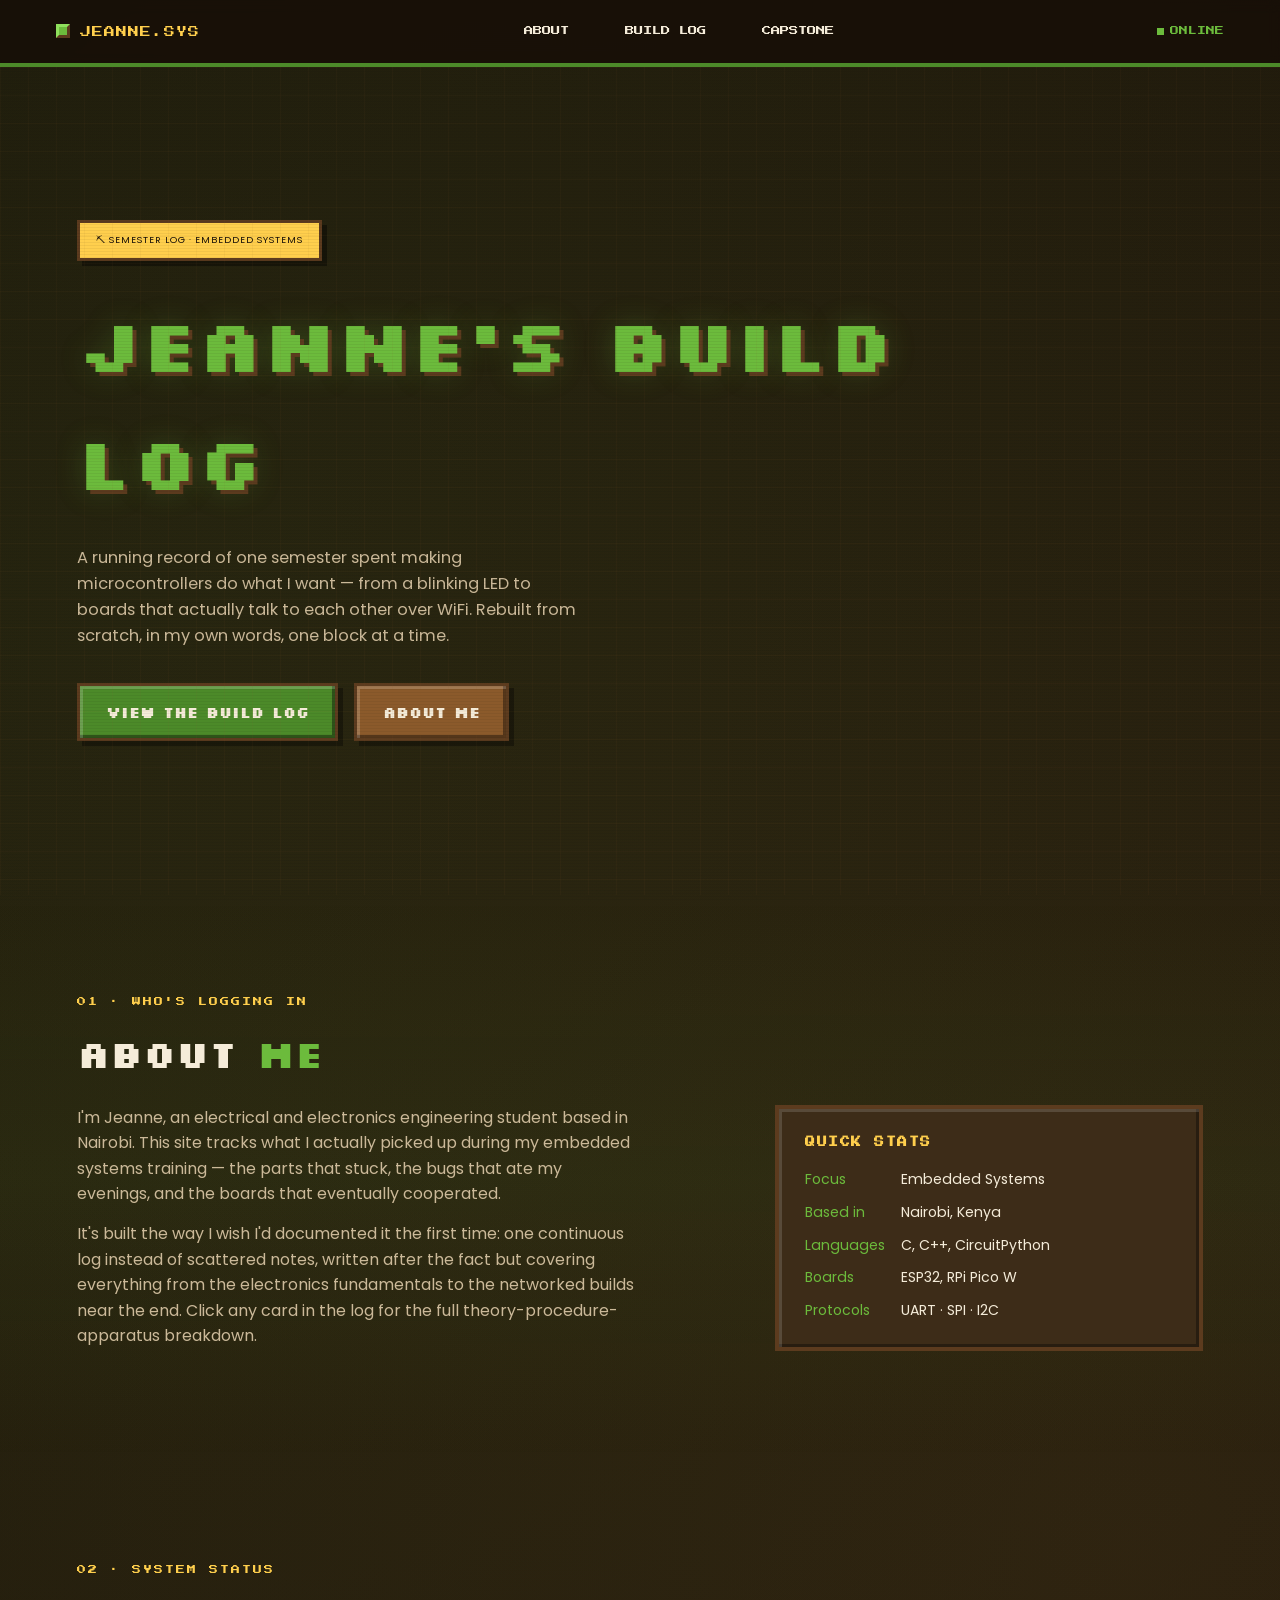
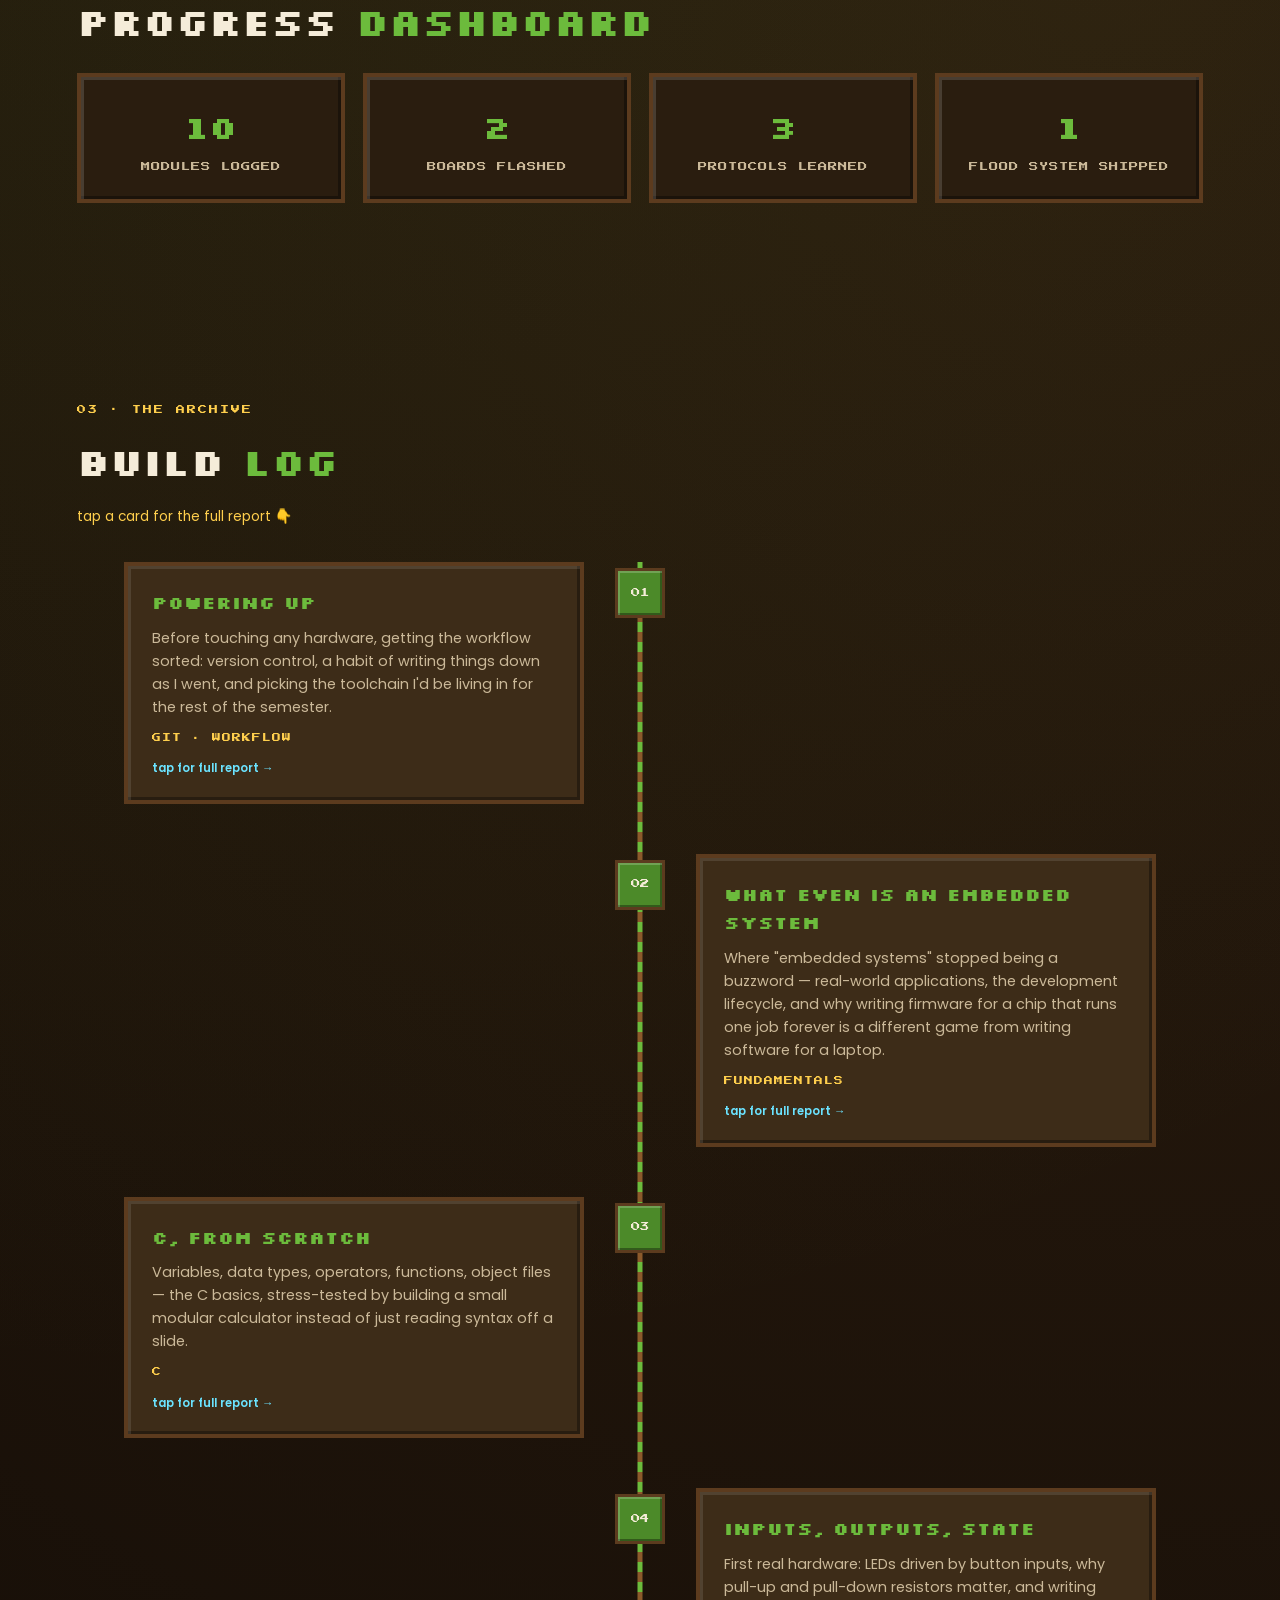
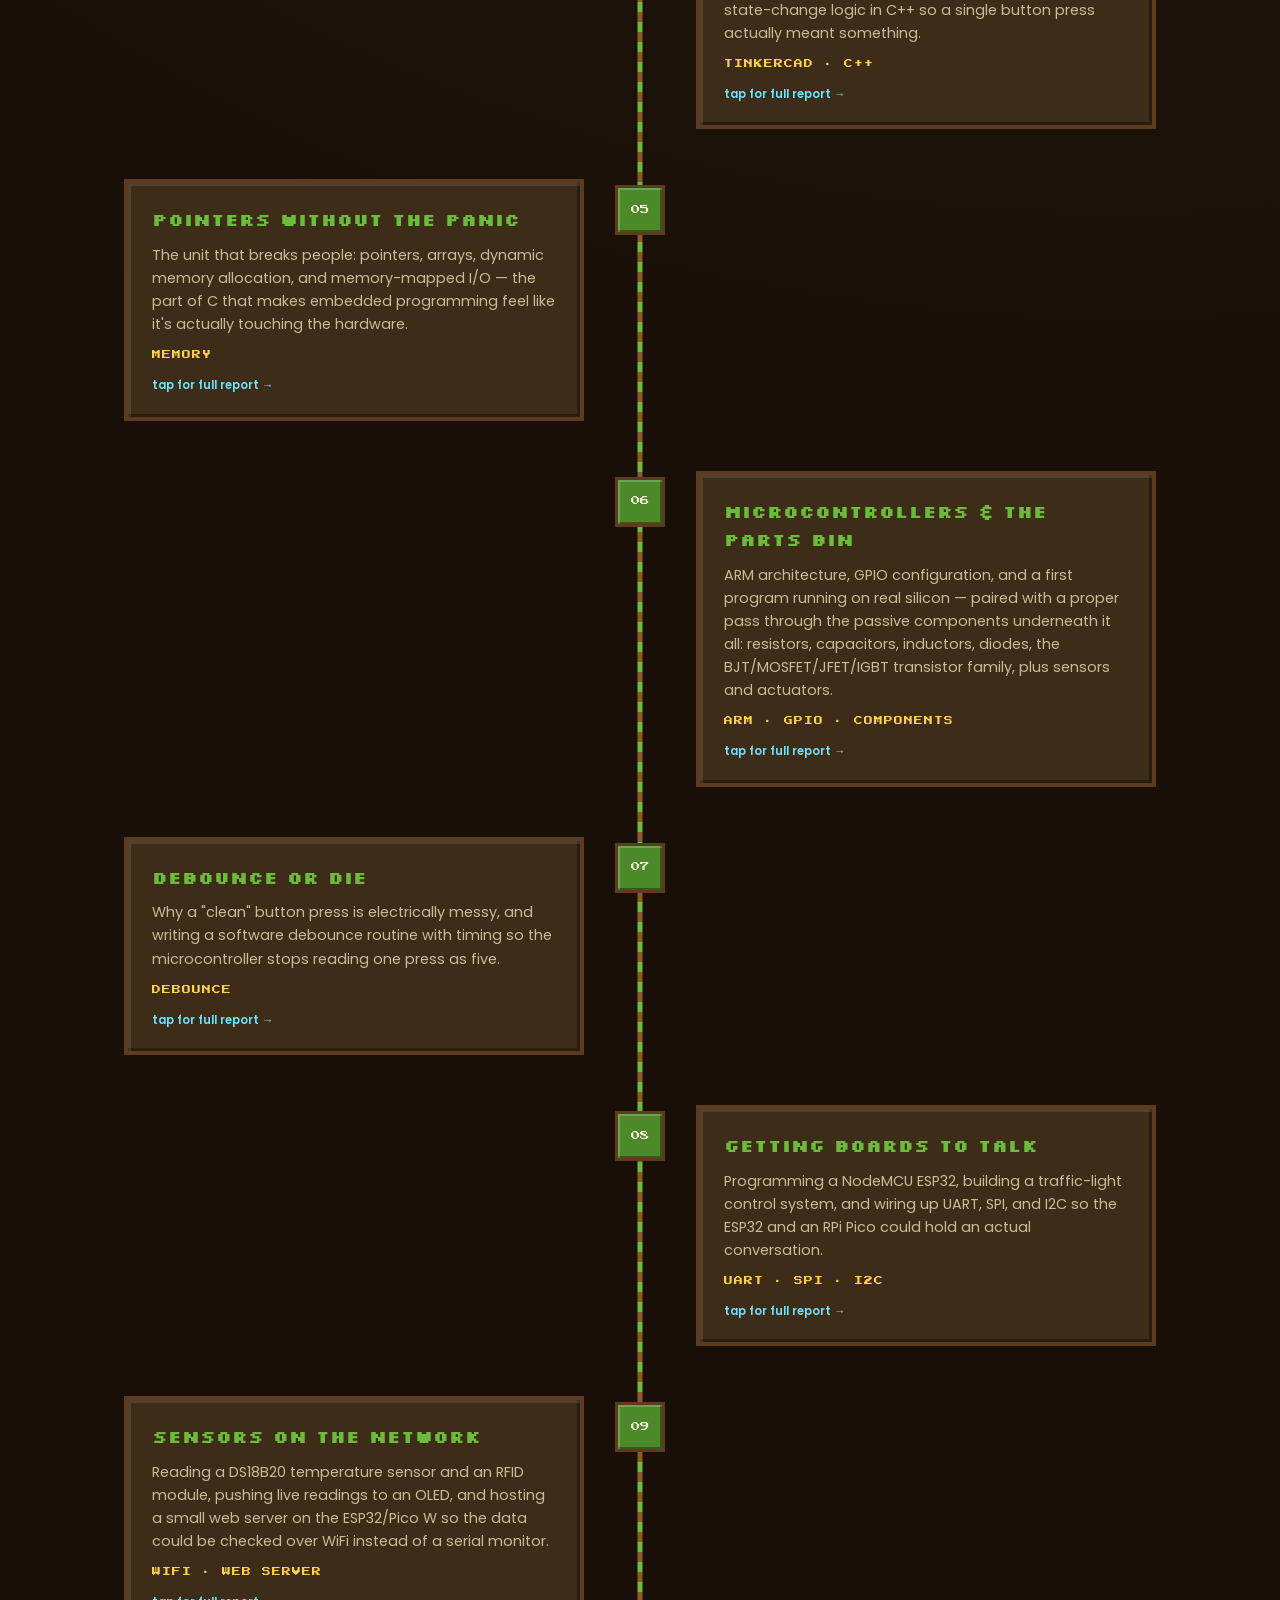
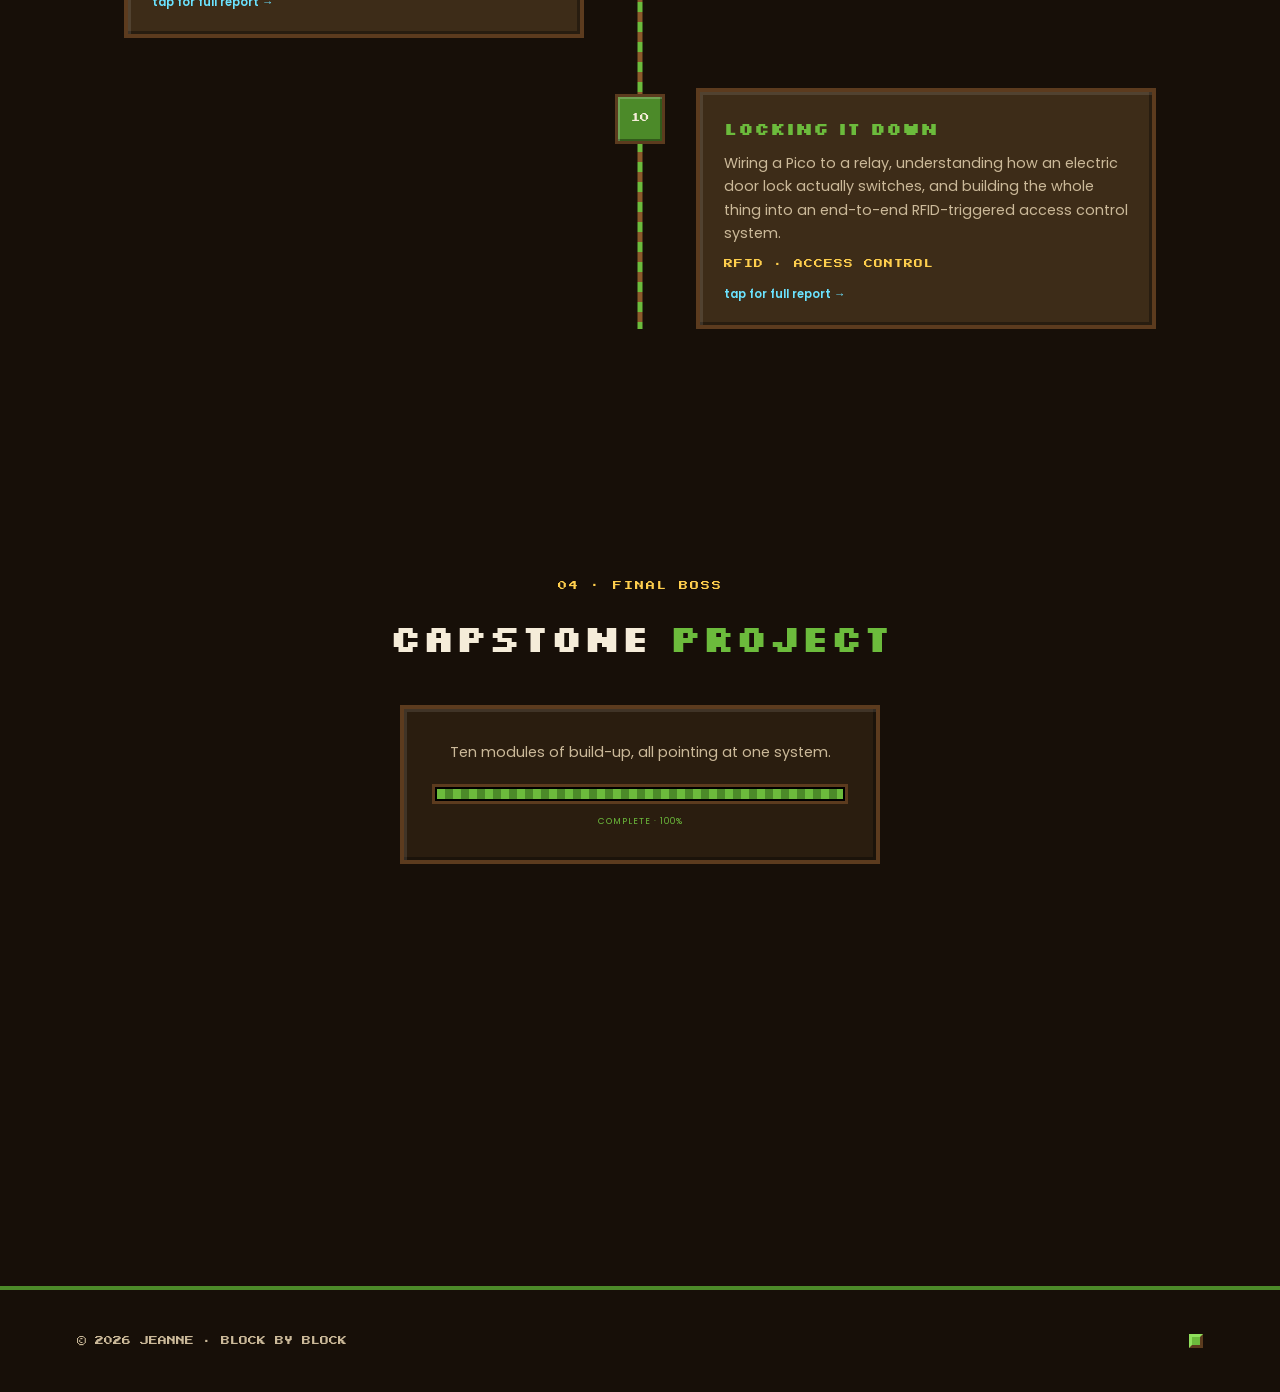
<file: index.html>
<!DOCTYPE html>
<html lang="en">
<head>
<meta charset="UTF-8">
<meta name="viewport" content="width=device-width, initial-scale=1.0">
<title>Jeanne.sys — Embedded Systems Build Log</title>
<link rel="preconnect" href="https://fonts.googleapis.com">
<link rel="preconnect" href="https://fonts.gstatic.com" crossorigin>
<link href="https://fonts.googleapis.com/css2?family=Silkscreen:wght@400;700&family=Press+Start+2P&family=Poppins:wght@400;500;600;700;800&display=swap" rel="stylesheet">
<style>
  :root{
    --bg:#170f08;
    --bg2:#20160c;
    --panel:#3d2c18;
    --panel-dark:#2a1d0f;
    --grass:#6cbb3c;
    --grass-dark:#4c8a29;
    --dirt:#8b5a2b;
    --dirt-dark:#5c3b1e;
    --stone:#9a9a92;
    --gold:#ffcf4d;
    --diamond:#6be3ff;
    --ink:#f5ecd9;
    --muted:#cbb999;
    --line:#5c3b1e;
  }
  *{box-sizing:border-box;margin:0;padding:0;}
  html{scroll-behavior:smooth;}
  body{
    background:
      radial-gradient(circle at 15% 10%, rgba(108,187,60,.10), transparent 42%),
      radial-gradient(circle at 88% 25%, rgba(139,90,43,.18), transparent 46%),
      var(--bg);
    color:var(--ink);
    font-family:'Poppins',sans-serif;
    line-height:1.6;
    overflow-x:hidden;
    image-rendering:pixelated;
  }
  a{color:inherit;text-decoration:none;}
  .pixel{font-family:'Press Start 2P',monospace;}
  .blocky{font-family:'Silkscreen',monospace;font-weight:700;line-height:1.25;}

  .scan{
    position:fixed;inset:0;pointer-events:none;z-index:30;
    background:repeating-linear-gradient(
      0deg, rgba(0,0,0,.05) 0px, rgba(0,0,0,.05) 1px,
      transparent 1px, transparent 3px);
    mix-blend-mode:multiply;
  }

  .sparkles{position:fixed;inset:0;pointer-events:none;z-index:1;overflow:hidden;}
  .spark{
    position:absolute;bottom:-5%;width:8px;height:8px;
    background:var(--grass);opacity:.5;animation:rise linear infinite;
  }
  .spark.gold{background:var(--gold);}
  @keyframes rise{
    0%{transform:translateY(0) rotate(0deg);opacity:0;}
    10%{opacity:.55;}
    90%{opacity:.45;}
    100%{transform:translateY(-115vh) rotate(90deg);opacity:0;}
  }

  /* generic blocky panel bevel, minecraft-GUI style */
  .bevel{
    border:4px solid var(--dirt-dark);
    box-shadow:
      inset 3px 3px 0 rgba(255,255,255,.14),
      inset -3px -3px 0 rgba(0,0,0,.35);
  }

  nav{
    position:sticky;top:0;z-index:40;
    display:flex;align-items:center;justify-content:space-between;
    padding:14px clamp(18px,5vw,56px);
    background:rgba(23,15,8,.85);
    backdrop-filter:blur(6px);
    border-bottom:4px solid var(--grass-dark);
  }
  .brand{display:flex;align-items:center;gap:10px;}
  .block{
    width:14px;height:14px;background:var(--grass);
    border-top:3px solid #8fe05c;border-left:3px solid #8fe05c;
    border-right:3px solid var(--dirt-dark);border-bottom:3px solid var(--dirt-dark);
    animation:pop 2.4s ease-in-out infinite;flex:none;
  }
  @keyframes pop{0%,100%{transform:scale(1);}50%{transform:scale(.8) rotate(8deg);}}
  .brand span{font-size:.68rem;letter-spacing:1px;color:var(--gold);}
  .navlinks{display:flex;gap:clamp(12px,3vw,28px);align-items:center;font-size:.58rem;}
  .navlinks a{padding:8px 12px;border:2px solid transparent;transition:.15s;}
  .navlinks a:hover, .navlinks a:focus-visible{border-color:var(--grass);color:var(--grass);background:rgba(108,187,60,.12);}
  .status{display:flex;align-items:center;gap:6px;font-size:.55rem;color:var(--grass);}
  .dot{width:7px;height:7px;background:var(--grass);animation:blink 1.6s steps(1) infinite;}
  @keyframes blink{0%,49%{opacity:1;}50%,100%{opacity:.25;}}

  .hero{
    min-height:92vh;display:flex;flex-direction:column;justify-content:center;
    padding:80px clamp(20px,6vw,80px);position:relative;
  }
  .hero::before{
    content:"";position:absolute;inset:0;
    background-image:
      linear-gradient(rgba(139,90,43,.06) 1px, transparent 1px),
      linear-gradient(90deg, rgba(139,90,43,.06) 1px, transparent 1px);
    background-size:28px 28px;pointer-events:none;
  }
  .badge{
    display:inline-flex;align-items:center;gap:8px;width:fit-content;
    font-size:.58rem;color:var(--bg);letter-spacing:1px;margin-bottom:24px;
    padding:10px 16px;background:var(--gold);
    border:3px solid var(--dirt-dark);
    box-shadow:5px 5px 0 rgba(0,0,0,.4);
  }
  .hero h1{
    font-family:'Silkscreen',monospace;font-weight:700;
    font-size:clamp(2rem,7vw,4.6rem);
    color:var(--grass);
    text-shadow:4px 4px 0 var(--dirt-dark), 0 0 30px rgba(108,187,60,.25);
    max-width:14ch;
  }
  .hero p.sub{margin-top:24px;max-width:50ch;color:var(--muted);font-size:1.02rem;}
  .hero .ctas{display:flex;gap:16px;margin-top:34px;flex-wrap:wrap;}
  .btn{
    font-family:'Silkscreen',monospace;font-weight:700;font-size:.95rem;
    padding:14px 26px;color:var(--ink);cursor:pointer;
    background:var(--grass-dark);border:3px solid var(--dirt-dark);
    box-shadow:inset 3px 3px 0 rgba(255,255,255,.18), inset -3px -3px 0 rgba(0,0,0,.4), 5px 5px 0 rgba(0,0,0,.35);
    transition:transform .1s;
  }
  .btn:hover{transform:translate(2px,2px);box-shadow:inset 3px 3px 0 rgba(255,255,255,.25), inset -3px -3px 0 rgba(0,0,0,.4), 3px 3px 0 rgba(0,0,0,.35);}
  .btn.alt{background:var(--dirt);}

  section{padding:100px clamp(20px,6vw,80px);position:relative;z-index:2;}
  .kicker{font-size:.56rem;color:var(--gold);letter-spacing:2px;margin-bottom:14px;display:flex;align-items:center;gap:8px;}
  h2.title{font-family:'Silkscreen',monospace;font-weight:700;font-size:clamp(1.6rem,4vw,2.4rem);max-width:18ch;margin-bottom:20px;color:var(--ink);}
  h2.title .hi{color:var(--grass);}

  #about{background:linear-gradient(180deg,transparent,rgba(108,187,60,.05),transparent);}
  .about-grid{display:grid;grid-template-columns:1.2fr .8fr;gap:56px;align-items:start;}
  @media(max-width:820px){.about-grid{grid-template-columns:1fr;}}
  #about p{color:var(--muted);max-width:56ch;margin-bottom:14px;}
  .facts{padding:26px;background:var(--panel);}
  .facts h3{font-size:.62rem;color:var(--gold);letter-spacing:1.5px;margin-bottom:18px;}
  .facts dl{display:grid;grid-template-columns:auto 1fr;gap:10px 16px;font-size:.88rem;}
  .facts dt{color:var(--grass);}
  .facts dd{color:var(--ink);}

  .stat-grid{display:grid;grid-template-columns:repeat(4,1fr);gap:18px;}
  @media(max-width:900px){.stat-grid{grid-template-columns:repeat(2,1fr);}}
  .stat{padding:24px 20px;background:var(--panel-dark);text-align:center;transition:transform .15s;}
  .stat:hover{transform:translateY(-3px);}
  .stat .num{font-family:'Silkscreen',monospace;font-size:2rem;color:var(--grass);font-weight:700;}
  .stat .lbl{font-size:.58rem;color:var(--muted);letter-spacing:1px;margin-top:8px;}

  .hint{font-size:.85rem;color:var(--gold);margin:-6px 0 34px;}

  .timeline{position:relative;margin-top:30px;}
  .timeline::before{
    content:"";position:absolute;left:26px;top:0;bottom:0;width:5px;
    background:repeating-linear-gradient(180deg,var(--grass) 0 10px, var(--dirt) 10px 20px);
  }
  @media(min-width:860px){.timeline::before{left:50%;transform:translateX(-50%);}}
  .entry{position:relative;padding-left:70px;margin-bottom:50px;}
  @media(min-width:860px){
    .entry{width:50%;padding-left:0;padding-right:56px;text-align:right;}
    .entry:nth-child(even){margin-left:50%;padding-right:0;padding-left:56px;text-align:left;}
  }
  .node{
    position:absolute;left:0;top:6px;width:50px;height:50px;
    display:flex;align-items:center;justify-content:center;
    background:var(--grass-dark);border:3px solid var(--dirt-dark);
    box-shadow:inset 2px 2px 0 rgba(255,255,255,.2), inset -2px -2px 0 rgba(0,0,0,.35);
    font-family:'Press Start 2P',monospace;font-size:.58rem;color:var(--ink);
  }
  @media(min-width:860px){
    .node{left:auto;right:-25px;}
    .entry:nth-child(even) .node{right:auto;left:-25px;}
  }
  .card{
    display:inline-block;text-align:left;background:var(--panel);
    border:4px solid var(--dirt-dark);
    box-shadow:inset 3px 3px 0 rgba(255,255,255,.1), inset -3px -3px 0 rgba(0,0,0,.35);
    padding:22px 24px;max-width:460px;cursor:pointer;position:relative;
    transition:transform .15s, box-shadow .15s;
  }
  .card:hover{transform:translateY(-4px);box-shadow:inset 3px 3px 0 rgba(255,255,255,.1), inset -3px -3px 0 rgba(0,0,0,.35), 5px 5px 0 var(--grass-dark);}
  .card h3{font-family:'Silkscreen',monospace;color:var(--grass);font-size:1.12rem;font-weight:700;margin-bottom:10px;}
  .card p{color:var(--muted);font-size:.9rem;}
  .card .stack{margin-top:12px;font-size:.55rem;color:var(--gold);letter-spacing:1px;}
  .card .expand{margin-top:14px;font-size:.72rem;color:var(--diamond);font-weight:600;}

  .modal-wrap{
    position:fixed;inset:0;z-index:60;display:none;
    align-items:center;justify-content:center;padding:24px;
    background:rgba(10,6,3,.78);backdrop-filter:blur(3px);
  }
  .modal-wrap.open{display:flex;}
  .modal{
    max-width:640px;width:100%;max-height:82vh;overflow-y:auto;
    background:var(--panel);border:4px solid var(--dirt-dark);
    box-shadow:inset 3px 3px 0 rgba(255,255,255,.1), inset -3px -3px 0 rgba(0,0,0,.35), 10px 10px 0 rgba(0,0,0,.4);
    padding:34px clamp(22px,5vw,40px);position:relative;text-align:left;
  }
  .modal-close{
    position:absolute;top:16px;right:16px;width:34px;height:34px;
    background:#b23b3b;color:#fff;border:3px solid #6b1f1f;
    font-family:'Press Start 2P',monospace;font-size:.6rem;cursor:pointer;
  }
  .modal .tag{font-size:.55rem;color:var(--diamond);letter-spacing:1.5px;margin-bottom:10px;}
  .modal h3{font-family:'Silkscreen',monospace;font-size:1.5rem;color:var(--grass);margin-bottom:18px;}
  .modal h4{font-size:.66rem;color:var(--gold);letter-spacing:1px;margin:22px 0 8px;}
  .modal h4:first-of-type{margin-top:0;}
  .modal p{color:var(--muted);font-size:.92rem;margin-bottom:6px;}
  .modal ul{margin:0 0 6px 18px;color:var(--muted);font-size:.9rem;}
  .modal li{margin-bottom:4px;}

  #capstone{text-align:center;}
  .loadbox{
    max-width:480px;margin:36px auto 0;padding:32px 28px;background:var(--panel-dark);
    border:4px solid var(--dirt-dark);
    box-shadow:inset 3px 3px 0 rgba(255,255,255,.1), inset -3px -3px 0 rgba(0,0,0,.35);
  }
  .loadbox p{color:var(--muted);font-size:.9rem;margin-bottom:20px;}
  .bar{height:20px;width:100%;border:3px solid var(--dirt-dark);padding:2px;background:#000;}
  .bar-fill{
    height:100%;width:0%;
    background:repeating-linear-gradient(90deg,var(--grass) 0 8px, var(--grass-dark) 8px 16px);
    transition:width 1.8s ease-out;
  }
  .bar-fill.on{width:100%;}
  .loadlabel{margin-top:10px;font-size:.55rem;color:var(--grass);letter-spacing:1px;}
  .final-card{
    max-width:560px;margin:34px auto 0;text-align:left;
    background:var(--panel);border:4px solid var(--gold);
    box-shadow:inset 3px 3px 0 rgba(255,255,255,.1), inset -3px -3px 0 rgba(0,0,0,.35), 8px 8px 0 rgba(0,0,0,.4);
    padding:30px 30px 26px;
    opacity:0;transform:translateY(14px);
    transition:opacity .5s ease .3s, transform .5s ease .3s;
  }
  .final-card.on{opacity:1;transform:translateY(0);}
  .final-card .tag{font-size:.55rem;color:var(--diamond);letter-spacing:1.5px;margin-bottom:12px;}
  .final-card h3{font-family:'Silkscreen',monospace;font-size:1.5rem;color:var(--grass);margin-bottom:12px;font-weight:700;}
  .final-card p{color:var(--muted);font-size:.92rem;}
  .final-card .stack{margin-top:16px;font-size:.55rem;color:var(--gold);letter-spacing:1px;}

  footer{
    padding:44px clamp(20px,6vw,80px);border-top:4px solid var(--grass-dark);
    display:flex;justify-content:space-between;align-items:center;flex-wrap:wrap;gap:14px;
    position:relative;z-index:2;
  }
  footer .pixel{font-size:.55rem;color:var(--muted);}

  /* mascot: generic blocky pixel critter (green/brown), not any specific character */
  #bot{
    position:fixed;bottom:26px;left:-100px;z-index:55;
    width:60px;height:64px;pointer-events:none;
    transition:left 1.1s cubic-bezier(.34,1.56,.64,1), opacity .4s;
    opacity:0;
  }
  #bot.show{opacity:1;pointer-events:auto;}
  #bot .bod{position:relative;width:100%;height:100%;animation:botbob 1.6s steps(2) infinite;}
  @keyframes botbob{0%,100%{transform:translateY(0);}50%{transform:translateY(-6px);}}
  #bot .head{
    width:42px;height:36px;margin:0 auto;background:var(--grass);
    border-top:3px solid #8fe05c;border-left:3px solid #8fe05c;
    border-right:3px solid var(--dirt-dark);border-bottom:3px solid var(--dirt-dark);
    position:relative;
  }
  #bot .eye{position:absolute;top:13px;width:8px;height:8px;background:var(--ink);}
  #bot .eye::after{content:"";position:absolute;top:2px;left:2px;width:4px;height:4px;background:#1b1b1b;}
  #bot .eye.l{left:8px;}#bot .eye.r{right:8px;}
  #bot .torso{
    width:34px;height:22px;margin:2px auto 0;background:var(--dirt);
    border-top:3px solid #a97438;border-left:3px solid #a97438;
    border-right:3px solid var(--dirt-dark);border-bottom:3px solid var(--dirt-dark);
  }
  #bot .bubble{
    position:absolute;bottom:80px;left:50%;transform:translateX(-50%);
    background:var(--gold);color:var(--bg);font-family:'Press Start 2P',monospace;
    font-size:.5rem;padding:8px 10px;white-space:nowrap;
    border:2px solid var(--dirt-dark);box-shadow:3px 3px 0 rgba(0,0,0,.4);
  }
  #bot .bubble::after{
    content:"";position:absolute;bottom:-6px;left:50%;transform:translateX(-50%);
    border-width:6px 6px 0;border-style:solid;border-color:var(--gold) transparent transparent;
  }

  @media (prefers-reduced-motion: reduce){
    *{animation:none !important;transition:none !important;}
    html{scroll-behavior:auto;}
    #bot{display:none;}
  }
</style>
</head>
<body>

<div class="scan"></div>
<div class="sparkles" id="sparkles"></div>

<nav>
  <div class="brand">
    <div class="block"></div>
    <span class="pixel">JEANNE.SYS</span>
  </div>
  <div class="navlinks pixel">
    <a href="#about">ABOUT</a>
    <a href="#log">BUILD LOG</a>
    <a href="#capstone">CAPSTONE</a>
  </div>
  <div class="status pixel"><span class="dot"></span>ONLINE</div>
</nav>

<header class="hero" id="top">
  <div class="badge">⛏ SEMESTER LOG · EMBEDDED SYSTEMS</div>
  <h1>Jeanne's Build Log</h1>
  <p class="sub">A running record of one semester spent making microcontrollers do what I want — from a blinking LED to boards that actually talk to each other over WiFi. Rebuilt from scratch, in my own words, one block at a time.</p>
  <div class="ctas">
    <a class="btn" href="#log">View the build log</a>
    <a class="btn alt" href="#about">About me</a>
  </div>
</header>

<section id="about">
  <div class="kicker pixel">01 · WHO'S LOGGING IN</div>
  <h2 class="title">About <span class="hi">me</span></h2>
  <div class="about-grid">
    <div>
      <p>I'm Jeanne, an electrical and electronics engineering student based in Nairobi. This site tracks what I actually picked up during my embedded systems training — the parts that stuck, the bugs that ate my evenings, and the boards that eventually cooperated.</p>
      <p>It's built the way I wish I'd documented it the first time: one continuous log instead of scattered notes, written after the fact but covering everything from the electronics fundamentals to the networked builds near the end. Click any card in the log for the full theory-procedure-apparatus breakdown.</p>
    </div>
    <div class="facts bevel">
      <h3 class="pixel">QUICK STATS</h3>
      <dl>
        <dt>Focus</dt><dd>Embedded Systems</dd>
        <dt>Based in</dt><dd>Nairobi, Kenya</dd>
        <dt>Languages</dt><dd>C, C++, CircuitPython</dd>
        <dt>Boards</dt><dd>ESP32, RPi Pico W</dd>
        <dt>Protocols</dt><dd>UART · SPI · I2C</dd>
      </dl>
    </div>
  </div>
</section>

<section id="dashboard">
  <div class="kicker pixel">02 · SYSTEM STATUS</div>
  <h2 class="title">Progress <span class="hi">dashboard</span></h2>
  <div class="stat-grid">
    <div class="stat bevel"><div class="num">10</div><div class="lbl pixel">MODULES LOGGED</div></div>
    <div class="stat bevel"><div class="num">2</div><div class="lbl pixel">BOARDS FLASHED</div></div>
    <div class="stat bevel"><div class="num">3</div><div class="lbl pixel">PROTOCOLS LEARNED</div></div>
    <div class="stat bevel"><div class="num">1</div><div class="lbl pixel">FLOOD SYSTEM SHIPPED</div></div>
  </div>
</section>

<section id="log">
  <div class="kicker pixel">03 · THE ARCHIVE</div>
  <h2 class="title">Build <span class="hi">log</span></h2>
  <p class="hint">tap a card for the full report 👇</p>
  <div class="timeline" id="timeline"></div>
</section>

<section id="capstone">
  <div class="kicker pixel" style="justify-content:center;">04 · FINAL BOSS</div>
  <h2 class="title" style="margin-left:auto;margin-right:auto;">Capstone <span class="hi">project</span></h2>
  <div class="loadbox">
    <p>Ten modules of build-up, all pointing at one system.</p>
    <div class="bar"><div class="bar-fill" id="loadfill"></div></div>
    <div class="loadlabel" id="loadlabel">LOADING · 0%</div>
  </div>
  <div class="final-card" id="finalcard">
    <div class="tag pixel">CAPSTONE · URBAN FLOOD MONITORING</div>
    <h3>FloodSentinel</h3>
    <p>An early-warning system for urban flooding. An ESP32 reads water levels off HC-SR04 ultrasonic sensors placed at flood-prone points, and when levels cross a threshold, a SIM800L GSM module fires off alerts — no WiFi or campus network required, just a SIM card and signal.</p>
    <div class="stack pixel">ESP32 · HC-SR04 · SIM800L GSM</div>
  </div>
</section>

<footer>
  <span class="pixel">© <span id="year"></span> JEANNE · BLOCK BY BLOCK</span>
  <div class="block"></div>
</footer>

<div class="modal-wrap" id="modalWrap">
  <div class="modal">
    <button class="modal-close pixel" id="modalClose">X</button>
    <div id="modalBody"></div>
  </div>
</div>

<div id="bot">
  <div class="bubble" id="botBubble">beep boop</div>
  <div class="bod">
    <div class="head"><span class="eye l"></span><span class="eye r"></span></div>
    <div class="torso"></div>
  </div>
</div>

<script>
document.getElementById('year').textContent = new Date().getFullYear();

/* ---------- module data ---------- */
const MODULES = [
  {
    n:1, title:"Powering Up", tag:"GIT · WORKFLOW",
    summary:"Before touching any hardware, getting the workflow sorted: version control, a habit of writing things down as I went, and picking the toolchain I'd be living in for the rest of the semester.",
    theory:"A documentation workflow is really just a small pipeline: write locally, version it, publish it. Keeping logs as plain text files under version control means every change is tracked and nothing gets lost to a crashed laptop.",
    procedure:["Set up a local repository and a folder structure for weekly entries","Wrote entries as plain text/markdown as I went","Committed and pushed changes to keep a running history","Connected the repository to a live hosting pipeline so updates show up automatically"],
    apparatus:["Git","Text editor","Static hosting pipeline"]
  },
  {
    n:2, title:"What Even Is an Embedded System", tag:"FUNDAMENTALS",
    summary:"Where \"embedded systems\" stopped being a buzzword — real-world applications, the development lifecycle, and why writing firmware for a chip that runs one job forever is a different game from writing software for a laptop.",
    theory:"An embedded system is a combination of hardware and software built into a larger device to perform one or a few dedicated functions, unlike a general-purpose computer. The development lifecycle runs from requirements, through design and implementation, to testing, deployment, and maintenance — but on hardware, testing and deployment carry extra weight since bugs can mean physical damage.",
    procedure:["Reviewed real-world embedded examples across appliances, vehicles, and industrial systems","Mapped each stage of the development lifecycle to a concrete project scenario","Compared firmware constraints against general application software"],
    apparatus:["Lecture notes","Case studies"]
  },
  {
    n:3, title:"C, From Scratch", tag:"C",
    summary:"Variables, data types, operators, functions, object files — the C basics, stress-tested by building a small modular calculator instead of just reading syntax off a slide.",
    theory:"C represents data through typed variables, and operators combine those values arithmetically, logically, or for comparison. Functions let logic be broken into reusable, testable blocks, and compilation turns each source file into an object file before linking produces the final executable.",
    procedure:["Declared variables across the core C data types and tested operator behaviour","Wrote separate functions to compute area and perimeter for several shapes","Compiled each file into an object file and linked them into one program","Tested the calculator against a range of inputs"],
    apparatus:["GCC compiler","Text editor","Terminal"]
  },
  {
    n:4, title:"Inputs, Outputs, State", tag:"TINKERCAD · C++",
    summary:"First real hardware: LEDs driven by button inputs, why pull-up and pull-down resistors matter, and writing state-change logic in C++ so a single button press actually meant something.",
    theory:"A digital input pin with nothing else attached will 'float' and read noise rather than a clean HIGH or LOW. A pull-up or pull-down resistor fixes the pin to a known default state so a button press reads as a clear, deliberate change. Detecting the transition itself — state-change, not just level — means an action fires once per press instead of continuously while held.",
    procedure:["Wired a push button with a pull-up resistor to a digital input pin","Wired an LED with a current-limiting resistor to a digital output","Wrote C++ logic to detect the state change on the button","Simulated the circuit and verified the LED toggled correctly on each press"],
    apparatus:["TinkerCAD simulator","Push button","LED","Resistors","Microcontroller (simulated)"]
  },
  {
    n:5, title:"Pointers Without the Panic", tag:"MEMORY",
    summary:"The unit that breaks people: pointers, arrays, dynamic memory allocation, and memory-mapped I/O — the part of C that makes embedded programming feel like it's actually touching the hardware.",
    theory:"A pointer stores a memory address rather than a value, which allows indirect access to and modification of data — including data inside arrays, which are really just contiguous blocks of addressed memory. Dynamic memory allocation requests memory at runtime instead of fixing it at compile time. Memory-mapped I/O takes this further: a peripheral's control registers are mapped into the same address space as regular memory, so the CPU can control hardware with ordinary read/write instructions.",
    procedure:["Practiced pointer arithmetic and traversed arrays using pointers","Allocated memory dynamically at runtime and freed it afterward","Looked up a microcontroller's register map to see how peripherals sit in the address space"],
    apparatus:["GCC/compiler","Microcontroller register map reference"]
  },
  {
    n:6, title:"Microcontrollers & the Parts Bin", tag:"ARM · GPIO · COMPONENTS",
    summary:"ARM architecture, GPIO configuration, and a first program running on real silicon — paired with a proper pass through the passive components underneath it all: resistors, capacitors, inductors, diodes, the BJT/MOSFET/JFET/IGBT transistor family, plus sensors and actuators.",
    theory:"An ARM-based microcontroller packs a processor core, memory, and peripherals onto one chip, with GPIO pins individually configurable as input or output through their registers. Underneath that: resistors limit current and set voltage levels, capacitors store energy and filter signals, inductors store energy in a magnetic field, and diodes/transistors control the direction and switching of current — BJTs are current-controlled, MOSFETs and JFETs are voltage-controlled, and IGBTs combine both for high-power switching. Sensors convert a physical signal into an electrical one; actuators do the reverse.",
    procedure:["Configured GPIO registers directly to blink an onboard LED","Took inventory of resistors, capacitors, inductors, diodes, and transistor types on hand","Tested basic switching behaviour of a BJT and a MOSFET on a breadboard","Catalogued available sensors and actuators for later modules"],
    apparatus:["ARM-based development board","Breadboard","Multimeter","Resistor/capacitor/transistor assortment"]
  },
  {
    n:7, title:"Debounce or Die", tag:"DEBOUNCE",
    summary:"Why a \"clean\" button press is electrically messy, and writing a software debounce routine with timing so the microcontroller stops reading one press as five.",
    theory:"A mechanical switch's contacts physically bounce for a few milliseconds before settling, so a microcontroller sampling fast enough registers several rapid transitions from a single press. Software debouncing ignores any further state changes for a short window after the first detected transition, so only the intended press is counted.",
    procedure:["Wrote a debounce routine in Python using a timing module to track the last valid press","Tested it against a button's raw, un-debounced signal to see the multi-press glitch","Applied the debounce window and confirmed each physical press now registered exactly once"],
    apparatus:["Push button","Microcontroller (RPi Pico class)","Python/CircuitPython environment"]
  },
  {
    n:8, title:"Getting Boards to Talk", tag:"UART · SPI · I2C",
    summary:"Programming a NodeMCU ESP32, building a traffic-light control system, and wiring up UART, SPI, and I2C so the ESP32 and an RPi Pico could hold an actual conversation.",
    theory:"UART is asynchronous point-to-point serial communication with no shared clock line. SPI uses a shared clock plus separate data lines for fast, full-duplex communication with one or more devices. I2C uses just two shared lines — clock and data — with device addressing, trading raw speed for far fewer pins. Which one to use comes down to required speed, distance, and how many devices need to share the bus.",
    procedure:["Programmed a NodeMCU ESP32 to run a timed traffic-light state sequence","Set up a UART link between the ESP32 and an RPi Pico and exchanged simple messages","Repeated the exchange over SPI, then over I2C, to compare wiring and behaviour"],
    apparatus:["NodeMCU ESP32","RPi Pico","LEDs","Jumper wires","Serial monitor"]
  },
  {
    n:9, title:"Sensors on the Network", tag:"WIFI · WEB SERVER",
    summary:"Reading a DS18B20 temperature sensor and an RFID module, pushing live readings to an OLED, and hosting a small web server on the ESP32/Pico W so the data could be checked over WiFi instead of a serial monitor.",
    theory:"The DS18B20 reports temperature digitally over a single-wire protocol, skipping the need for a separate analog-to-digital conversion step. An RFID reader communicates with a tag over short-range radio to read back a unique ID. Hosting a lightweight web server directly on the microcontroller means a browser on the same network can request live sensor data at a local IP address, instead of relying on a wired serial connection.",
    procedure:["Wired the DS18B20 sensor and an RFID reader to the board","Displayed live sensor readings on an OLED screen","Wrote a small server so the board served that data at a local address over WiFi","Verified the readings from a browser on the same network"],
    apparatus:["DS18B20 sensor","RFID reader","OLED display","ESP32 / Pico W","WiFi network"]
  },
  {
    n:10, title:"Locking It Down", tag:"RFID · ACCESS CONTROL",
    summary:"Wiring a Pico to a relay, understanding how an electric door lock actually switches, and building the whole thing into an end-to-end RFID-triggered access control system.",
    theory:"A relay lets a low-power microcontroller output safely switch a much higher-power circuit — like an electric door lock's coil — by isolating the control side from the load side. Layering RFID on top means the system only fires the relay after comparing a scanned tag's ID against an authorized list, turning a simple switch into an authenticated access point.",
    procedure:["Wired the RPi Pico to a relay module controlling a lock mechanism","Integrated the RFID reader from the previous module","Wrote logic to trigger the relay only when a recognized tag was presented","Tested the full access-control flow end to end"],
    apparatus:["RPi Pico","Relay module","RFID reader and tags","Electric door lock (or lock-simulating LED)","Power supply"]
  },
];

/* ---------- render timeline ---------- */
const tl = document.getElementById('timeline');
MODULES.forEach(m=>{
  const entry = document.createElement('div');
  entry.className='entry';
  entry.innerHTML = `
    <div class="node">${String(m.n).padStart(2,'0')}</div>
    <div class="card" data-n="${m.n}">
      <h3>${m.title}</h3>
      <p>${m.summary}</p>
      <div class="stack pixel">${m.tag}</div>
      <div class="expand">tap for full report →</div>
    </div>`;
  tl.appendChild(entry);
});

/* ---------- modal ---------- */
const wrap = document.getElementById('modalWrap');
const body = document.getElementById('modalBody');
function openModal(n){
  const m = MODULES.find(x=>x.n===n);
  body.innerHTML = `
    <div class="tag pixel">MODULE ${String(m.n).padStart(2,'0')} · ${m.tag}</div>
    <h3>${m.title}</h3>
    <h4 class="pixel">THEORY</h4>
    <p>${m.theory}</p>
    <h4 class="pixel">PROCEDURE</h4>
    <ul>${m.procedure.map(s=>`<li>${s}</li>`).join('')}</ul>
    <h4 class="pixel">APPARATUS USED</h4>
    <ul>${m.apparatus.map(s=>`<li>${s}</li>`).join('')}</ul>
  `;
  wrap.classList.add('open');
}
tl.addEventListener('click', e=>{
  const card = e.target.closest('.card');
  if(card) openModal(Number(card.dataset.n));
});
document.getElementById('modalClose').addEventListener('click', ()=>wrap.classList.remove('open'));
wrap.addEventListener('click', e=>{ if(e.target===wrap) wrap.classList.remove('open'); });
document.addEventListener('keydown', e=>{ if(e.key==='Escape') wrap.classList.remove('open'); });

/* ---------- capstone reveal ---------- */
const fill = document.getElementById('loadfill');
const label = document.getElementById('loadlabel');
const finalCard = document.getElementById('finalcard');
const io = new IntersectionObserver((entries)=>{
  entries.forEach(e=>{
    if(e.isIntersecting){
      fill.classList.add('on');
      label.textContent = 'COMPLETE · 100%';
      setTimeout(()=>finalCard.classList.add('on'), 1600);
      io.disconnect();
    }
  });
}, {threshold:.4});
io.observe(document.getElementById('capstone'));

/* ---------- floating particle field ---------- */
const sparkField = document.getElementById('sparkles');
for(let i=0;i<14;i++){
  const s = document.createElement('div');
  s.className='spark' + (Math.random()>.6 ? ' gold':'');
  s.style.left = Math.random()*100+'vw';
  s.style.animationDuration = (11+Math.random()*15)+'s';
  s.style.animationDelay = (Math.random()*14)+'s';
  s.style.width = s.style.height = (5+Math.random()*5)+'px';
  sparkField.appendChild(s);
}

/* ---------- mascot ---------- */
const bot = document.getElementById('bot');
const botBubble = document.getElementById('botBubble');
const lines = [
  "block placed","mined 3 pixels today","xp +10","brb crafting",
  "stay blocky~","loot secured","dirt to diamonds","respawn set",
  "01100010 blocky","chunk loaded"
];
function popBot(){
  if(document.hidden) return scheduleBot();
  const maxLeft = window.innerWidth - 90;
  bot.style.left = Math.max(10, Math.random()*maxLeft) + 'px';
  botBubble.textContent = lines[Math.floor(Math.random()*lines.length)];
  bot.classList.add('show');
  setTimeout(()=>{ bot.classList.remove('show'); bot.style.left='-100px'; }, 4200);
  scheduleBot();
}
function scheduleBot(){
  setTimeout(popBot, 14000 + Math.random()*16000);
}
scheduleBot();
bot.addEventListener('click', ()=>{
  botBubble.textContent = lines[Math.floor(Math.random()*lines.length)];
});
</script>

</body>
</html>
</file>
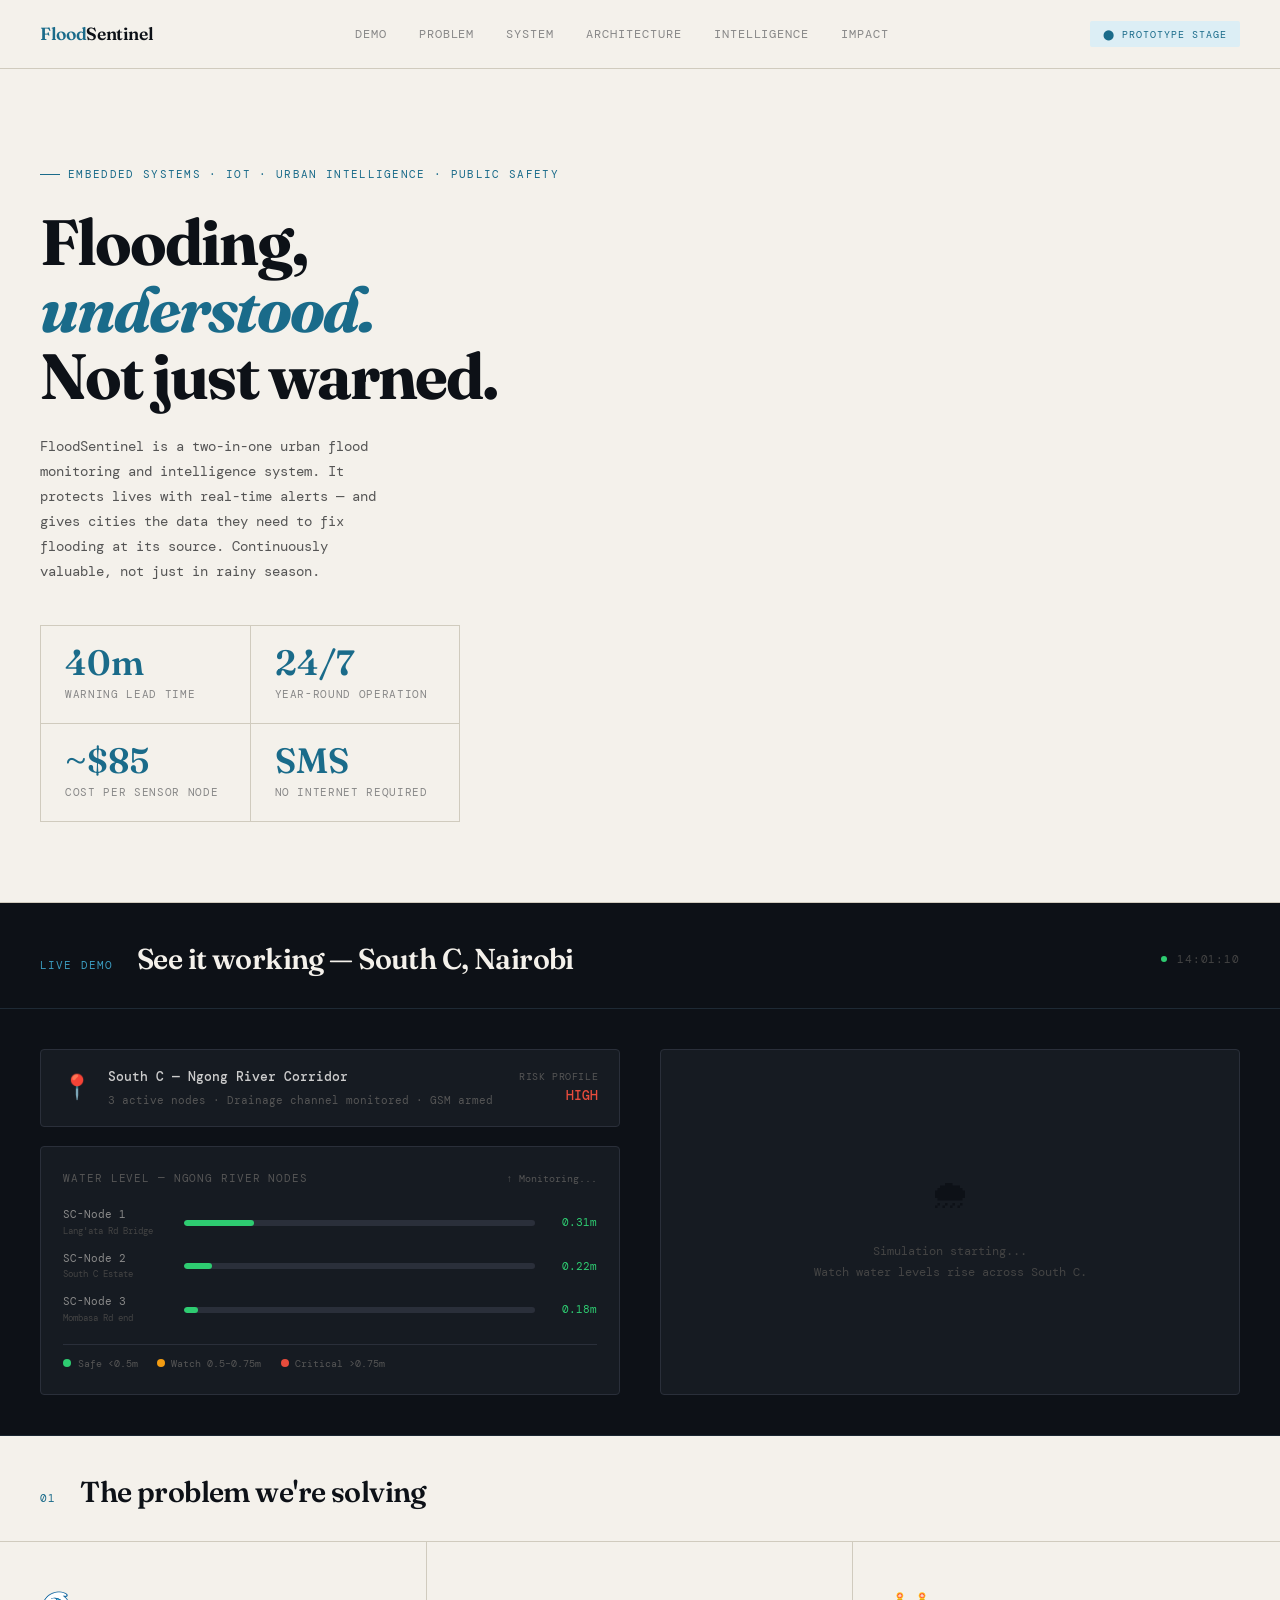
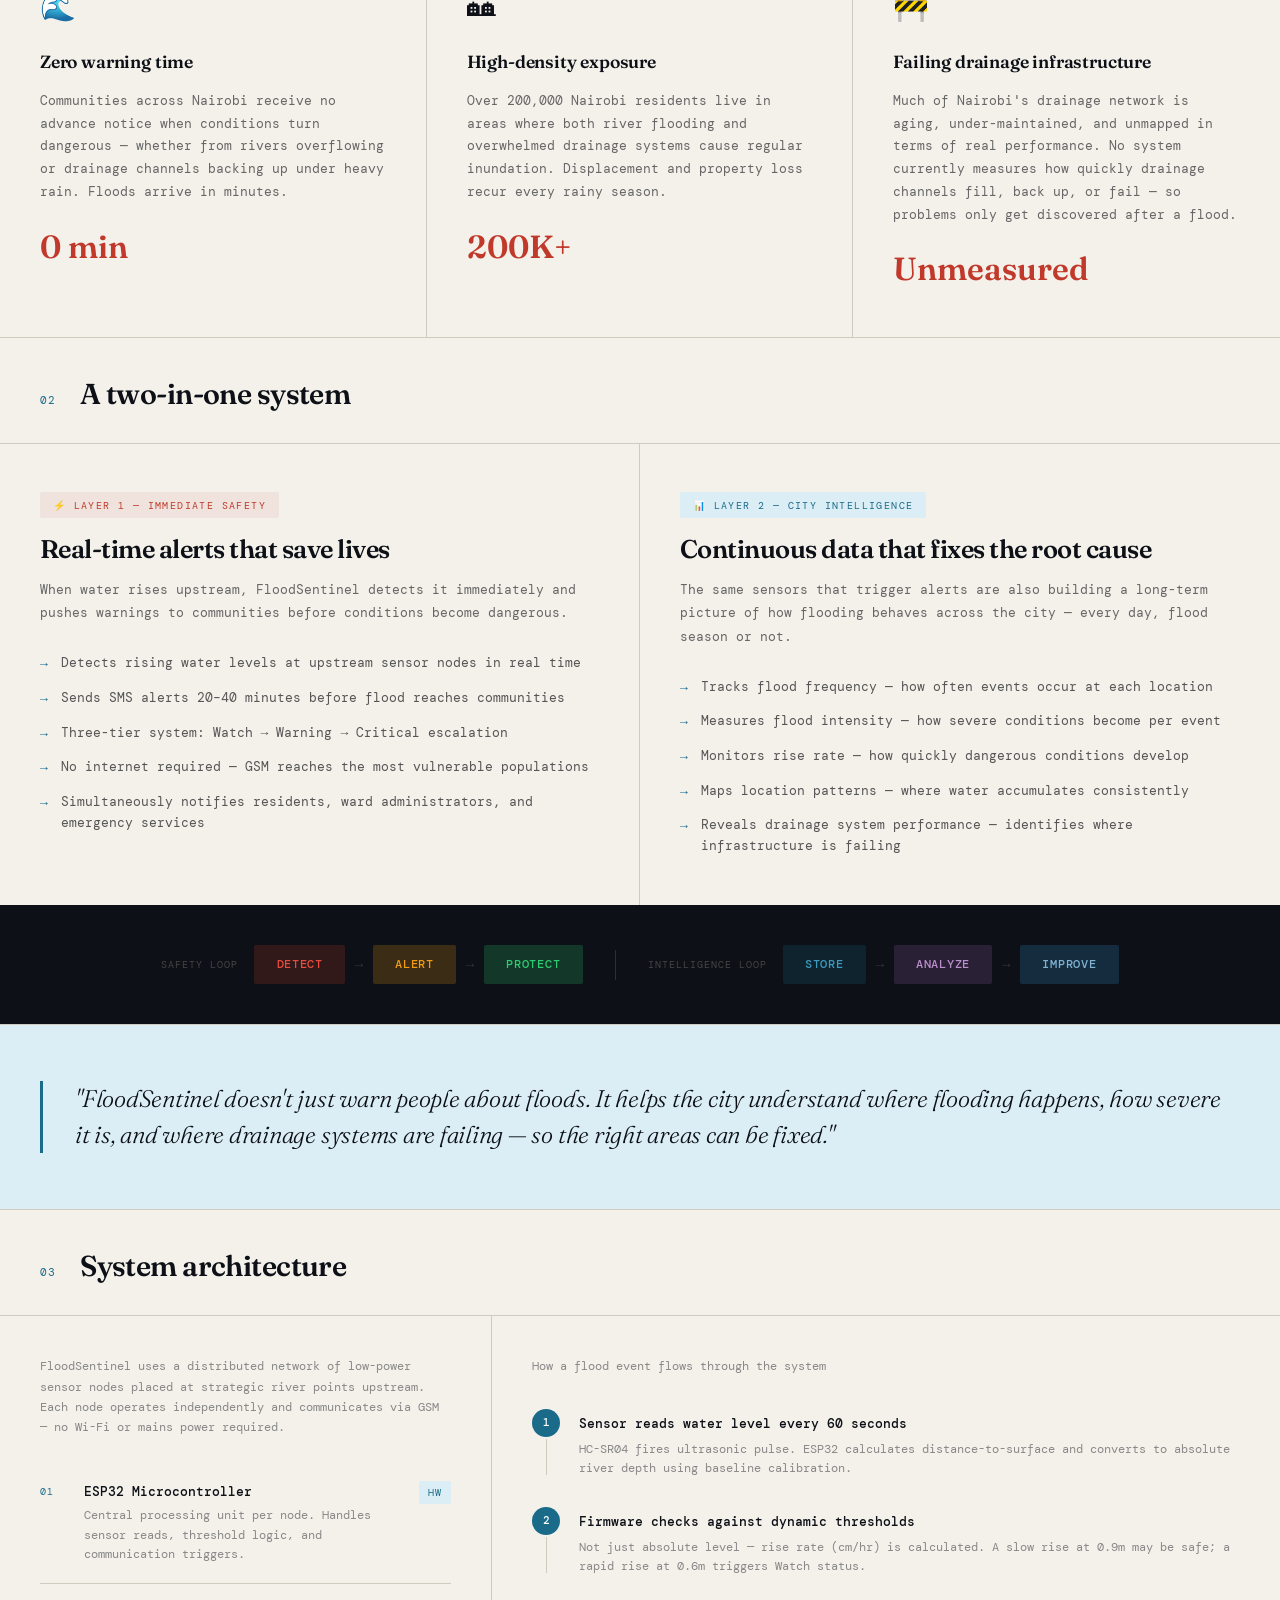
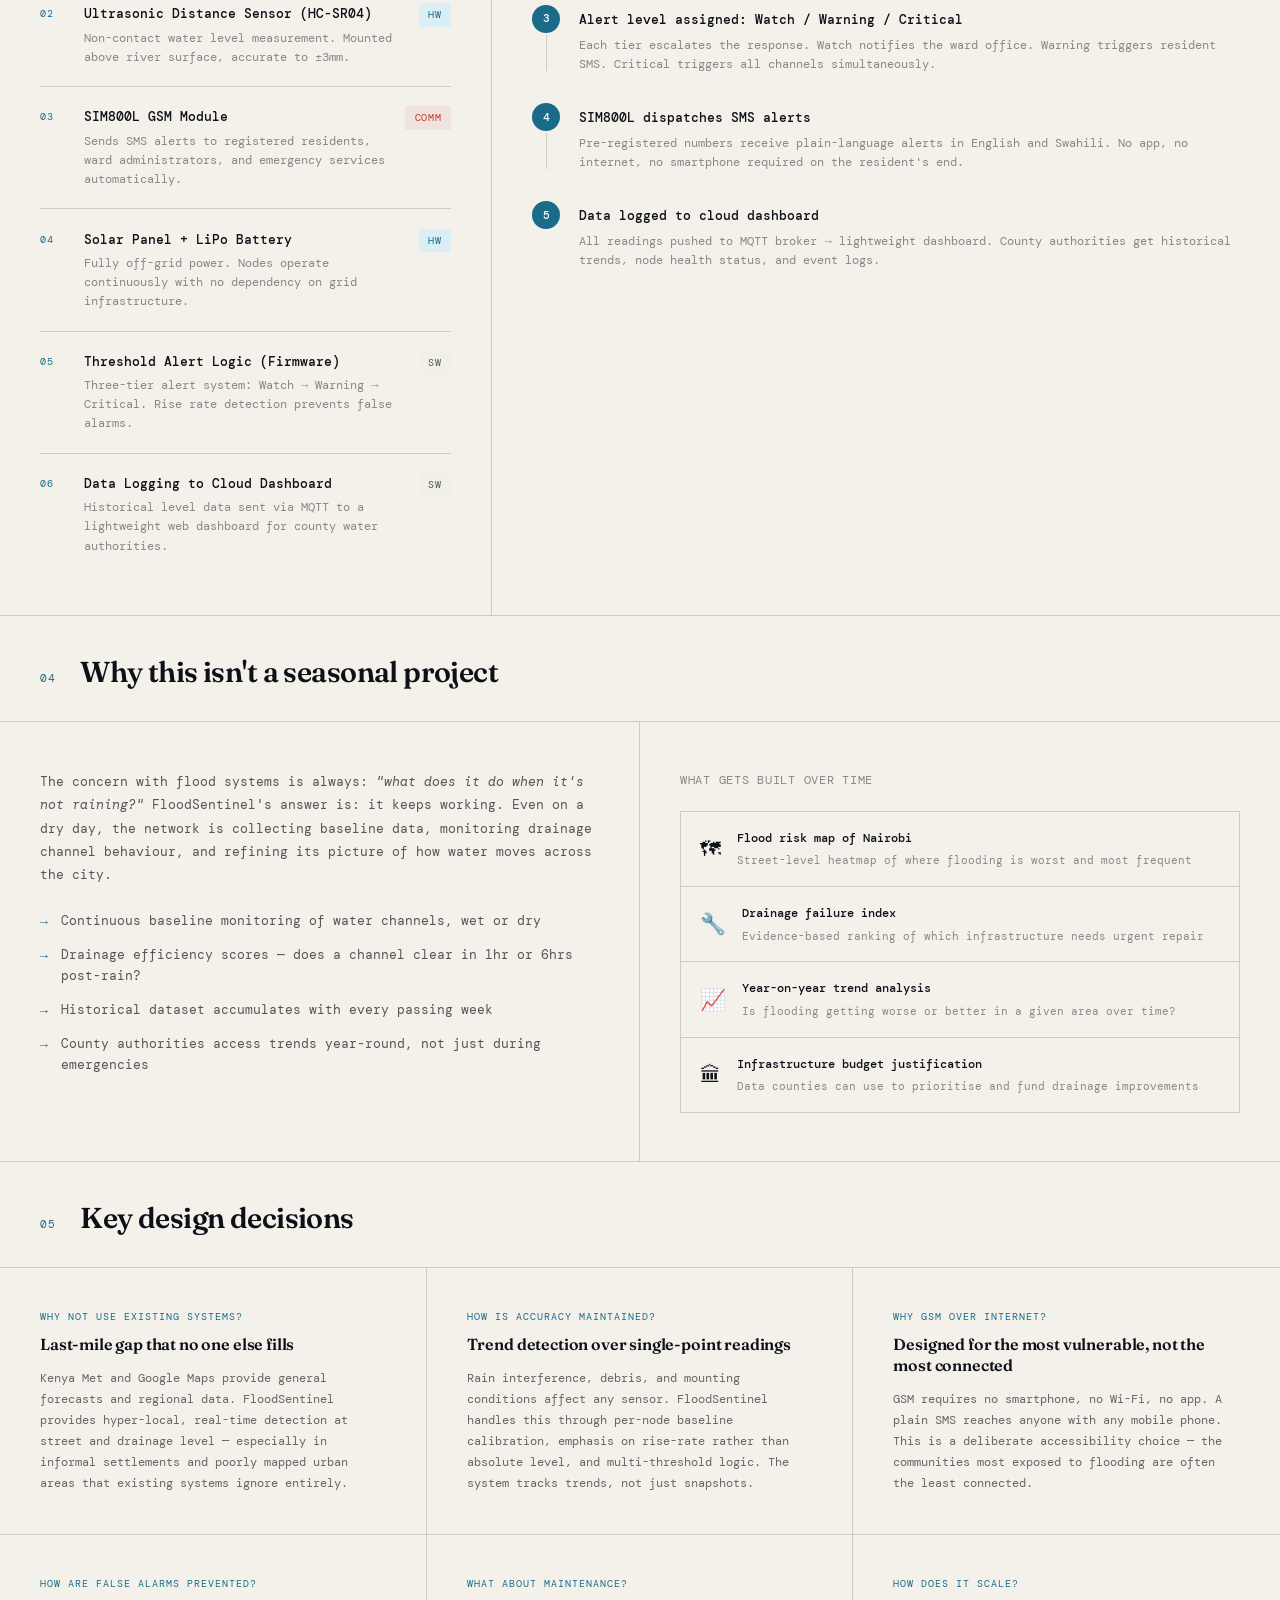
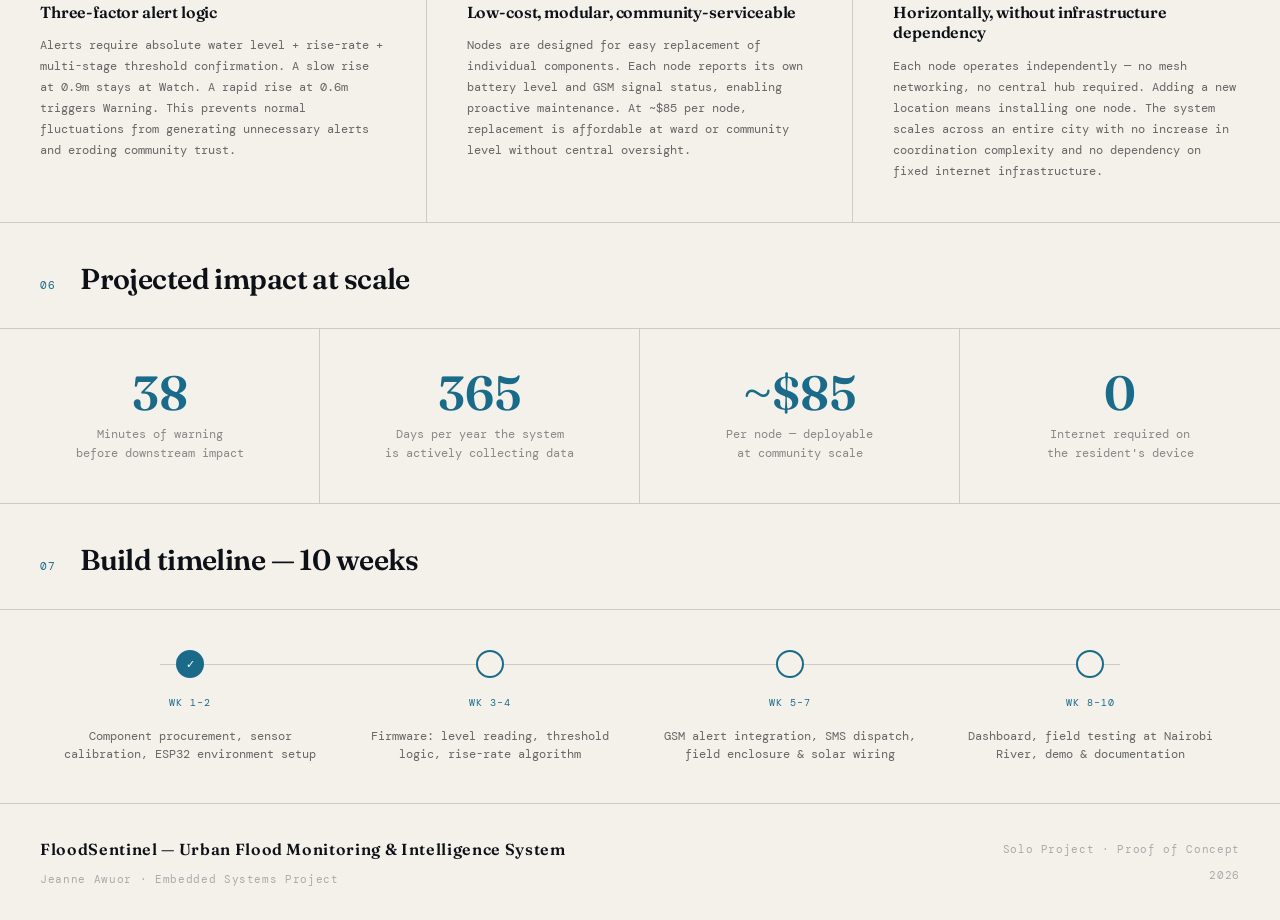
<file: flood-warning(4).html>
<!DOCTYPE html>
<html lang="en">
<head>
<meta charset="UTF-8">
<meta name="viewport" content="width=device-width, initial-scale=1.0">
<title>FloodSentinel — Urban Flood Monitoring & Intelligence System</title>
<link href="https://fonts.googleapis.com/css2?family=DM+Mono:wght@300;400;500&family=Fraunces:ital,opsz,wght@0,9..144,300;0,9..144,600;0,9..144,700;1,9..144,300&display=swap" rel="stylesheet">
<style>
  :root {
    --ink: #0d1117;
    --paper: #f4f1eb;
    --water: #1a6b8a;
    --water-light: #3b9bbf;
    --water-pale: #dceef5;
    --alert: #c0392b;
    --alert-pale: #fdecea;
    --safe: #1a7a4a;
    --rule: #d0cbbe;
    --mono: 'DM Mono', monospace;
    --serif: 'Fraunces', serif;
  }

  * { margin: 0; padding: 0; box-sizing: border-box; }

  html { scroll-behavior: smooth; }

  body {
    background: var(--paper);
    color: var(--ink);
    font-family: var(--mono);
    font-size: 14px;
    line-height: 1.7;
    overflow-x: hidden;
  }

  /* ── HEADER ── */
  header {
    border-bottom: 1px solid var(--rule);
    padding: 1.2rem 2.5rem;
    display: flex;
    justify-content: space-between;
    align-items: center;
    position: sticky;
    top: 0;
    background: var(--paper);
    z-index: 100;
  }

  .logo {
    font-family: var(--serif);
    font-size: 1.1rem;
    font-weight: 600;
    letter-spacing: -0.02em;
    color: var(--water);
  }

  .logo span { color: var(--ink); }

  nav {
    display: flex;
    gap: 2rem;
    font-size: 12px;
    letter-spacing: 0.08em;
    text-transform: uppercase;
    color: #888;
  }

  nav a { text-decoration: none; color: inherit; transition: color 0.2s; }
  nav a:hover { color: var(--water); }

  /* ── HERO ── */
  .hero {
    border-bottom: 1px solid var(--rule);
  }

  .hero-left {
    padding: 6rem 2.5rem 5rem;
    display: flex;
    flex-direction: column;
    max-width: 700px;
  }

  .project-tag {
    font-size: 11px;
    letter-spacing: 0.12em;
    text-transform: uppercase;
    color: var(--water);
    margin-bottom: 1.5rem;
    display: flex;
    align-items: center;
    gap: 0.5rem;
  }

  .project-tag::before {
    content: '';
    display: inline-block;
    width: 20px;
    height: 1px;
    background: var(--water);
  }

  h1 {
    font-family: var(--serif);
    font-size: clamp(2.8rem, 5vw, 4.2rem);
    font-weight: 700;
    line-height: 1.05;
    letter-spacing: -0.03em;
    margin-bottom: 1.5rem;
    color: var(--ink);
  }

  h1 em {
    font-style: italic;
    color: var(--water);
  }

  .hero-desc {
    font-size: 14px;
    color: #555;
    max-width: 42ch;
    margin-bottom: 2.5rem;
    line-height: 1.8;
  }

  .hero-stats {
    display: grid;
    grid-template-columns: 1fr 1fr;
    gap: 1px;
    background: var(--rule);
    border: 1px solid var(--rule);
    margin-top: auto;
    max-width: 420px;
  }

  .stat {
    background: var(--paper);
    padding: 1.2rem 1.5rem;
  }

  .stat-num {
    font-family: var(--serif);
    font-size: 2.2rem;
    font-weight: 600;
    color: var(--water);
    line-height: 1;
    margin-bottom: 0.3rem;
  }

  .stat-label {
    font-size: 11px;
    letter-spacing: 0.06em;
    text-transform: uppercase;
    color: #888;
  }

  /* ── SIM SECTION ── */
  .sim-section {
    background: var(--ink);
    border-bottom: 1px solid var(--rule);
    padding: 3.5rem 2.5rem;
  }

  .sim-section-inner {
    display: grid;
    grid-template-columns: 1fr 1fr;
    gap: 2rem;
    max-width: 1200px;
    margin: 0 auto;
  }

  .sim-col {
    display: flex;
    flex-direction: column;
    gap: 1.2rem;
  }

  .sim-label {
    font-size: 10px;
    letter-spacing: 0.14em;
    text-transform: uppercase;
    color: #555;
    display: flex;
    align-items: center;
    gap: 0.6rem;
  }

  .sim-label .dot {
    width: 6px; height: 6px;
    border-radius: 50%;
    background: #2ecc71;
    animation: pulse 2s ease-in-out infinite;
  }

  @keyframes pulse {
    0%, 100% { opacity: 1; transform: scale(1); }
    50% { opacity: 0.4; transform: scale(0.8); }
  }

  .river-viz {
    background: #161b22;
    border: 1px solid #2a2f3a;
    border-radius: 4px;
    padding: 1.5rem;
    flex: 1;
    display: flex;
    flex-direction: column;
    gap: 1.2rem;
  }

  .river-label {
    font-size: 11px;
    color: #555;
    letter-spacing: 0.08em;
    text-transform: uppercase;
  }

  .level-bar-wrap {
    display: flex;
    flex-direction: column;
    gap: 0.8rem;
  }

  .level-row {
    display: flex;
    align-items: center;
    gap: 1rem;
  }

  .level-name {
    font-size: 11px;
    color: #888;
    width: 80px;
    flex-shrink: 0;
  }

  .level-track {
    flex: 1;
    height: 6px;
    background: #2a2f3a;
    border-radius: 3px;
    overflow: hidden;
  }

  .level-fill {
    height: 100%;
    border-radius: 3px;
    transition: width 1.5s ease;
  }

  .level-fill.safe { background: #2ecc71; }
  .level-fill.warn { background: #f39c12; }
  .level-fill.danger { background: var(--alert); animation: flicker 1s ease-in-out infinite; }

  @keyframes flicker {
    0%, 100% { opacity: 1; }
    50% { opacity: 0.6; }
  }

  .level-val {
    font-size: 11px;
    color: #555;
    width: 40px;
    text-align: right;
    flex-shrink: 0;
  }

  .alert-box {
    background: rgba(192,57,43,0.12);
    border: 1px solid rgba(192,57,43,0.3);
    border-radius: 4px;
    padding: 1rem 1.2rem;
    display: flex;
    gap: 0.8rem;
    align-items: flex-start;
    animation: fadeSlide 0.5s ease forwards;
  }

  @keyframes fadeSlide {
    from { opacity: 0; transform: translateY(6px); }
    to { opacity: 1; transform: translateY(0); }
  }

  .alert-icon {
    font-size: 14px;
    flex-shrink: 0;
    margin-top: 1px;
  }

  .alert-text {
    font-size: 11px;
    color: #e74c3c;
    line-height: 1.6;
  }

  .alert-text strong {
    display: block;
    font-size: 12px;
    margin-bottom: 0.2rem;
    letter-spacing: 0.04em;
  }

  .sms-feed {
    display: flex;
    flex-direction: column;
    gap: 0.6rem;
  }

  .sms-item {
    background: #161b22;
    border: 1px solid #2a2f3a;
    border-radius: 4px;
    padding: 0.8rem 1rem;
    font-size: 11px;
    color: #888;
    display: flex;
    gap: 0.8rem;
    opacity: 0;
    animation: fadeSlide 0.4s ease forwards;
  }

  .sms-item:nth-child(1) { animation-delay: 0.3s; }
  .sms-item:nth-child(2) { animation-delay: 0.9s; }
  .sms-item:nth-child(3) { animation-delay: 1.5s; }

  .sms-time { color: #555; flex-shrink: 0; }
  .sms-msg { color: #ccc; }

  /* ── SECTION SHARED ── */
  section {
    border-bottom: 1px solid var(--rule);
  }

  .section-header {
    padding: 2rem 2.5rem 1.5rem;
    border-bottom: 1px solid var(--rule);
    display: flex;
    align-items: baseline;
    gap: 1.5rem;
  }

  .section-num {
    font-size: 11px;
    letter-spacing: 0.1em;
    text-transform: uppercase;
    color: var(--water);
  }

  .section-title {
    font-family: var(--serif);
    font-size: 1.8rem;
    font-weight: 600;
    letter-spacing: -0.02em;
  }

  /* ── PROBLEM SECTION ── */
  .problem-grid {
    display: grid;
    grid-template-columns: 1fr 1fr 1fr;
  }

  .problem-card {
    padding: 2.5rem;
    border-right: 1px solid var(--rule);
  }

  .problem-card:last-child { border-right: none; }

  .problem-icon {
    font-size: 1.8rem;
    margin-bottom: 1rem;
  }

  .problem-card h3 {
    font-family: var(--serif);
    font-size: 1.1rem;
    font-weight: 600;
    margin-bottom: 0.8rem;
    letter-spacing: -0.01em;
  }

  .problem-card p {
    font-size: 13px;
    color: #666;
    line-height: 1.75;
  }

  .problem-card .figure {
    font-family: var(--serif);
    font-size: 2rem;
    font-weight: 600;
    color: var(--alert);
    margin-top: 1rem;
  }

  /* ── ARCHITECTURE SECTION ── */
  .arch-wrap {
    display: grid;
    grid-template-columns: 1fr 1.6fr;
  }

  .arch-left {
    padding: 2.5rem;
    border-right: 1px solid var(--rule);
  }

  .arch-right {
    padding: 2.5rem;
  }

  .component-list {
    display: flex;
    flex-direction: column;
    gap: 0px;
  }

  .component {
    display: grid;
    grid-template-columns: 28px 1fr auto;
    align-items: start;
    gap: 1rem;
    padding: 1.2rem 0;
    border-bottom: 1px solid var(--rule);
    cursor: default;
    transition: background 0.2s;
  }

  .component:last-child { border-bottom: none; }
  .component:hover { background: rgba(26,107,138,0.04); margin: 0 -1rem; padding: 1.2rem 1rem; }

  .comp-num {
    font-size: 10px;
    letter-spacing: 0.1em;
    color: var(--water);
    padding-top: 2px;
  }

  .comp-info h4 {
    font-size: 13px;
    font-weight: 500;
    margin-bottom: 0.2rem;
  }

  .comp-info p {
    font-size: 12px;
    color: #888;
    line-height: 1.6;
  }

  .comp-tag {
    font-size: 10px;
    letter-spacing: 0.08em;
    text-transform: uppercase;
    padding: 0.2rem 0.6rem;
    border-radius: 2px;
    white-space: nowrap;
  }

  .comp-tag.hw { background: var(--water-pale); color: var(--water); }
  .comp-tag.sw { background: #f0f0e8; color: #555; }
  .comp-tag.comm { background: rgba(192,57,43,0.08); color: var(--alert); }

  /* ── FLOW DIAGRAM ── */
  .flow-diagram {
    display: flex;
    flex-direction: column;
    gap: 0;
  }

  .flow-step {
    display: flex;
    gap: 1.2rem;
    align-items: flex-start;
    opacity: 0;
    animation: fadeSlide 0.5s ease forwards;
  }

  .flow-step:nth-child(1) { animation-delay: 0.1s; }
  .flow-step:nth-child(2) { animation-delay: 0.2s; }
  .flow-step:nth-child(3) { animation-delay: 0.3s; }
  .flow-step:nth-child(4) { animation-delay: 0.4s; }
  .flow-step:nth-child(5) { animation-delay: 0.5s; }

  .flow-line {
    display: flex;
    flex-direction: column;
    align-items: center;
    flex-shrink: 0;
    width: 28px;
  }

  .flow-circle {
    width: 28px;
    height: 28px;
    border-radius: 50%;
    background: var(--water);
    color: white;
    display: flex;
    align-items: center;
    justify-content: center;
    font-size: 11px;
    font-weight: 500;
    flex-shrink: 0;
  }

  .flow-connector {
    width: 1px;
    height: 36px;
    background: var(--rule);
    margin: 2px 0;
  }

  .flow-content {
    padding-top: 4px;
    padding-bottom: 1.8rem;
  }

  .flow-content h4 {
    font-size: 13px;
    font-weight: 500;
    margin-bottom: 0.3rem;
  }

  .flow-content p {
    font-size: 12px;
    color: #888;
    line-height: 1.6;
  }

  /* ── IMPACT SECTION ── */
  .impact-grid {
    display: grid;
    grid-template-columns: repeat(4, 1fr);
  }

  .impact-item {
    padding: 2.5rem 2rem;
    border-right: 1px solid var(--rule);
    text-align: center;
  }

  .impact-item:last-child { border-right: none; }

  .impact-num {
    font-family: var(--serif);
    font-size: 3rem;
    font-weight: 600;
    color: var(--water);
    line-height: 1;
    margin-bottom: 0.5rem;
  }

  .impact-label {
    font-size: 12px;
    color: #888;
    line-height: 1.6;
  }

  /* ── TIMELINE ── */
  .timeline-wrap {
    padding: 2.5rem;
  }

  .timeline {
    display: grid;
    grid-template-columns: repeat(4, 1fr);
    gap: 0;
    position: relative;
  }

  .timeline::before {
    content: '';
    position: absolute;
    top: 14px;
    left: 10%;
    right: 10%;
    height: 1px;
    background: var(--rule);
  }

  .timeline-item {
    display: flex;
    flex-direction: column;
    align-items: center;
    text-align: center;
    gap: 1rem;
    padding: 0 1rem;
  }

  .t-dot {
    width: 28px;
    height: 28px;
    border-radius: 50%;
    background: var(--paper);
    border: 2px solid var(--water);
    display: flex;
    align-items: center;
    justify-content: center;
    position: relative;
    z-index: 1;
  }

  .t-dot.done { background: var(--water); }
  .t-dot.done::after { content: '✓'; color: white; font-size: 11px; }

  .t-week {
    font-size: 10px;
    letter-spacing: 0.1em;
    text-transform: uppercase;
    color: var(--water);
  }

  .t-task {
    font-size: 12px;
    color: #666;
    line-height: 1.5;
  }

  /* ── FOOTER ── */
  footer {
    padding: 2rem 2.5rem;
    display: flex;
    justify-content: space-between;
    align-items: center;
    font-size: 11px;
    color: #aaa;
    letter-spacing: 0.06em;
  }

  .footer-project {
    font-family: var(--serif);
    font-size: 1rem;
    color: var(--ink);
    font-weight: 600;
  }

  .badge {
    display: inline-flex;
    align-items: center;
    gap: 0.4rem;
    background: var(--water-pale);
    color: var(--water);
    font-size: 10px;
    letter-spacing: 0.1em;
    text-transform: uppercase;
    padding: 0.3rem 0.8rem;
    border-radius: 2px;
  }

  /* ── DUAL LOOP SECTION ── */
  .dual-wrap {
    display: grid;
    grid-template-columns: 1fr 1fr;
  }

  .dual-col {
    padding: 3rem 2.5rem;
  }

  .dual-col:first-child {
    border-right: 1px solid var(--rule);
  }

  .dual-tag {
    font-size: 10px;
    letter-spacing: 0.14em;
    text-transform: uppercase;
    margin-bottom: 1rem;
    display: inline-flex;
    align-items: center;
    gap: 0.5rem;
    padding: 0.3rem 0.8rem;
    border-radius: 2px;
  }

  .dual-tag.immediate { background: rgba(192,57,43,0.08); color: var(--alert); }
  .dual-tag.intelligence { background: var(--water-pale); color: var(--water); }

  .dual-col h3 {
    font-family: var(--serif);
    font-size: 1.6rem;
    font-weight: 600;
    letter-spacing: -0.02em;
    margin-bottom: 0.8rem;
    line-height: 1.2;
  }

  .dual-col > p {
    font-size: 13px;
    color: #666;
    margin-bottom: 1.8rem;
    line-height: 1.8;
  }

  .dual-points {
    display: flex;
    flex-direction: column;
    gap: 0.8rem;
  }

  .dual-point {
    display: flex;
    gap: 0.8rem;
    align-items: flex-start;
    font-size: 13px;
    color: #555;
    line-height: 1.6;
  }

  .dual-point::before {
    content: '→';
    color: var(--water);
    flex-shrink: 0;
    margin-top: 1px;
  }

  .loop-banner {
    background: var(--ink);
    padding: 2.5rem;
    display: flex;
    align-items: center;
    justify-content: center;
    gap: 0;
    flex-wrap: wrap;
  }

  .loop-item {
    display: flex;
    align-items: center;
    gap: 0;
  }

  .loop-pill {
    padding: 0.6rem 1.4rem;
    border-radius: 2px;
    font-size: 12px;
    letter-spacing: 0.06em;
    text-transform: uppercase;
    font-weight: 500;
  }

  .loop-pill.a { background: rgba(192,57,43,0.2); color: #e74c3c; }
  .loop-pill.b { background: rgba(243,156,18,0.2); color: #f39c12; }
  .loop-pill.c { background: rgba(46,204,113,0.2); color: #2ecc71; }
  .loop-pill.d { background: rgba(26,107,138,0.2); color: var(--water-light); }
  .loop-pill.e { background: rgba(155,89,182,0.2); color: #bb8fce; }
  .loop-pill.f { background: rgba(52,152,219,0.2); color: #7fb3d3; }

  .loop-arrow {
    color: #333;
    font-size: 14px;
    padding: 0 0.6rem;
  }

  .loop-divider {
    width: 1px;
    height: 30px;
    background: #2a2f3a;
    margin: 0 2rem;
  }

  .loop-label {
    font-size: 10px;
    letter-spacing: 0.1em;
    text-transform: uppercase;
    color: #444;
    margin-right: 1rem;
  }

  /* ── INSIGHT QUOTE ── */
  .insight-block {
    padding: 3.5rem 2.5rem;
    display: grid;
    grid-template-columns: 3px 1fr;
    gap: 2rem;
    align-items: center;
    background: var(--water-pale);
    border-bottom: 1px solid var(--rule);
  }

  .insight-bar {
    width: 3px;
    height: 100%;
    background: var(--water);
    min-height: 60px;
  }

  .insight-text {
    font-family: var(--serif);
    font-size: clamp(1.1rem, 2vw, 1.5rem);
    font-weight: 300;
    font-style: italic;
    color: var(--ink);
    line-height: 1.5;
    letter-spacing: -0.01em;
  }

  /* ── DESIGN DECISIONS ── */
  .decisions-grid {
    display: grid;
    grid-template-columns: 1fr 1fr 1fr;
  }

  .decision-card {
    padding: 2.5rem;
    border-right: 1px solid var(--rule);
    border-bottom: 1px solid var(--rule);
  }

  .decision-card:nth-child(3),
  .decision-card:nth-child(6) { border-right: none; }
  .decision-card:nth-child(4),
  .decision-card:nth-child(5),
  .decision-card:nth-child(6) { border-bottom: none; }

  .decision-q {
    font-size: 10px;
    letter-spacing: 0.1em;
    text-transform: uppercase;
    color: var(--water);
    margin-bottom: 0.6rem;
  }

  .decision-card h4 {
    font-family: var(--serif);
    font-size: 1rem;
    font-weight: 600;
    margin-bottom: 0.8rem;
    letter-spacing: -0.01em;
    line-height: 1.3;
  }

  .decision-card p {
    font-size: 12px;
    color: #666;
    line-height: 1.75;
  }

  @media (max-width: 900px) {
    .dual-wrap { grid-template-columns: 1fr; }
    .dual-col:first-child { border-right: none; border-bottom: 1px solid var(--rule); }
    .decisions-grid { grid-template-columns: 1fr; }
    .decision-card { border-right: none; }
    .loop-banner { flex-direction: column; gap: 0.5rem; }
    .loop-divider { width: 60px; height: 1px; margin: 0.5rem 0; }
  }

  @media (max-width: 900px) {
    .hero { grid-template-columns: 1fr; min-height: auto; }
    .hero-right { min-height: 400px; }
    .problem-grid { grid-template-columns: 1fr; }
    .problem-card { border-right: none; border-bottom: 1px solid var(--rule); }
    .arch-wrap { grid-template-columns: 1fr; }
    .arch-left { border-right: none; border-bottom: 1px solid var(--rule); }
    .impact-grid { grid-template-columns: 1fr 1fr; }
    .timeline { grid-template-columns: 1fr 1fr; gap: 2rem; }
    .timeline::before { display: none; }
    nav { display: none; }
  }
</style>
</head>
<body>

<!-- HEADER -->
<header>
  <div class="logo">Flood<span>Sentinel</span></div>
  <nav>
    <a href="#demo">Demo</a>
    <a href="#problem">Problem</a>
    <a href="#dual">System</a>
    <a href="#system">Architecture</a>
    <a href="#intelligence">Intelligence</a>
    <a href="#impact">Impact</a>
  </nav>
  <div class="badge">⬤ Prototype Stage</div>
</header>

<!-- HERO -->
<div class="hero">
  <div class="hero-left">
    <div class="project-tag">Embedded Systems · IoT · Urban Intelligence · Public Safety</div>
    <h1>Flooding,<br><em>understood.</em><br>Not just warned.</h1>
    <p class="hero-desc">
      FloodSentinel is a two-in-one urban flood monitoring and intelligence system.
      It protects lives with real-time alerts — and gives cities the data they need
      to fix flooding at its source. Continuously valuable, not just in rainy season.
    </p>
    <div class="hero-stats">
      <div class="stat">
        <div class="stat-num">40m</div>
        <div class="stat-label">Warning lead time</div>
      </div>
      <div class="stat">
        <div class="stat-num">24/7</div>
        <div class="stat-label">Year-round operation</div>
      </div>
      <div class="stat">
        <div class="stat-num">~$85</div>
        <div class="stat-label">Cost per sensor node</div>
      </div>
      <div class="stat">
        <div class="stat-num">SMS</div>
        <div class="stat-label">No internet required</div>
      </div>
    </div>
  </div>
</div>

<!-- LIVE DEMO SECTION -->
<section id="demo" style="background:var(--ink);border-bottom:1px solid #1a2530;">

  <div style="padding:2rem 2.5rem 1.5rem;border-bottom:1px solid #1e2a35;display:flex;justify-content:space-between;align-items:center;">
    <div style="display:flex;align-items:baseline;gap:1.5rem;">
      <span style="font-size:11px;letter-spacing:0.1em;text-transform:uppercase;color:var(--water-light);">Live Demo</span>
      <h2 style="font-family:var(--serif);font-size:1.8rem;font-weight:600;letter-spacing:-0.02em;color:#f4f1eb;">See it working — South C, Nairobi</h2>
    </div>
    <div style="font-size:11px;color:#444;letter-spacing:0.08em;display:flex;align-items:center;gap:0.6rem;">
      <span style="width:6px;height:6px;border-radius:50%;background:#2ecc71;display:inline-block;animation:pulse 2s ease-in-out infinite;"></span>
      <span id="simClock">14:00:00</span>
    </div>
  </div>

  <div style="padding:2.5rem;display:grid;grid-template-columns:1fr 1fr;gap:2.5rem;">

    <!-- LEFT: SENSOR PANEL -->
    <div style="display:flex;flex-direction:column;gap:1.2rem;">

      <div style="background:#161b22;border:1px solid #2a2f3a;border-radius:4px;padding:1rem 1.3rem;display:flex;gap:1rem;align-items:center;">
        <div style="font-size:1.5rem;">📍</div>
        <div style="flex:1;">
          <div style="font-size:13px;color:#ccc;font-weight:500;">South C — Ngong River Corridor</div>
          <div style="font-size:11px;color:#555;margin-top:0.2rem;">3 active nodes · Drainage channel monitored · GSM armed</div>
        </div>
        <div style="text-align:right;flex-shrink:0;">
          <div style="font-size:10px;color:#555;letter-spacing:0.06em;text-transform:uppercase;">Risk profile</div>
          <div style="font-size:13px;color:#e74c3c;font-weight:500;">HIGH</div>
        </div>
      </div>

      <div style="background:#161b22;border:1px solid #2a2f3a;border-radius:4px;padding:1.4rem;display:flex;flex-direction:column;gap:1.2rem;">
        <div style="display:flex;justify-content:space-between;align-items:center;">
          <div class="river-label">Water Level — Ngong River Nodes</div>
          <div style="font-size:10px;color:#555;" id="riseTag">↑ Monitoring...</div>
        </div>
        <div class="level-bar-wrap">
          <div class="level-row">
            <span class="level-name" style="width:105px;line-height:1.4;flex-shrink:0;">SC-Node 1<br><span style="font-size:9px;color:#444;">Lang'ata Rd Bridge</span></span>
            <div class="level-track"><div class="level-fill safe" id="bar1" style="width:10%"></div></div>
            <span class="level-val" id="val1" style="color:#2ecc71;width:46px;text-align:right;flex-shrink:0;">—</span>
          </div>
          <div class="level-row">
            <span class="level-name" style="width:105px;line-height:1.4;flex-shrink:0;">SC-Node 2<br><span style="font-size:9px;color:#444;">South C Estate</span></span>
            <div class="level-track"><div class="level-fill safe" id="bar2" style="width:5%"></div></div>
            <span class="level-val" id="val2" style="color:#2ecc71;width:46px;text-align:right;flex-shrink:0;">—</span>
          </div>
          <div class="level-row">
            <span class="level-name" style="width:105px;line-height:1.4;flex-shrink:0;">SC-Node 3<br><span style="font-size:9px;color:#444;">Mombasa Rd end</span></span>
            <div class="level-track"><div class="level-fill safe" id="bar3" style="width:5%"></div></div>
            <span class="level-val" id="val3" style="color:#2ecc71;width:46px;text-align:right;flex-shrink:0;">—</span>
          </div>
        </div>
        <div style="display:flex;gap:1.2rem;padding-top:0.6rem;border-top:1px solid #2a2f3a;flex-wrap:wrap;">
          <div style="display:flex;align-items:center;gap:0.4rem;font-size:10px;color:#555;"><span style="width:8px;height:8px;border-radius:50%;background:#2ecc71;display:inline-block;"></span>Safe &lt;0.5m</div>
          <div style="display:flex;align-items:center;gap:0.4rem;font-size:10px;color:#555;"><span style="width:8px;height:8px;border-radius:50%;background:#f39c12;display:inline-block;"></span>Watch 0.5–0.75m</div>
          <div style="display:flex;align-items:center;gap:0.4rem;font-size:10px;color:#555;"><span style="width:8px;height:8px;border-radius:50%;background:#e74c3c;display:inline-block;"></span>Critical &gt;0.75m</div>
        </div>
      </div>

      <div id="alertBox" style="display:none;" class="alert-box">
        <span class="alert-icon">🚨</span>
        <div class="alert-text">
          <strong>CRITICAL — SOUTH C FLOOD EVENT</strong>
          SC-Node 1 at 0.97m · Rise rate +18cm/hr · Node 2 crossing warn threshold.
          Estimated 34 min before South C Estate access roads flood.
        </div>
      </div>

    </div>

    <!-- RIGHT: ALERTS + INTEL -->
    <div style="display:flex;flex-direction:column;gap:1.2rem;">

      <div id="idleCard" style="background:#161b22;border:1px solid #2a2f3a;border-radius:4px;padding:2.5rem;text-align:center;flex:1;display:flex;flex-direction:column;align-items:center;justify-content:center;gap:0.8rem;">
        <div style="font-size:2.5rem;">🌧</div>
        <div style="font-size:12px;color:#444;line-height:1.8;">Simulation starting...<br>Watch water levels rise across South C.</div>
      </div>

      <div id="smsFeed" style="display:none;flex-direction:column;gap:0.6rem;">
        <div class="sim-label" style="color:#666;">📲 SMS alerts dispatched</div>
        <div class="sms-item" id="sms1" style="opacity:0;transition:opacity 0.5s ease;">
          <span class="sms-time">14:07</span>
          <span class="sms-msg" style="color:#f5c842;">⚠ FloodSentinel: Ngong River rising in South C. Move valuables to higher ground. Est. 34 min to road flooding.</span>
        </div>
        <div class="sms-item" id="sms2" style="opacity:0;transition:opacity 0.5s ease;">
          <span class="sms-time">14:07</span>
          <span class="sms-msg">Ward Admin — South C: Node 1 CRITICAL. Deploy response team to Lang'ata Rd Bridge now.</span>
        </div>
        <div class="sms-item" id="sms3" style="opacity:0;transition:opacity 0.5s ease;">
          <span class="sms-time">14:08</span>
          <span class="sms-msg">Nairobi County OCC: Automated flood trigger — South C / Ngong corridor. Event logged #SC-2024-047.</span>
        </div>
      </div>

      <div id="intelCard" style="display:none;background:linear-gradient(135deg,#0d1f2d,#0f1e2b);border:1px solid #1a4a6b;border-radius:4px;padding:1.4rem;">
        <div style="display:flex;justify-content:space-between;align-items:flex-start;margin-bottom:1.2rem;">
          <div>
            <div style="font-size:10px;letter-spacing:0.12em;text-transform:uppercase;color:var(--water-light);margin-bottom:0.3rem;">🧠 Intelligence Log Updated</div>
            <div style="font-size:14px;color:#ddd;font-weight:500;">South C flagged as High-Risk Zone</div>
          </div>
          <div style="background:rgba(192,57,43,0.2);border:1px solid rgba(192,57,43,0.4);border-radius:2px;padding:0.25rem 0.7rem;font-size:10px;color:#e74c3c;letter-spacing:0.08em;white-space:nowrap;margin-left:1rem;">EVENT #SC-2024-047</div>
        </div>
        <div style="display:grid;grid-template-columns:1fr 1fr;gap:0.6rem;margin-bottom:0.8rem;">
          <div style="background:rgba(255,255,255,0.03);border:1px solid #1e2a35;border-radius:3px;padding:0.8rem 1rem;">
            <div style="font-size:10px;color:#555;margin-bottom:0.3rem;text-transform:uppercase;letter-spacing:0.06em;">Flood events this year</div>
            <div style="font-size:1.8rem;font-family:var(--serif);color:#e74c3c;font-weight:600;line-height:1;" id="eventCount">0</div>
          </div>
          <div style="background:rgba(255,255,255,0.03);border:1px solid #1e2a35;border-radius:3px;padding:0.8rem 1rem;">
            <div style="font-size:10px;color:#555;margin-bottom:0.3rem;text-transform:uppercase;letter-spacing:0.06em;">Peak level recorded</div>
            <div style="font-size:1.8rem;font-family:var(--serif);color:var(--water-light);font-weight:600;line-height:1;">0.97m</div>
          </div>
          <div style="background:rgba(255,255,255,0.03);border:1px solid #1e2a35;border-radius:3px;padding:0.8rem 1rem;">
            <div style="font-size:10px;color:#555;margin-bottom:0.3rem;text-transform:uppercase;letter-spacing:0.06em;">Avg rise rate</div>
            <div style="font-size:1.8rem;font-family:var(--serif);color:#f39c12;font-weight:600;line-height:1;">+18cm/hr</div>
          </div>
          <div style="background:rgba(255,255,255,0.03);border:1px solid #1e2a35;border-radius:3px;padding:0.8rem 1rem;">
            <div style="font-size:10px;color:#555;margin-bottom:0.3rem;text-transform:uppercase;letter-spacing:0.06em;">Drainage score</div>
            <div style="font-size:1.8rem;font-family:var(--serif);color:#e74c3c;font-weight:600;line-height:1;">2 / 10</div>
          </div>
        </div>
        <div style="padding:0.8rem 1rem;background:rgba(192,57,43,0.06);border:1px solid rgba(192,57,43,0.2);border-radius:3px;font-size:11px;color:#888;line-height:1.7;">
          📌 <span style="color:#ccc;">System recommendation:</span> South C drainage infrastructure flagged for priority review. Historical data and event log forwarded to Nairobi County Water & Infrastructure Dept.
        </div>
      </div>

    </div>
  </div>
</section>

<script>
(function(){
  const steps=[
    [20, 8,  4,  "0.31m","0.22m","0.18m",0],
    [38,18,  9,  "0.47m","0.31m","0.22m",0],
    [55,30, 15,  "0.58m","0.41m","0.28m",1],
    [70,45, 22,  "0.72m","0.54m","0.33m",1],
    [82,58, 31,  "0.85m","0.63m","0.39m",2],
    [94,70, 42,  "0.97m","0.74m","0.46m",3],
    [97,74, 44,  "0.97m","0.74m","0.46m",4],
  ];
  let tick=0;
  const base=new Date(); base.setHours(14,0,0,0);
  const pad=n=>String(n).padStart(2,'0');
  const cls=p=>p>=75?'danger':p>=50?'warn':'safe';
  const col=p=>p>=75?'#e74c3c':p>=50?'#f39c12':'#2ecc71';
  const $=id=>document.getElementById(id);

  function updateClock(){
    const t=new Date(base.getTime()+tick*70000);
    const el=$('simClock'); if(el) el.textContent=pad(t.getHours())+':'+pad(t.getMinutes())+':'+pad(t.getSeconds());
  }

  function resetSim(){
    tick=0;
    ['alertBox','smsFeed','intelCard'].forEach(id=>{const el=$(id);if(el)el.style.display='none';});
    const ic=$('idleCard'); if(ic)ic.style.display='flex';
    ['sms1','sms2','sms3'].forEach(id=>{const el=$(id);if(el)el.style.opacity=0;});
    const rt=$('riseTag'); if(rt){rt.textContent='↑ Monitoring...';rt.style.color='#555';}
    ['bar1','bar2','bar3'].forEach((id,i)=>{
      const el=$(id); if(el){el.style.width='5%';el.className='level-fill safe';}
    });
    ['val1','val2','val3'].forEach(id=>{const el=$(id);if(el){el.textContent='—';el.style.color='#2ecc71';}});
  }

  function runStep(){
    if(tick>=steps.length){setTimeout(()=>{resetSim();setTimeout(runStep,2000);},5000);return;}
    const[p1,p2,p3,v1,v2,v3,phase]=steps[tick];
    [['bar1',p1],['bar2',p2],['bar3',p3]].forEach(([id,p])=>{
      const el=$(id); if(el){el.style.width=p+'%';el.className='level-fill '+cls(p);}
    });
    [['val1',p1,v1],['val2',p2,v2],['val3',p3,v3]].forEach(([id,p,v])=>{
      const el=$(id); if(el){el.textContent=v;el.style.color=col(p);}
    });
    const rt=$('riseTag');
    if(phase>=1&&rt){rt.textContent='↑ Rising';rt.style.color='#f39c12';}
    if(phase>=2&&rt){rt.textContent='⚠ Rising fast';rt.style.color='#f39c12';}
    if(phase>=3){
      if(rt){rt.textContent='🔴 Critical';rt.style.color='#e74c3c';}
      const ab=$('alertBox'); if(ab)ab.style.display='flex';
    }
    if(phase>=4){
      const ic=$('idleCard'); if(ic)ic.style.display='none';
      const sf=$('smsFeed'); if(sf)sf.style.display='flex';
      setTimeout(()=>{const el=$('sms1');if(el)el.style.opacity=1;},300);
      setTimeout(()=>{const el=$('sms2');if(el)el.style.opacity=1;},1000);
      setTimeout(()=>{const el=$('sms3');if(el)el.style.opacity=1;},1700);
      setTimeout(()=>{
        const card=$('intelCard'); if(card)card.style.display='block';
        let c=0; const t=setInterval(()=>{
          c++; const el=$('eventCount'); if(el)el.textContent=c; if(c>=7)clearInterval(t);
        },130);
      },2500);
    }
    updateClock();
    tick++;
    setTimeout(runStep,tick===steps.length-1?4500:1800);
  }

  setTimeout(runStep,800);
  setInterval(updateClock,1000);
})();
</script>

<!-- PROBLEM SECTION -->
<section id="problem">
  <div class="section-header">
    <span class="section-num">01</span>
    <h2 class="section-title">The problem we're solving</h2>
  </div>
  <div class="problem-grid">
    <div class="problem-card">
      <div class="problem-icon">🌊</div>
      <h3>Zero warning time</h3>
      <p>Communities across Nairobi receive no advance notice when conditions turn dangerous — whether from rivers overflowing or drainage channels backing up under heavy rain. Floods arrive in minutes.</p>
      <div class="figure">0 min</div>
    </div>
    <div class="problem-card">
      <div class="problem-icon">🏘</div>
      <h3>High-density exposure</h3>
      <p>Over 200,000 Nairobi residents live in areas where both river flooding and overwhelmed drainage systems cause regular inundation. Displacement and property loss recur every rainy season.</p>
      <div class="figure">200K+</div>
    </div>
    <div class="problem-card">
      <div class="problem-icon">🚧</div>
      <h3>Failing drainage infrastructure</h3>
      <p>Much of Nairobi's drainage network is aging, under-maintained, and unmapped in terms of real performance. No system currently measures how quickly drainage channels fill, back up, or fail — so problems only get discovered after a flood.</p>
      <div class="figure">Unmeasured</div>
    </div>
  </div>
</section>

<!-- DUAL SYSTEM SECTION -->
<section id="dual">
  <div class="section-header">
    <span class="section-num">02</span>
    <h2 class="section-title">A two-in-one system</h2>
  </div>
  <div class="dual-wrap">
    <div class="dual-col">
      <div class="dual-tag immediate">⚡ Layer 1 — Immediate Safety</div>
      <h3>Real-time alerts that save lives</h3>
      <p>When water rises upstream, FloodSentinel detects it immediately and pushes warnings to communities before conditions become dangerous.</p>
      <div class="dual-points">
        <div class="dual-point">Detects rising water levels at upstream sensor nodes in real time</div>
        <div class="dual-point">Sends SMS alerts 20–40 minutes before flood reaches communities</div>
        <div class="dual-point">Three-tier system: Watch → Warning → Critical escalation</div>
        <div class="dual-point">No internet required — GSM reaches the most vulnerable populations</div>
        <div class="dual-point">Simultaneously notifies residents, ward administrators, and emergency services</div>
      </div>
    </div>
    <div class="dual-col">
      <div class="dual-tag intelligence">📊 Layer 2 — City Intelligence</div>
      <h3>Continuous data that fixes the root cause</h3>
      <p>The same sensors that trigger alerts are also building a long-term picture of how flooding behaves across the city — every day, flood season or not.</p>
      <div class="dual-points">
        <div class="dual-point">Tracks flood frequency — how often events occur at each location</div>
        <div class="dual-point">Measures flood intensity — how severe conditions become per event</div>
        <div class="dual-point">Monitors rise rate — how quickly dangerous conditions develop</div>
        <div class="dual-point">Maps location patterns — where water accumulates consistently</div>
        <div class="dual-point">Reveals drainage system performance — identifies where infrastructure is failing</div>
      </div>
    </div>
  </div>

  <!-- THE LOOP BANNER -->
  <div class="loop-banner">
    <span class="loop-label">Safety loop</span>
    <div class="loop-item">
      <span class="loop-pill a">Detect</span>
      <span class="loop-arrow">→</span>
      <span class="loop-pill b">Alert</span>
      <span class="loop-arrow">→</span>
      <span class="loop-pill c">Protect</span>
    </div>
    <div class="loop-divider"></div>
    <span class="loop-label">Intelligence loop</span>
    <div class="loop-item">
      <span class="loop-pill d">Store</span>
      <span class="loop-arrow">→</span>
      <span class="loop-pill e">Analyze</span>
      <span class="loop-arrow">→</span>
      <span class="loop-pill f">Improve</span>
    </div>
  </div>
</section>

<!-- INSIGHT QUOTE -->
<div class="insight-block">
  <div class="insight-bar"></div>
  <p class="insight-text">
    "FloodSentinel doesn't just warn people about floods. It helps the city understand
    where flooding happens, how severe it is, and where drainage systems are failing —
    so the right areas can be fixed."
  </p>
</div>

<!-- ARCHITECTURE SECTION -->
<section id="system">
  <div class="section-header">
    <span class="section-num">03</span>
    <h2 class="section-title">System architecture</h2>
  </div>
  <div class="arch-wrap">
    <div class="arch-left">
      <p style="font-size:12px;color:#888;margin-bottom:1.5rem;line-height:1.7">
        FloodSentinel uses a distributed network of low-power sensor nodes placed at strategic river points upstream. Each node operates independently and communicates via GSM — no Wi-Fi or mains power required.
      </p>
      <div class="component-list">
        <div class="component">
          <span class="comp-num">01</span>
          <div class="comp-info">
            <h4>ESP32 Microcontroller</h4>
            <p>Central processing unit per node. Handles sensor reads, threshold logic, and communication triggers.</p>
          </div>
          <span class="comp-tag hw">HW</span>
        </div>
        <div class="component">
          <span class="comp-num">02</span>
          <div class="comp-info">
            <h4>Ultrasonic Distance Sensor (HC-SR04)</h4>
            <p>Non-contact water level measurement. Mounted above river surface, accurate to ±3mm.</p>
          </div>
          <span class="comp-tag hw">HW</span>
        </div>
        <div class="component">
          <span class="comp-num">03</span>
          <div class="comp-info">
            <h4>SIM800L GSM Module</h4>
            <p>Sends SMS alerts to registered residents, ward administrators, and emergency services automatically.</p>
          </div>
          <span class="comp-tag comm">COMM</span>
        </div>
        <div class="component">
          <span class="comp-num">04</span>
          <div class="comp-info">
            <h4>Solar Panel + LiPo Battery</h4>
            <p>Fully off-grid power. Nodes operate continuously with no dependency on grid infrastructure.</p>
          </div>
          <span class="comp-tag hw">HW</span>
        </div>
        <div class="component">
          <span class="comp-num">05</span>
          <div class="comp-info">
            <h4>Threshold Alert Logic (Firmware)</h4>
            <p>Three-tier alert system: Watch → Warning → Critical. Rise rate detection prevents false alarms.</p>
          </div>
          <span class="comp-tag sw">SW</span>
        </div>
        <div class="component">
          <span class="comp-num">06</span>
          <div class="comp-info">
            <h4>Data Logging to Cloud Dashboard</h4>
            <p>Historical level data sent via MQTT to a lightweight web dashboard for county water authorities.</p>
          </div>
          <span class="comp-tag sw">SW</span>
        </div>
      </div>
    </div>

    <div class="arch-right">
      <p style="font-size:12px;color:#888;margin-bottom:2rem;line-height:1.7">How a flood event flows through the system</p>
      <div class="flow-diagram">
        <div class="flow-step">
          <div class="flow-line">
            <div class="flow-circle">1</div>
            <div class="flow-connector"></div>
          </div>
          <div class="flow-content">
            <h4>Sensor reads water level every 60 seconds</h4>
            <p>HC-SR04 fires ultrasonic pulse. ESP32 calculates distance-to-surface and converts to absolute river depth using baseline calibration.</p>
          </div>
        </div>
        <div class="flow-step">
          <div class="flow-line">
            <div class="flow-circle">2</div>
            <div class="flow-connector"></div>
          </div>
          <div class="flow-content">
            <h4>Firmware checks against dynamic thresholds</h4>
            <p>Not just absolute level — rise rate (cm/hr) is calculated. A slow rise at 0.9m may be safe; a rapid rise at 0.6m triggers Watch status.</p>
          </div>
        </div>
        <div class="flow-step">
          <div class="flow-line">
            <div class="flow-circle">3</div>
            <div class="flow-connector"></div>
          </div>
          <div class="flow-content">
            <h4>Alert level assigned: Watch / Warning / Critical</h4>
            <p>Each tier escalates the response. Watch notifies the ward office. Warning triggers resident SMS. Critical triggers all channels simultaneously.</p>
          </div>
        </div>
        <div class="flow-step">
          <div class="flow-line">
            <div class="flow-circle">4</div>
            <div class="flow-connector"></div>
          </div>
          <div class="flow-content">
            <h4>SIM800L dispatches SMS alerts</h4>
            <p>Pre-registered numbers receive plain-language alerts in English and Swahili. No app, no internet, no smartphone required on the resident's end.</p>
          </div>
        </div>
        <div class="flow-step">
          <div class="flow-line">
            <div class="flow-circle">5</div>
          </div>
          <div class="flow-content">
            <h4>Data logged to cloud dashboard</h4>
            <p>All readings pushed to MQTT broker → lightweight dashboard. County authorities get historical trends, node health status, and event logs.</p>
          </div>
        </div>
      </div>
    </div>
  </div>
</section>

<!-- INTELLIGENCE SECTION -->
<section id="intelligence">
  <div class="section-header">
    <span class="section-num">04</span>
    <h2 class="section-title">Why this isn't a seasonal project</h2>
  </div>
  <div class="dual-wrap">
    <div class="dual-col" style="border-right: 1px solid var(--rule);">
      <p style="font-size:13px;color:#555;line-height:1.8;margin-bottom:1.5rem;">
        The concern with flood systems is always: <em>"what does it do when it's not raining?"</em>
        FloodSentinel's answer is: it keeps working. Even on a dry day, the network is collecting
        baseline data, monitoring drainage channel behaviour, and refining its picture of
        how water moves across the city.
      </p>
      <div class="dual-points">
        <div class="dual-point">Continuous baseline monitoring of water channels, wet or dry</div>
        <div class="dual-point">Drainage efficiency scores — does a channel clear in 1hr or 6hrs post-rain?</div>
        <div class="dual-point">Historical dataset accumulates with every passing week</div>
        <div class="dual-point">County authorities access trends year-round, not just during emergencies</div>
      </div>
    </div>
    <div class="dual-col">
      <p style="font-size:12px;color:#888;margin-bottom:1.2rem;letter-spacing:0.06em;text-transform:uppercase;">What gets built over time</p>
      <div style="display:flex;flex-direction:column;gap:1px;background:var(--rule);border:1px solid var(--rule);">
        <div style="background:var(--paper);padding:1rem 1.2rem;display:grid;grid-template-columns:auto 1fr;gap:1rem;align-items:center;">
          <span style="font-size:1.3rem;">🗺</span>
          <div>
            <div style="font-size:12px;font-weight:500;margin-bottom:0.2rem;">Flood risk map of Nairobi</div>
            <div style="font-size:11px;color:#888;">Street-level heatmap of where flooding is worst and most frequent</div>
          </div>
        </div>
        <div style="background:var(--paper);padding:1rem 1.2rem;display:grid;grid-template-columns:auto 1fr;gap:1rem;align-items:center;">
          <span style="font-size:1.3rem;">🔧</span>
          <div>
            <div style="font-size:12px;font-weight:500;margin-bottom:0.2rem;">Drainage failure index</div>
            <div style="font-size:11px;color:#888;">Evidence-based ranking of which infrastructure needs urgent repair</div>
          </div>
        </div>
        <div style="background:var(--paper);padding:1rem 1.2rem;display:grid;grid-template-columns:auto 1fr;gap:1rem;align-items:center;">
          <span style="font-size:1.3rem;">📈</span>
          <div>
            <div style="font-size:12px;font-weight:500;margin-bottom:0.2rem;">Year-on-year trend analysis</div>
            <div style="font-size:11px;color:#888;">Is flooding getting worse or better in a given area over time?</div>
          </div>
        </div>
        <div style="background:var(--paper);padding:1rem 1.2rem;display:grid;grid-template-columns:auto 1fr;gap:1rem;align-items:center;">
          <span style="font-size:1.3rem;">🏛</span>
          <div>
            <div style="font-size:12px;font-weight:500;margin-bottom:0.2rem;">Infrastructure budget justification</div>
            <div style="font-size:11px;color:#888;">Data counties can use to prioritise and fund drainage improvements</div>
          </div>
        </div>
      </div>
    </div>
  </div>
</section>

<!-- DESIGN DECISIONS -->
<section>
  <div class="section-header">
    <span class="section-num">05</span>
    <h2 class="section-title">Key design decisions</h2>
  </div>
  <div class="decisions-grid">
    <div class="decision-card">
      <div class="decision-q">Why not use existing systems?</div>
      <h4>Last-mile gap that no one else fills</h4>
      <p>Kenya Met and Google Maps provide general forecasts and regional data. FloodSentinel provides hyper-local, real-time detection at street and drainage level — especially in informal settlements and poorly mapped urban areas that existing systems ignore entirely.</p>
    </div>
    <div class="decision-card">
      <div class="decision-q">How is accuracy maintained?</div>
      <h4>Trend detection over single-point readings</h4>
      <p>Rain interference, debris, and mounting conditions affect any sensor. FloodSentinel handles this through per-node baseline calibration, emphasis on rise-rate rather than absolute level, and multi-threshold logic. The system tracks trends, not just snapshots.</p>
    </div>
    <div class="decision-card">
      <div class="decision-q">Why GSM over internet?</div>
      <h4>Designed for the most vulnerable, not the most connected</h4>
      <p>GSM requires no smartphone, no Wi-Fi, no app. A plain SMS reaches anyone with any mobile phone. This is a deliberate accessibility choice — the communities most exposed to flooding are often the least connected.</p>
    </div>
    <div class="decision-card">
      <div class="decision-q">How are false alarms prevented?</div>
      <h4>Three-factor alert logic</h4>
      <p>Alerts require absolute water level + rise-rate + multi-stage threshold confirmation. A slow rise at 0.9m stays at Watch. A rapid rise at 0.6m triggers Warning. This prevents normal fluctuations from generating unnecessary alerts and eroding community trust.</p>
    </div>
    <div class="decision-card">
      <div class="decision-q">What about maintenance?</div>
      <h4>Low-cost, modular, community-serviceable</h4>
      <p>Nodes are designed for easy replacement of individual components. Each node reports its own battery level and GSM signal status, enabling proactive maintenance. At ~$85 per node, replacement is affordable at ward or community level without central oversight.</p>
    </div>
    <div class="decision-card">
      <div class="decision-q">How does it scale?</div>
      <h4>Horizontally, without infrastructure dependency</h4>
      <p>Each node operates independently — no mesh networking, no central hub required. Adding a new location means installing one node. The system scales across an entire city with no increase in coordination complexity and no dependency on fixed internet infrastructure.</p>
    </div>
  </div>
</section>

<!-- IMPACT SECTION -->
<section id="impact">
  <div class="section-header">
    <span class="section-num">06</span>
    <h2 class="section-title">Projected impact at scale</h2>
  </div>
  <div class="impact-grid">
    <div class="impact-item">
      <div class="impact-num">38</div>
      <div class="impact-label">Minutes of warning<br>before downstream impact</div>
    </div>
    <div class="impact-item">
      <div class="impact-num">365</div>
      <div class="impact-label">Days per year the system<br>is actively collecting data</div>
    </div>
    <div class="impact-item">
      <div class="impact-num">~$85</div>
      <div class="impact-label">Per node — deployable<br>at community scale</div>
    </div>
    <div class="impact-item">
      <div class="impact-num">0</div>
      <div class="impact-label">Internet required on<br>the resident's device</div>
    </div>
  </div>
</section>

<!-- TIMELINE -->
<section id="timeline">
  <div class="section-header">
    <span class="section-num">07</span>
    <h2 class="section-title">Build timeline — 10 weeks</h2>
  </div>
  <div class="timeline-wrap">
    <div class="timeline">
      <div class="timeline-item">
        <div class="t-dot done"></div>
        <span class="t-week">Wk 1–2</span>
        <p class="t-task">Component procurement, sensor calibration, ESP32 environment setup</p>
      </div>
      <div class="timeline-item">
        <div class="t-dot"></div>
        <span class="t-week">Wk 3–4</span>
        <p class="t-task">Firmware: level reading, threshold logic, rise-rate algorithm</p>
      </div>
      <div class="timeline-item">
        <div class="t-dot"></div>
        <span class="t-week">Wk 5–7</span>
        <p class="t-task">GSM alert integration, SMS dispatch, field enclosure & solar wiring</p>
      </div>
      <div class="timeline-item">
        <div class="t-dot"></div>
        <span class="t-week">Wk 8–10</span>
        <p class="t-task">Dashboard, field testing at Nairobi River, demo & documentation</p>
      </div>
    </div>
  </div>
</section>

<!-- FOOTER -->
<footer>
  <div>
    <div class="footer-project">FloodSentinel — Urban Flood Monitoring & Intelligence System</div>
    <div style="margin-top:0.4rem">Jeanne Awuor · Embedded Systems Project</div>
  </div>
  <div style="text-align:right">
    <div style="margin-bottom:0.4rem">Solo Project · Proof of Concept</div>
    <div>2026</div>
  </div>
</footer>

</body>
</html>
</file>
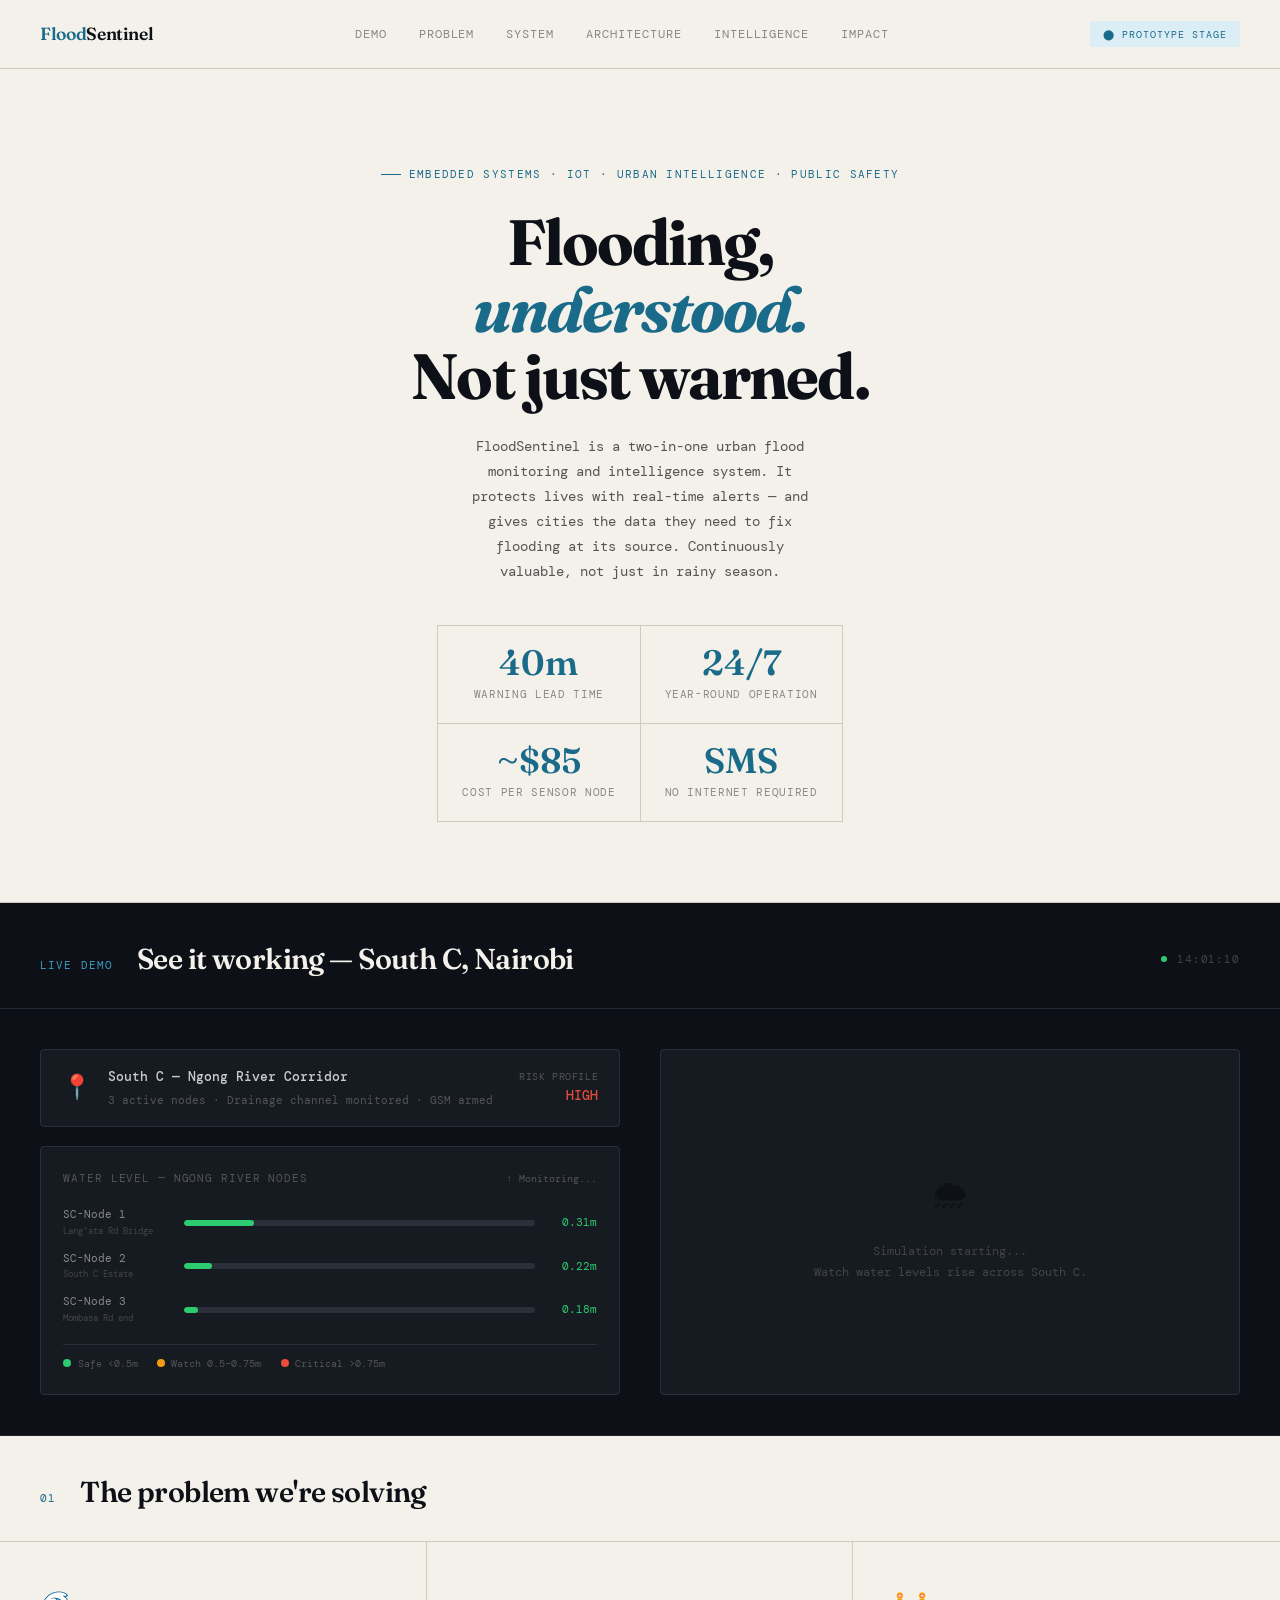
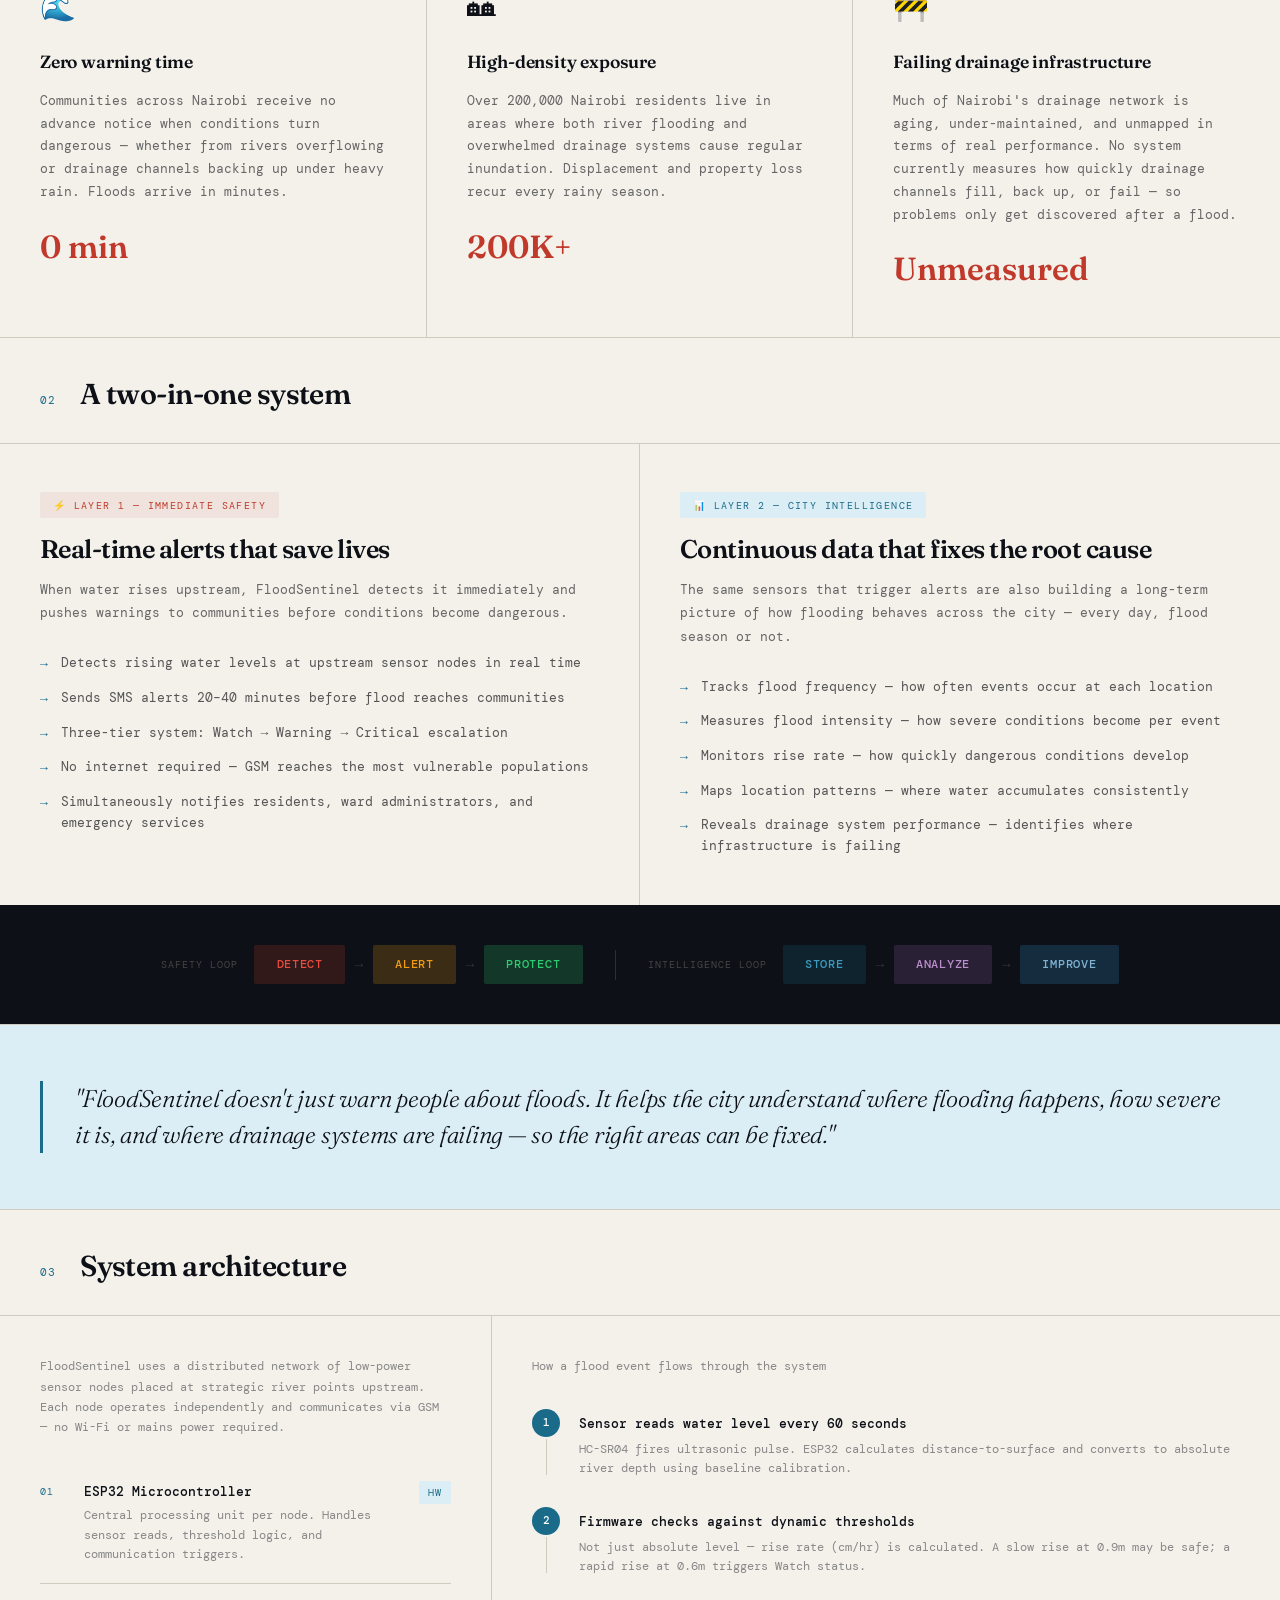
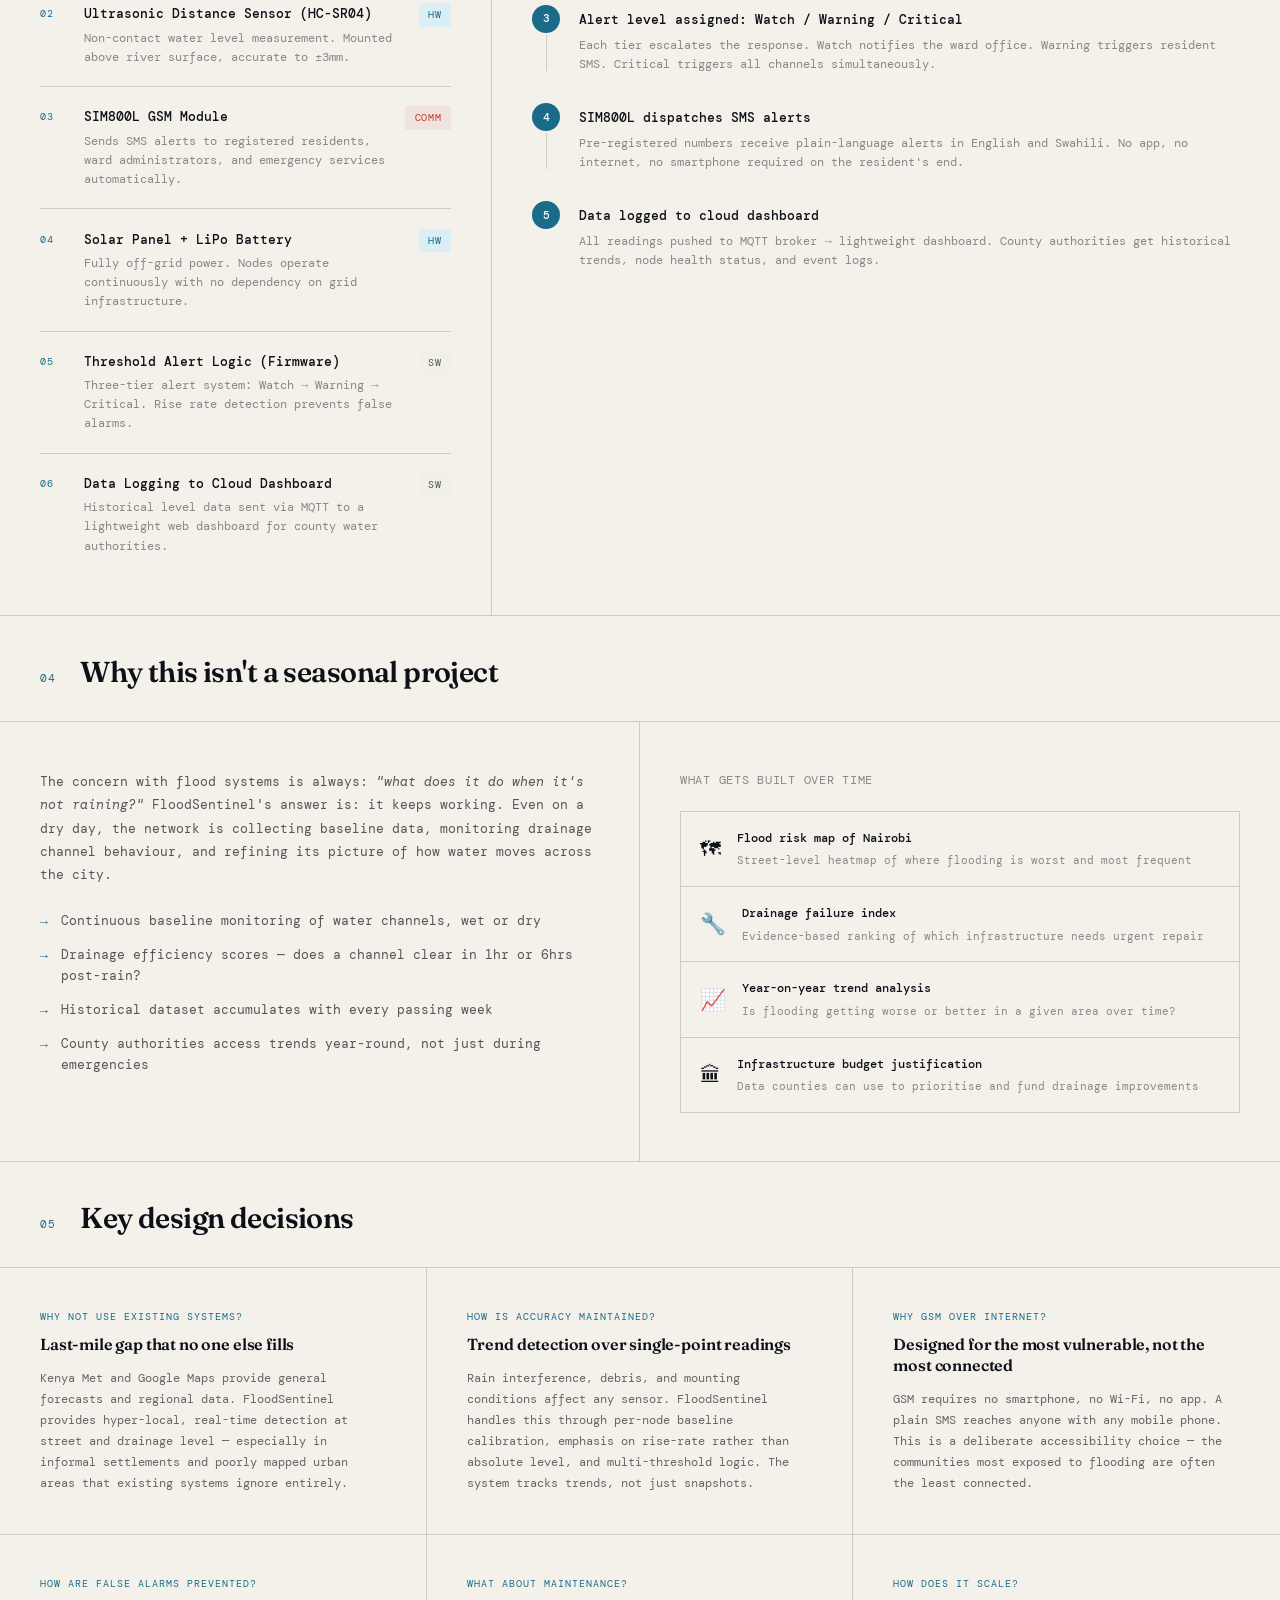
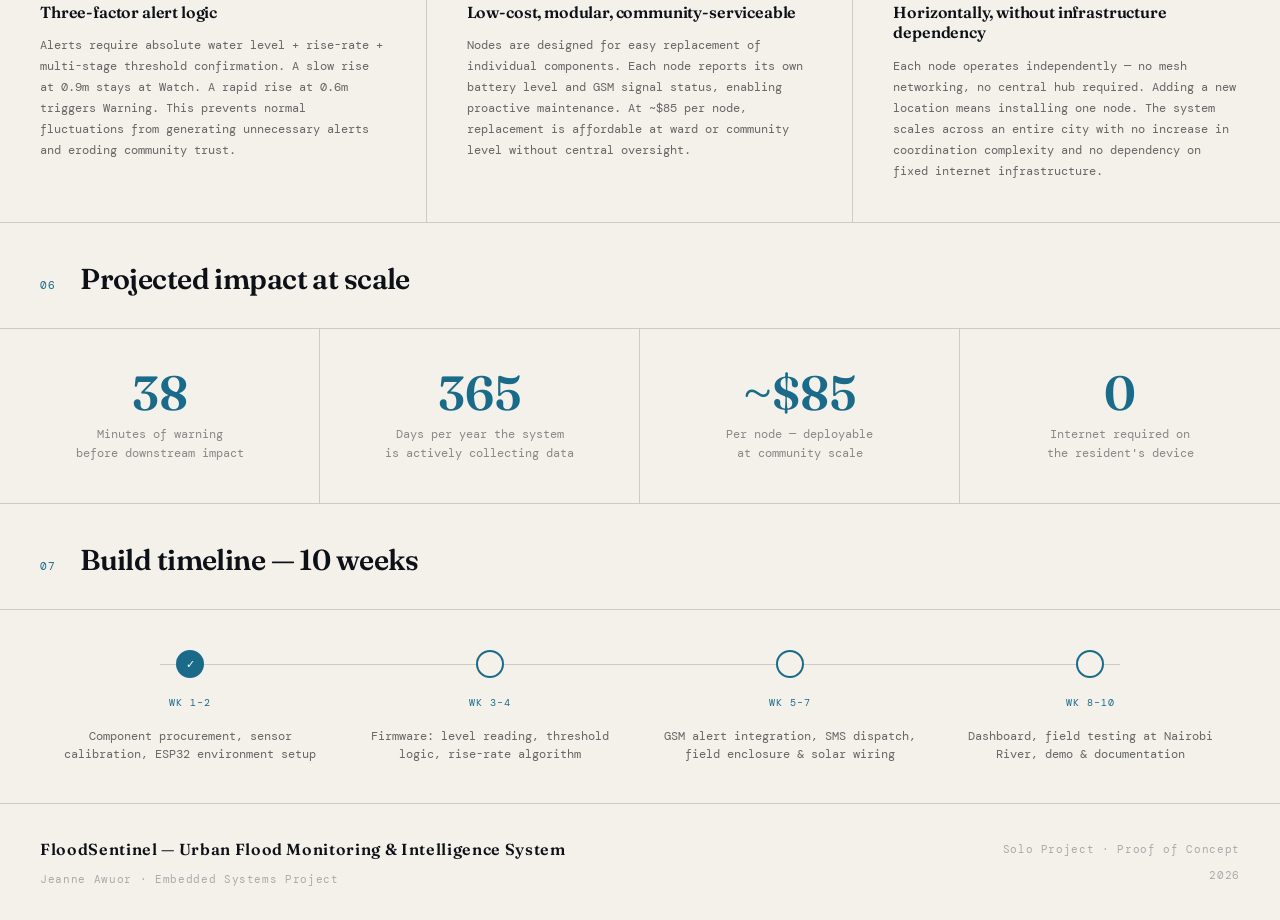
<file: flood-warning.html>
<!DOCTYPE html>
<html lang="en">
<head>
<meta charset="UTF-8">
<meta name="viewport" content="width=device-width, initial-scale=1.0">
<title>FloodSentinel — Urban Flood Monitoring & Intelligence System</title>
<link href="https://fonts.googleapis.com/css2?family=DM+Mono:wght@300;400;500&family=Fraunces:ital,opsz,wght@0,9..144,300;0,9..144,600;0,9..144,700;1,9..144,300&display=swap" rel="stylesheet">
<style>
  :root {
    --ink: #0d1117;
    --paper: #f4f1eb;
    --water: #1a6b8a;
    --water-light: #3b9bbf;
    --water-pale: #dceef5;
    --alert: #c0392b;
    --alert-pale: #fdecea;
    --safe: #1a7a4a;
    --rule: #d0cbbe;
    --mono: 'DM Mono', monospace;
    --serif: 'Fraunces', serif;
  }

  * { margin: 0; padding: 0; box-sizing: border-box; }

  html { scroll-behavior: smooth; }

  body {
    background: var(--paper);
    color: var(--ink);
    font-family: var(--mono);
    font-size: 14px;
    line-height: 1.7;
    overflow-x: hidden;
  }

  /* ── HEADER ── */
  header {
    border-bottom: 1px solid var(--rule);
    padding: 1.2rem 2.5rem;
    display: flex;
    justify-content: space-between;
    align-items: center;
    position: sticky;
    top: 0;
    background: var(--paper);
    z-index: 100;
  }

  .logo {
    font-family: var(--serif);
    font-size: 1.1rem;
    font-weight: 600;
    letter-spacing: -0.02em;
    color: var(--water);
  }

  .logo span { color: var(--ink); }

  nav {
    display: flex;
    gap: 2rem;
    font-size: 12px;
    letter-spacing: 0.08em;
    text-transform: uppercase;
    color: #888;
  }

  nav a { text-decoration: none; color: inherit; transition: color 0.2s; }
  nav a:hover { color: var(--water); }

 /* ── HERO ── */
.hero {
  border-bottom: 1px solid var(--rule);
  display: flex;
  justify-content: center;
}

.hero-left {
  padding: 6rem 2.5rem 5rem;
  display: flex;
  flex-direction: column;
  align-items: center;
  text-align: center;
  max-width: 700px;
  width: 100%;
}

  .project-tag {
    font-size: 11px;
    letter-spacing: 0.12em;
    text-transform: uppercase;
    color: var(--water);
    margin-bottom: 1.5rem;
    display: flex;
    align-items: center;
    gap: 0.5rem;
  }

  .project-tag::before {
    content: '';
    display: inline-block;
    width: 20px;
    height: 1px;
    background: var(--water);
  }

  h1 {
    font-family: var(--serif);
    font-size: clamp(2.8rem, 5vw, 4.2rem);
    font-weight: 700;
    line-height: 1.05;
    letter-spacing: -0.03em;
    margin-bottom: 1.5rem;
    color: var(--ink);
  }

  h1 em {
    font-style: italic;
    color: var(--water);
  }

  .hero-desc {
    font-size: 14px;
    color: #555;
    max-width: 42ch;
    margin-bottom: 2.5rem;
    line-height: 1.8;
  }

  .hero-stats {
    display: grid;
    grid-template-columns: 1fr 1fr;
    gap: 1px;
    background: var(--rule);
    border: 1px solid var(--rule);
    margin-top: auto;
    max-width: 420px;
  }

  .stat {
    background: var(--paper);
    padding: 1.2rem 1.5rem;
  }

  .stat-num {
    font-family: var(--serif);
    font-size: 2.2rem;
    font-weight: 600;
    color: var(--water);
    line-height: 1;
    margin-bottom: 0.3rem;
  }

  .stat-label {
    font-size: 11px;
    letter-spacing: 0.06em;
    text-transform: uppercase;
    color: #888;
  }

  /* ── SIM SECTION ── */
  .sim-section {
    background: var(--ink);
    border-bottom: 1px solid var(--rule);
    padding: 3.5rem 2.5rem;
  }

  .sim-section-inner {
    display: grid;
    grid-template-columns: 1fr 1fr;
    gap: 2rem;
    max-width: 1200px;
    margin: 0 auto;
  }

  .sim-col {
    display: flex;
    flex-direction: column;
    gap: 1.2rem;
  }

  .sim-label {
    font-size: 10px;
    letter-spacing: 0.14em;
    text-transform: uppercase;
    color: #555;
    display: flex;
    align-items: center;
    gap: 0.6rem;
  }

  .sim-label .dot {
    width: 6px; height: 6px;
    border-radius: 50%;
    background: #2ecc71;
    animation: pulse 2s ease-in-out infinite;
  }

  @keyframes pulse {
    0%, 100% { opacity: 1; transform: scale(1); }
    50% { opacity: 0.4; transform: scale(0.8); }
  }

  .river-viz {
    background: #161b22;
    border: 1px solid #2a2f3a;
    border-radius: 4px;
    padding: 1.5rem;
    flex: 1;
    display: flex;
    flex-direction: column;
    gap: 1.2rem;
  }

  .river-label {
    font-size: 11px;
    color: #555;
    letter-spacing: 0.08em;
    text-transform: uppercase;
  }

  .level-bar-wrap {
    display: flex;
    flex-direction: column;
    gap: 0.8rem;
  }

  .level-row {
    display: flex;
    align-items: center;
    gap: 1rem;
  }

  .level-name {
    font-size: 11px;
    color: #888;
    width: 80px;
    flex-shrink: 0;
  }

  .level-track {
    flex: 1;
    height: 6px;
    background: #2a2f3a;
    border-radius: 3px;
    overflow: hidden;
  }

  .level-fill {
    height: 100%;
    border-radius: 3px;
    transition: width 1.5s ease;
  }

  .level-fill.safe { background: #2ecc71; }
  .level-fill.warn { background: #f39c12; }
  .level-fill.danger { background: var(--alert); animation: flicker 1s ease-in-out infinite; }

  @keyframes flicker {
    0%, 100% { opacity: 1; }
    50% { opacity: 0.6; }
  }

  .level-val {
    font-size: 11px;
    color: #555;
    width: 40px;
    text-align: right;
    flex-shrink: 0;
  }

  .alert-box {
    background: rgba(192,57,43,0.12);
    border: 1px solid rgba(192,57,43,0.3);
    border-radius: 4px;
    padding: 1rem 1.2rem;
    display: flex;
    gap: 0.8rem;
    align-items: flex-start;
    animation: fadeSlide 0.5s ease forwards;
  }

  @keyframes fadeSlide {
    from { opacity: 0; transform: translateY(6px); }
    to { opacity: 1; transform: translateY(0); }
  }

  .alert-icon {
    font-size: 14px;
    flex-shrink: 0;
    margin-top: 1px;
  }

  .alert-text {
    font-size: 11px;
    color: #e74c3c;
    line-height: 1.6;
  }

  .alert-text strong {
    display: block;
    font-size: 12px;
    margin-bottom: 0.2rem;
    letter-spacing: 0.04em;
  }

  .sms-feed {
    display: flex;
    flex-direction: column;
    gap: 0.6rem;
  }

  .sms-item {
    background: #161b22;
    border: 1px solid #2a2f3a;
    border-radius: 4px;
    padding: 0.8rem 1rem;
    font-size: 11px;
    color: #888;
    display: flex;
    gap: 0.8rem;
    opacity: 0;
    animation: fadeSlide 0.4s ease forwards;
  }

  .sms-item:nth-child(1) { animation-delay: 0.3s; }
  .sms-item:nth-child(2) { animation-delay: 0.9s; }
  .sms-item:nth-child(3) { animation-delay: 1.5s; }

  .sms-time { color: #555; flex-shrink: 0; }
  .sms-msg { color: #ccc; }

  /* ── SECTION SHARED ── */
  section {
    border-bottom: 1px solid var(--rule);
  }

  .section-header {
    padding: 2rem 2.5rem 1.5rem;
    border-bottom: 1px solid var(--rule);
    display: flex;
    align-items: baseline;
    gap: 1.5rem;
  }

  .section-num {
    font-size: 11px;
    letter-spacing: 0.1em;
    text-transform: uppercase;
    color: var(--water);
  }

  .section-title {
    font-family: var(--serif);
    font-size: 1.8rem;
    font-weight: 600;
    letter-spacing: -0.02em;
  }

  /* ── PROBLEM SECTION ── */
  .problem-grid {
    display: grid;
    grid-template-columns: 1fr 1fr 1fr;
  }

  .problem-card {
    padding: 2.5rem;
    border-right: 1px solid var(--rule);
  }

  .problem-card:last-child { border-right: none; }

  .problem-icon {
    font-size: 1.8rem;
    margin-bottom: 1rem;
  }

  .problem-card h3 {
    font-family: var(--serif);
    font-size: 1.1rem;
    font-weight: 600;
    margin-bottom: 0.8rem;
    letter-spacing: -0.01em;
  }

  .problem-card p {
    font-size: 13px;
    color: #666;
    line-height: 1.75;
  }

  .problem-card .figure {
    font-family: var(--serif);
    font-size: 2rem;
    font-weight: 600;
    color: var(--alert);
    margin-top: 1rem;
  }

  /* ── ARCHITECTURE SECTION ── */
  .arch-wrap {
    display: grid;
    grid-template-columns: 1fr 1.6fr;
  }

  .arch-left {
    padding: 2.5rem;
    border-right: 1px solid var(--rule);
  }

  .arch-right {
    padding: 2.5rem;
  }

  .component-list {
    display: flex;
    flex-direction: column;
    gap: 0px;
  }

  .component {
    display: grid;
    grid-template-columns: 28px 1fr auto;
    align-items: start;
    gap: 1rem;
    padding: 1.2rem 0;
    border-bottom: 1px solid var(--rule);
    cursor: default;
    transition: background 0.2s;
  }

  .component:last-child { border-bottom: none; }
  .component:hover { background: rgba(26,107,138,0.04); margin: 0 -1rem; padding: 1.2rem 1rem; }

  .comp-num {
    font-size: 10px;
    letter-spacing: 0.1em;
    color: var(--water);
    padding-top: 2px;
  }

  .comp-info h4 {
    font-size: 13px;
    font-weight: 500;
    margin-bottom: 0.2rem;
  }

  .comp-info p {
    font-size: 12px;
    color: #888;
    line-height: 1.6;
  }

  .comp-tag {
    font-size: 10px;
    letter-spacing: 0.08em;
    text-transform: uppercase;
    padding: 0.2rem 0.6rem;
    border-radius: 2px;
    white-space: nowrap;
  }

  .comp-tag.hw { background: var(--water-pale); color: var(--water); }
  .comp-tag.sw { background: #f0f0e8; color: #555; }
  .comp-tag.comm { background: rgba(192,57,43,0.08); color: var(--alert); }

  /* ── FLOW DIAGRAM ── */
  .flow-diagram {
    display: flex;
    flex-direction: column;
    gap: 0;
  }

  .flow-step {
    display: flex;
    gap: 1.2rem;
    align-items: flex-start;
    opacity: 0;
    animation: fadeSlide 0.5s ease forwards;
  }

  .flow-step:nth-child(1) { animation-delay: 0.1s; }
  .flow-step:nth-child(2) { animation-delay: 0.2s; }
  .flow-step:nth-child(3) { animation-delay: 0.3s; }
  .flow-step:nth-child(4) { animation-delay: 0.4s; }
  .flow-step:nth-child(5) { animation-delay: 0.5s; }

  .flow-line {
    display: flex;
    flex-direction: column;
    align-items: center;
    flex-shrink: 0;
    width: 28px;
  }

  .flow-circle {
    width: 28px;
    height: 28px;
    border-radius: 50%;
    background: var(--water);
    color: white;
    display: flex;
    align-items: center;
    justify-content: center;
    font-size: 11px;
    font-weight: 500;
    flex-shrink: 0;
  }

  .flow-connector {
    width: 1px;
    height: 36px;
    background: var(--rule);
    margin: 2px 0;
  }

  .flow-content {
    padding-top: 4px;
    padding-bottom: 1.8rem;
  }

  .flow-content h4 {
    font-size: 13px;
    font-weight: 500;
    margin-bottom: 0.3rem;
  }

  .flow-content p {
    font-size: 12px;
    color: #888;
    line-height: 1.6;
  }

  /* ── IMPACT SECTION ── */
  .impact-grid {
    display: grid;
    grid-template-columns: repeat(4, 1fr);
  }

  .impact-item {
    padding: 2.5rem 2rem;
    border-right: 1px solid var(--rule);
    text-align: center;
  }

  .impact-item:last-child { border-right: none; }

  .impact-num {
    font-family: var(--serif);
    font-size: 3rem;
    font-weight: 600;
    color: var(--water);
    line-height: 1;
    margin-bottom: 0.5rem;
  }

  .impact-label {
    font-size: 12px;
    color: #888;
    line-height: 1.6;
  }

  /* ── TIMELINE ── */
  .timeline-wrap {
    padding: 2.5rem;
  }

  .timeline {
    display: grid;
    grid-template-columns: repeat(4, 1fr);
    gap: 0;
    position: relative;
  }

  .timeline::before {
    content: '';
    position: absolute;
    top: 14px;
    left: 10%;
    right: 10%;
    height: 1px;
    background: var(--rule);
  }

  .timeline-item {
    display: flex;
    flex-direction: column;
    align-items: center;
    text-align: center;
    gap: 1rem;
    padding: 0 1rem;
  }

  .t-dot {
    width: 28px;
    height: 28px;
    border-radius: 50%;
    background: var(--paper);
    border: 2px solid var(--water);
    display: flex;
    align-items: center;
    justify-content: center;
    position: relative;
    z-index: 1;
  }

  .t-dot.done { background: var(--water); }
  .t-dot.done::after { content: '✓'; color: white; font-size: 11px; }

  .t-week {
    font-size: 10px;
    letter-spacing: 0.1em;
    text-transform: uppercase;
    color: var(--water);
  }

  .t-task {
    font-size: 12px;
    color: #666;
    line-height: 1.5;
  }

  /* ── FOOTER ── */
  footer {
    padding: 2rem 2.5rem;
    display: flex;
    justify-content: space-between;
    align-items: center;
    font-size: 11px;
    color: #aaa;
    letter-spacing: 0.06em;
  }

  .footer-project {
    font-family: var(--serif);
    font-size: 1rem;
    color: var(--ink);
    font-weight: 600;
  }

  .badge {
    display: inline-flex;
    align-items: center;
    gap: 0.4rem;
    background: var(--water-pale);
    color: var(--water);
    font-size: 10px;
    letter-spacing: 0.1em;
    text-transform: uppercase;
    padding: 0.3rem 0.8rem;
    border-radius: 2px;
  }

  /* ── DUAL LOOP SECTION ── */
  .dual-wrap {
    display: grid;
    grid-template-columns: 1fr 1fr;
  }

  .dual-col {
    padding: 3rem 2.5rem;
  }

  .dual-col:first-child {
    border-right: 1px solid var(--rule);
  }

  .dual-tag {
    font-size: 10px;
    letter-spacing: 0.14em;
    text-transform: uppercase;
    margin-bottom: 1rem;
    display: inline-flex;
    align-items: center;
    gap: 0.5rem;
    padding: 0.3rem 0.8rem;
    border-radius: 2px;
  }

  .dual-tag.immediate { background: rgba(192,57,43,0.08); color: var(--alert); }
  .dual-tag.intelligence { background: var(--water-pale); color: var(--water); }

  .dual-col h3 {
    font-family: var(--serif);
    font-size: 1.6rem;
    font-weight: 600;
    letter-spacing: -0.02em;
    margin-bottom: 0.8rem;
    line-height: 1.2;
  }

  .dual-col > p {
    font-size: 13px;
    color: #666;
    margin-bottom: 1.8rem;
    line-height: 1.8;
  }

  .dual-points {
    display: flex;
    flex-direction: column;
    gap: 0.8rem;
  }

  .dual-point {
    display: flex;
    gap: 0.8rem;
    align-items: flex-start;
    font-size: 13px;
    color: #555;
    line-height: 1.6;
  }

  .dual-point::before {
    content: '→';
    color: var(--water);
    flex-shrink: 0;
    margin-top: 1px;
  }

  .loop-banner {
    background: var(--ink);
    padding: 2.5rem;
    display: flex;
    align-items: center;
    justify-content: center;
    gap: 0;
    flex-wrap: wrap;
  }

  .loop-item {
    display: flex;
    align-items: center;
    gap: 0;
  }

  .loop-pill {
    padding: 0.6rem 1.4rem;
    border-radius: 2px;
    font-size: 12px;
    letter-spacing: 0.06em;
    text-transform: uppercase;
    font-weight: 500;
  }

  .loop-pill.a { background: rgba(192,57,43,0.2); color: #e74c3c; }
  .loop-pill.b { background: rgba(243,156,18,0.2); color: #f39c12; }
  .loop-pill.c { background: rgba(46,204,113,0.2); color: #2ecc71; }
  .loop-pill.d { background: rgba(26,107,138,0.2); color: var(--water-light); }
  .loop-pill.e { background: rgba(155,89,182,0.2); color: #bb8fce; }
  .loop-pill.f { background: rgba(52,152,219,0.2); color: #7fb3d3; }

  .loop-arrow {
    color: #333;
    font-size: 14px;
    padding: 0 0.6rem;
  }

  .loop-divider {
    width: 1px;
    height: 30px;
    background: #2a2f3a;
    margin: 0 2rem;
  }

  .loop-label {
    font-size: 10px;
    letter-spacing: 0.1em;
    text-transform: uppercase;
    color: #444;
    margin-right: 1rem;
  }

  /* ── INSIGHT QUOTE ── */
  .insight-block {
    padding: 3.5rem 2.5rem;
    display: grid;
    grid-template-columns: 3px 1fr;
    gap: 2rem;
    align-items: center;
    background: var(--water-pale);
    border-bottom: 1px solid var(--rule);
  }

  .insight-bar {
    width: 3px;
    height: 100%;
    background: var(--water);
    min-height: 60px;
  }

  .insight-text {
    font-family: var(--serif);
    font-size: clamp(1.1rem, 2vw, 1.5rem);
    font-weight: 300;
    font-style: italic;
    color: var(--ink);
    line-height: 1.5;
    letter-spacing: -0.01em;
  }

  /* ── DESIGN DECISIONS ── */
  .decisions-grid {
    display: grid;
    grid-template-columns: 1fr 1fr 1fr;
  }

  .decision-card {
    padding: 2.5rem;
    border-right: 1px solid var(--rule);
    border-bottom: 1px solid var(--rule);
  }

  .decision-card:nth-child(3),
  .decision-card:nth-child(6) { border-right: none; }
  .decision-card:nth-child(4),
  .decision-card:nth-child(5),
  .decision-card:nth-child(6) { border-bottom: none; }

  .decision-q {
    font-size: 10px;
    letter-spacing: 0.1em;
    text-transform: uppercase;
    color: var(--water);
    margin-bottom: 0.6rem;
  }

  .decision-card h4 {
    font-family: var(--serif);
    font-size: 1rem;
    font-weight: 600;
    margin-bottom: 0.8rem;
    letter-spacing: -0.01em;
    line-height: 1.3;
  }

  .decision-card p {
    font-size: 12px;
    color: #666;
    line-height: 1.75;
  }

  @media (max-width: 900px) {
    .dual-wrap { grid-template-columns: 1fr; }
    .dual-col:first-child { border-right: none; border-bottom: 1px solid var(--rule); }
    .decisions-grid { grid-template-columns: 1fr; }
    .decision-card { border-right: none; }
    .loop-banner { flex-direction: column; gap: 0.5rem; }
    .loop-divider { width: 60px; height: 1px; margin: 0.5rem 0; }
  }

  @media (max-width: 900px) {
    .hero { grid-template-columns: 1fr; min-height: auto; }
    .hero-right { min-height: 400px; }
    .problem-grid { grid-template-columns: 1fr; }
    .problem-card { border-right: none; border-bottom: 1px solid var(--rule); }
    .arch-wrap { grid-template-columns: 1fr; }
    .arch-left { border-right: none; border-bottom: 1px solid var(--rule); }
    .impact-grid { grid-template-columns: 1fr 1fr; }
    .timeline { grid-template-columns: 1fr 1fr; gap: 2rem; }
    .timeline::before { display: none; }
    nav { display: none; }
  }
</style>
</head>
<body>

<!-- HEADER -->
<header>
  <div class="logo">Flood<span>Sentinel</span></div>
  <nav>
    <a href="#demo">Demo</a>
    <a href="#problem">Problem</a>
    <a href="#dual">System</a>
    <a href="#system">Architecture</a>
    <a href="#intelligence">Intelligence</a>
    <a href="#impact">Impact</a>
  </nav>
  <div class="badge">⬤ Prototype Stage</div>
</header>

<!-- HERO -->
<div class="hero">
  <div class="hero-left">
    <div class="project-tag">Embedded Systems · IoT · Urban Intelligence · Public Safety</div>
    <h1>Flooding,<br><em>understood.</em><br>Not just warned.</h1>
    <p class="hero-desc">
      FloodSentinel is a two-in-one urban flood monitoring and intelligence system.
      It protects lives with real-time alerts — and gives cities the data they need
      to fix flooding at its source. Continuously valuable, not just in rainy season.
    </p>
    <div class="hero-stats">
      <div class="stat">
        <div class="stat-num">40m</div>
        <div class="stat-label">Warning lead time</div>
      </div>
      <div class="stat">
        <div class="stat-num">24/7</div>
        <div class="stat-label">Year-round operation</div>
      </div>
      <div class="stat">
        <div class="stat-num">~$85</div>
        <div class="stat-label">Cost per sensor node</div>
      </div>
      <div class="stat">
        <div class="stat-num">SMS</div>
        <div class="stat-label">No internet required</div>
      </div>
    </div>
  </div>
</div>

<!-- LIVE DEMO SECTION -->
<section id="demo" style="background:var(--ink);border-bottom:1px solid #1a2530;">

  <div style="padding:2rem 2.5rem 1.5rem;border-bottom:1px solid #1e2a35;display:flex;justify-content:space-between;align-items:center;">
    <div style="display:flex;align-items:baseline;gap:1.5rem;">
      <span style="font-size:11px;letter-spacing:0.1em;text-transform:uppercase;color:var(--water-light);">Live Demo</span>
      <h2 style="font-family:var(--serif);font-size:1.8rem;font-weight:600;letter-spacing:-0.02em;color:#f4f1eb;">See it working — South C, Nairobi</h2>
    </div>
    <div style="font-size:11px;color:#444;letter-spacing:0.08em;display:flex;align-items:center;gap:0.6rem;">
      <span style="width:6px;height:6px;border-radius:50%;background:#2ecc71;display:inline-block;animation:pulse 2s ease-in-out infinite;"></span>
      <span id="simClock">14:00:00</span>
    </div>
  </div>

  <div style="padding:2.5rem;display:grid;grid-template-columns:1fr 1fr;gap:2.5rem;">

    <!-- LEFT: SENSOR PANEL -->
    <div style="display:flex;flex-direction:column;gap:1.2rem;">

      <div style="background:#161b22;border:1px solid #2a2f3a;border-radius:4px;padding:1rem 1.3rem;display:flex;gap:1rem;align-items:center;">
        <div style="font-size:1.5rem;">📍</div>
        <div style="flex:1;">
          <div style="font-size:13px;color:#ccc;font-weight:500;">South C — Ngong River Corridor</div>
          <div style="font-size:11px;color:#555;margin-top:0.2rem;">3 active nodes · Drainage channel monitored · GSM armed</div>
        </div>
        <div style="text-align:right;flex-shrink:0;">
          <div style="font-size:10px;color:#555;letter-spacing:0.06em;text-transform:uppercase;">Risk profile</div>
          <div style="font-size:13px;color:#e74c3c;font-weight:500;">HIGH</div>
        </div>
      </div>

      <div style="background:#161b22;border:1px solid #2a2f3a;border-radius:4px;padding:1.4rem;display:flex;flex-direction:column;gap:1.2rem;">
        <div style="display:flex;justify-content:space-between;align-items:center;">
          <div class="river-label">Water Level — Ngong River Nodes</div>
          <div style="font-size:10px;color:#555;" id="riseTag">↑ Monitoring...</div>
        </div>
        <div class="level-bar-wrap">
          <div class="level-row">
            <span class="level-name" style="width:105px;line-height:1.4;flex-shrink:0;">SC-Node 1<br><span style="font-size:9px;color:#444;">Lang'ata Rd Bridge</span></span>
            <div class="level-track"><div class="level-fill safe" id="bar1" style="width:10%"></div></div>
            <span class="level-val" id="val1" style="color:#2ecc71;width:46px;text-align:right;flex-shrink:0;">—</span>
          </div>
          <div class="level-row">
            <span class="level-name" style="width:105px;line-height:1.4;flex-shrink:0;">SC-Node 2<br><span style="font-size:9px;color:#444;">South C Estate</span></span>
            <div class="level-track"><div class="level-fill safe" id="bar2" style="width:5%"></div></div>
            <span class="level-val" id="val2" style="color:#2ecc71;width:46px;text-align:right;flex-shrink:0;">—</span>
          </div>
          <div class="level-row">
            <span class="level-name" style="width:105px;line-height:1.4;flex-shrink:0;">SC-Node 3<br><span style="font-size:9px;color:#444;">Mombasa Rd end</span></span>
            <div class="level-track"><div class="level-fill safe" id="bar3" style="width:5%"></div></div>
            <span class="level-val" id="val3" style="color:#2ecc71;width:46px;text-align:right;flex-shrink:0;">—</span>
          </div>
        </div>
        <div style="display:flex;gap:1.2rem;padding-top:0.6rem;border-top:1px solid #2a2f3a;flex-wrap:wrap;">
          <div style="display:flex;align-items:center;gap:0.4rem;font-size:10px;color:#555;"><span style="width:8px;height:8px;border-radius:50%;background:#2ecc71;display:inline-block;"></span>Safe &lt;0.5m</div>
          <div style="display:flex;align-items:center;gap:0.4rem;font-size:10px;color:#555;"><span style="width:8px;height:8px;border-radius:50%;background:#f39c12;display:inline-block;"></span>Watch 0.5–0.75m</div>
          <div style="display:flex;align-items:center;gap:0.4rem;font-size:10px;color:#555;"><span style="width:8px;height:8px;border-radius:50%;background:#e74c3c;display:inline-block;"></span>Critical &gt;0.75m</div>
        </div>
      </div>

      <div id="alertBox" style="display:none;" class="alert-box">
        <span class="alert-icon">🚨</span>
        <div class="alert-text">
          <strong>CRITICAL — SOUTH C FLOOD EVENT</strong>
          SC-Node 1 at 0.97m · Rise rate +18cm/hr · Node 2 crossing warn threshold.
          Estimated 34 min before South C Estate access roads flood.
        </div>
      </div>

    </div>

    <!-- RIGHT: ALERTS + INTEL -->
    <div style="display:flex;flex-direction:column;gap:1.2rem;">

      <div id="idleCard" style="background:#161b22;border:1px solid #2a2f3a;border-radius:4px;padding:2.5rem;text-align:center;flex:1;display:flex;flex-direction:column;align-items:center;justify-content:center;gap:0.8rem;">
        <div style="font-size:2.5rem;">🌧</div>
        <div style="font-size:12px;color:#444;line-height:1.8;">Simulation starting...<br>Watch water levels rise across South C.</div>
      </div>

      <div id="smsFeed" style="display:none;flex-direction:column;gap:0.6rem;">
        <div class="sim-label" style="color:#666;">📲 SMS alerts dispatched</div>
        <div class="sms-item" id="sms1" style="opacity:0;transition:opacity 0.5s ease;">
          <span class="sms-time">14:07</span>
          <span class="sms-msg" style="color:#f5c842;">⚠ FloodSentinel: Ngong River rising in South C. Move valuables to higher ground. Est. 34 min to road flooding.</span>
        </div>
        <div class="sms-item" id="sms2" style="opacity:0;transition:opacity 0.5s ease;">
          <span class="sms-time">14:07</span>
          <span class="sms-msg">Ward Admin — South C: Node 1 CRITICAL. Deploy response team to Lang'ata Rd Bridge now.</span>
        </div>
        <div class="sms-item" id="sms3" style="opacity:0;transition:opacity 0.5s ease;">
          <span class="sms-time">14:08</span>
          <span class="sms-msg">Nairobi County OCC: Automated flood trigger — South C / Ngong corridor. Event logged #SC-2024-047.</span>
        </div>
      </div>

      <div id="intelCard" style="display:none;background:linear-gradient(135deg,#0d1f2d,#0f1e2b);border:1px solid #1a4a6b;border-radius:4px;padding:1.4rem;">
        <div style="display:flex;justify-content:space-between;align-items:flex-start;margin-bottom:1.2rem;">
          <div>
            <div style="font-size:10px;letter-spacing:0.12em;text-transform:uppercase;color:var(--water-light);margin-bottom:0.3rem;">🧠 Intelligence Log Updated</div>
            <div style="font-size:14px;color:#ddd;font-weight:500;">South C flagged as High-Risk Zone</div>
          </div>
          <div style="background:rgba(192,57,43,0.2);border:1px solid rgba(192,57,43,0.4);border-radius:2px;padding:0.25rem 0.7rem;font-size:10px;color:#e74c3c;letter-spacing:0.08em;white-space:nowrap;margin-left:1rem;">EVENT #SC-2024-047</div>
        </div>
        <div style="display:grid;grid-template-columns:1fr 1fr;gap:0.6rem;margin-bottom:0.8rem;">
          <div style="background:rgba(255,255,255,0.03);border:1px solid #1e2a35;border-radius:3px;padding:0.8rem 1rem;">
            <div style="font-size:10px;color:#555;margin-bottom:0.3rem;text-transform:uppercase;letter-spacing:0.06em;">Flood events this year</div>
            <div style="font-size:1.8rem;font-family:var(--serif);color:#e74c3c;font-weight:600;line-height:1;" id="eventCount">0</div>
          </div>
          <div style="background:rgba(255,255,255,0.03);border:1px solid #1e2a35;border-radius:3px;padding:0.8rem 1rem;">
            <div style="font-size:10px;color:#555;margin-bottom:0.3rem;text-transform:uppercase;letter-spacing:0.06em;">Peak level recorded</div>
            <div style="font-size:1.8rem;font-family:var(--serif);color:var(--water-light);font-weight:600;line-height:1;">0.97m</div>
          </div>
          <div style="background:rgba(255,255,255,0.03);border:1px solid #1e2a35;border-radius:3px;padding:0.8rem 1rem;">
            <div style="font-size:10px;color:#555;margin-bottom:0.3rem;text-transform:uppercase;letter-spacing:0.06em;">Avg rise rate</div>
            <div style="font-size:1.8rem;font-family:var(--serif);color:#f39c12;font-weight:600;line-height:1;">+18cm/hr</div>
          </div>
          <div style="background:rgba(255,255,255,0.03);border:1px solid #1e2a35;border-radius:3px;padding:0.8rem 1rem;">
            <div style="font-size:10px;color:#555;margin-bottom:0.3rem;text-transform:uppercase;letter-spacing:0.06em;">Drainage score</div>
            <div style="font-size:1.8rem;font-family:var(--serif);color:#e74c3c;font-weight:600;line-height:1;">2 / 10</div>
          </div>
        </div>
        <div style="padding:0.8rem 1rem;background:rgba(192,57,43,0.06);border:1px solid rgba(192,57,43,0.2);border-radius:3px;font-size:11px;color:#888;line-height:1.7;">
          📌 <span style="color:#ccc;">System recommendation:</span> South C drainage infrastructure flagged for priority review. Historical data and event log forwarded to Nairobi County Water & Infrastructure Dept.
        </div>
      </div>

    </div>
  </div>
</section>

<script>
(function(){
  const steps=[
    [20, 8,  4,  "0.31m","0.22m","0.18m",0],
    [38,18,  9,  "0.47m","0.31m","0.22m",0],
    [55,30, 15,  "0.58m","0.41m","0.28m",1],
    [70,45, 22,  "0.72m","0.54m","0.33m",1],
    [82,58, 31,  "0.85m","0.63m","0.39m",2],
    [94,70, 42,  "0.97m","0.74m","0.46m",3],
    [97,74, 44,  "0.97m","0.74m","0.46m",4],
  ];
  let tick=0;
  const base=new Date(); base.setHours(14,0,0,0);
  const pad=n=>String(n).padStart(2,'0');
  const cls=p=>p>=75?'danger':p>=50?'warn':'safe';
  const col=p=>p>=75?'#e74c3c':p>=50?'#f39c12':'#2ecc71';
  const $=id=>document.getElementById(id);

  function updateClock(){
    const t=new Date(base.getTime()+tick*70000);
    const el=$('simClock'); if(el) el.textContent=pad(t.getHours())+':'+pad(t.getMinutes())+':'+pad(t.getSeconds());
  }

  function resetSim(){
    tick=0;
    ['alertBox','smsFeed','intelCard'].forEach(id=>{const el=$(id);if(el)el.style.display='none';});
    const ic=$('idleCard'); if(ic)ic.style.display='flex';
    ['sms1','sms2','sms3'].forEach(id=>{const el=$(id);if(el)el.style.opacity=0;});
    const rt=$('riseTag'); if(rt){rt.textContent='↑ Monitoring...';rt.style.color='#555';}
    ['bar1','bar2','bar3'].forEach((id,i)=>{
      const el=$(id); if(el){el.style.width='5%';el.className='level-fill safe';}
    });
    ['val1','val2','val3'].forEach(id=>{const el=$(id);if(el){el.textContent='—';el.style.color='#2ecc71';}});
  }

  function runStep(){
    if(tick>=steps.length){setTimeout(()=>{resetSim();setTimeout(runStep,2000);},5000);return;}
    const[p1,p2,p3,v1,v2,v3,phase]=steps[tick];
    [['bar1',p1],['bar2',p2],['bar3',p3]].forEach(([id,p])=>{
      const el=$(id); if(el){el.style.width=p+'%';el.className='level-fill '+cls(p);}
    });
    [['val1',p1,v1],['val2',p2,v2],['val3',p3,v3]].forEach(([id,p,v])=>{
      const el=$(id); if(el){el.textContent=v;el.style.color=col(p);}
    });
    const rt=$('riseTag');
    if(phase>=1&&rt){rt.textContent='↑ Rising';rt.style.color='#f39c12';}
    if(phase>=2&&rt){rt.textContent='⚠ Rising fast';rt.style.color='#f39c12';}
    if(phase>=3){
      if(rt){rt.textContent='🔴 Critical';rt.style.color='#e74c3c';}
      const ab=$('alertBox'); if(ab)ab.style.display='flex';
    }
    if(phase>=4){
      const ic=$('idleCard'); if(ic)ic.style.display='none';
      const sf=$('smsFeed'); if(sf)sf.style.display='flex';
      setTimeout(()=>{const el=$('sms1');if(el)el.style.opacity=1;},300);
      setTimeout(()=>{const el=$('sms2');if(el)el.style.opacity=1;},1000);
      setTimeout(()=>{const el=$('sms3');if(el)el.style.opacity=1;},1700);
      setTimeout(()=>{
        const card=$('intelCard'); if(card)card.style.display='block';
        let c=0; const t=setInterval(()=>{
          c++; const el=$('eventCount'); if(el)el.textContent=c; if(c>=7)clearInterval(t);
        },130);
      },2500);
    }
    updateClock();
    tick++;
    setTimeout(runStep,tick===steps.length-1?4500:1800);
  }

  setTimeout(runStep,800);
  setInterval(updateClock,1000);
})();
</script>

<!-- PROBLEM SECTION -->
<section id="problem">
  <div class="section-header">
    <span class="section-num">01</span>
    <h2 class="section-title">The problem we're solving</h2>
  </div>
  <div class="problem-grid">
    <div class="problem-card">
      <div class="problem-icon">🌊</div>
      <h3>Zero warning time</h3>
      <p>Communities across Nairobi receive no advance notice when conditions turn dangerous — whether from rivers overflowing or drainage channels backing up under heavy rain. Floods arrive in minutes.</p>
      <div class="figure">0 min</div>
    </div>
    <div class="problem-card">
      <div class="problem-icon">🏘</div>
      <h3>High-density exposure</h3>
      <p>Over 200,000 Nairobi residents live in areas where both river flooding and overwhelmed drainage systems cause regular inundation. Displacement and property loss recur every rainy season.</p>
      <div class="figure">200K+</div>
    </div>
    <div class="problem-card">
      <div class="problem-icon">🚧</div>
      <h3>Failing drainage infrastructure</h3>
      <p>Much of Nairobi's drainage network is aging, under-maintained, and unmapped in terms of real performance. No system currently measures how quickly drainage channels fill, back up, or fail — so problems only get discovered after a flood.</p>
      <div class="figure">Unmeasured</div>
    </div>
  </div>
</section>

<!-- DUAL SYSTEM SECTION -->
<section id="dual">
  <div class="section-header">
    <span class="section-num">02</span>
    <h2 class="section-title">A two-in-one system</h2>
  </div>
  <div class="dual-wrap">
    <div class="dual-col">
      <div class="dual-tag immediate">⚡ Layer 1 — Immediate Safety</div>
      <h3>Real-time alerts that save lives</h3>
      <p>When water rises upstream, FloodSentinel detects it immediately and pushes warnings to communities before conditions become dangerous.</p>
      <div class="dual-points">
        <div class="dual-point">Detects rising water levels at upstream sensor nodes in real time</div>
        <div class="dual-point">Sends SMS alerts 20–40 minutes before flood reaches communities</div>
        <div class="dual-point">Three-tier system: Watch → Warning → Critical escalation</div>
        <div class="dual-point">No internet required — GSM reaches the most vulnerable populations</div>
        <div class="dual-point">Simultaneously notifies residents, ward administrators, and emergency services</div>
      </div>
    </div>
    <div class="dual-col">
      <div class="dual-tag intelligence">📊 Layer 2 — City Intelligence</div>
      <h3>Continuous data that fixes the root cause</h3>
      <p>The same sensors that trigger alerts are also building a long-term picture of how flooding behaves across the city — every day, flood season or not.</p>
      <div class="dual-points">
        <div class="dual-point">Tracks flood frequency — how often events occur at each location</div>
        <div class="dual-point">Measures flood intensity — how severe conditions become per event</div>
        <div class="dual-point">Monitors rise rate — how quickly dangerous conditions develop</div>
        <div class="dual-point">Maps location patterns — where water accumulates consistently</div>
        <div class="dual-point">Reveals drainage system performance — identifies where infrastructure is failing</div>
      </div>
    </div>
  </div>

  <!-- THE LOOP BANNER -->
  <div class="loop-banner">
    <span class="loop-label">Safety loop</span>
    <div class="loop-item">
      <span class="loop-pill a">Detect</span>
      <span class="loop-arrow">→</span>
      <span class="loop-pill b">Alert</span>
      <span class="loop-arrow">→</span>
      <span class="loop-pill c">Protect</span>
    </div>
    <div class="loop-divider"></div>
    <span class="loop-label">Intelligence loop</span>
    <div class="loop-item">
      <span class="loop-pill d">Store</span>
      <span class="loop-arrow">→</span>
      <span class="loop-pill e">Analyze</span>
      <span class="loop-arrow">→</span>
      <span class="loop-pill f">Improve</span>
    </div>
  </div>
</section>

<!-- INSIGHT QUOTE -->
<div class="insight-block">
  <div class="insight-bar"></div>
  <p class="insight-text">
    "FloodSentinel doesn't just warn people about floods. It helps the city understand
    where flooding happens, how severe it is, and where drainage systems are failing —
    so the right areas can be fixed."
  </p>
</div>

<!-- ARCHITECTURE SECTION -->
<section id="system">
  <div class="section-header">
    <span class="section-num">03</span>
    <h2 class="section-title">System architecture</h2>
  </div>
  <div class="arch-wrap">
    <div class="arch-left">
      <p style="font-size:12px;color:#888;margin-bottom:1.5rem;line-height:1.7">
        FloodSentinel uses a distributed network of low-power sensor nodes placed at strategic river points upstream. Each node operates independently and communicates via GSM — no Wi-Fi or mains power required.
      </p>
      <div class="component-list">
        <div class="component">
          <span class="comp-num">01</span>
          <div class="comp-info">
            <h4>ESP32 Microcontroller</h4>
            <p>Central processing unit per node. Handles sensor reads, threshold logic, and communication triggers.</p>
          </div>
          <span class="comp-tag hw">HW</span>
        </div>
        <div class="component">
          <span class="comp-num">02</span>
          <div class="comp-info">
            <h4>Ultrasonic Distance Sensor (HC-SR04)</h4>
            <p>Non-contact water level measurement. Mounted above river surface, accurate to ±3mm.</p>
          </div>
          <span class="comp-tag hw">HW</span>
        </div>
        <div class="component">
          <span class="comp-num">03</span>
          <div class="comp-info">
            <h4>SIM800L GSM Module</h4>
            <p>Sends SMS alerts to registered residents, ward administrators, and emergency services automatically.</p>
          </div>
          <span class="comp-tag comm">COMM</span>
        </div>
        <div class="component">
          <span class="comp-num">04</span>
          <div class="comp-info">
            <h4>Solar Panel + LiPo Battery</h4>
            <p>Fully off-grid power. Nodes operate continuously with no dependency on grid infrastructure.</p>
          </div>
          <span class="comp-tag hw">HW</span>
        </div>
        <div class="component">
          <span class="comp-num">05</span>
          <div class="comp-info">
            <h4>Threshold Alert Logic (Firmware)</h4>
            <p>Three-tier alert system: Watch → Warning → Critical. Rise rate detection prevents false alarms.</p>
          </div>
          <span class="comp-tag sw">SW</span>
        </div>
        <div class="component">
          <span class="comp-num">06</span>
          <div class="comp-info">
            <h4>Data Logging to Cloud Dashboard</h4>
            <p>Historical level data sent via MQTT to a lightweight web dashboard for county water authorities.</p>
          </div>
          <span class="comp-tag sw">SW</span>
        </div>
      </div>
    </div>

    <div class="arch-right">
      <p style="font-size:12px;color:#888;margin-bottom:2rem;line-height:1.7">How a flood event flows through the system</p>
      <div class="flow-diagram">
        <div class="flow-step">
          <div class="flow-line">
            <div class="flow-circle">1</div>
            <div class="flow-connector"></div>
          </div>
          <div class="flow-content">
            <h4>Sensor reads water level every 60 seconds</h4>
            <p>HC-SR04 fires ultrasonic pulse. ESP32 calculates distance-to-surface and converts to absolute river depth using baseline calibration.</p>
          </div>
        </div>
        <div class="flow-step">
          <div class="flow-line">
            <div class="flow-circle">2</div>
            <div class="flow-connector"></div>
          </div>
          <div class="flow-content">
            <h4>Firmware checks against dynamic thresholds</h4>
            <p>Not just absolute level — rise rate (cm/hr) is calculated. A slow rise at 0.9m may be safe; a rapid rise at 0.6m triggers Watch status.</p>
          </div>
        </div>
        <div class="flow-step">
          <div class="flow-line">
            <div class="flow-circle">3</div>
            <div class="flow-connector"></div>
          </div>
          <div class="flow-content">
            <h4>Alert level assigned: Watch / Warning / Critical</h4>
            <p>Each tier escalates the response. Watch notifies the ward office. Warning triggers resident SMS. Critical triggers all channels simultaneously.</p>
          </div>
        </div>
        <div class="flow-step">
          <div class="flow-line">
            <div class="flow-circle">4</div>
            <div class="flow-connector"></div>
          </div>
          <div class="flow-content">
            <h4>SIM800L dispatches SMS alerts</h4>
            <p>Pre-registered numbers receive plain-language alerts in English and Swahili. No app, no internet, no smartphone required on the resident's end.</p>
          </div>
        </div>
        <div class="flow-step">
          <div class="flow-line">
            <div class="flow-circle">5</div>
          </div>
          <div class="flow-content">
            <h4>Data logged to cloud dashboard</h4>
            <p>All readings pushed to MQTT broker → lightweight dashboard. County authorities get historical trends, node health status, and event logs.</p>
          </div>
        </div>
      </div>
    </div>
  </div>
</section>

<!-- INTELLIGENCE SECTION -->
<section id="intelligence">
  <div class="section-header">
    <span class="section-num">04</span>
    <h2 class="section-title">Why this isn't a seasonal project</h2>
  </div>
  <div class="dual-wrap">
    <div class="dual-col" style="border-right: 1px solid var(--rule);">
      <p style="font-size:13px;color:#555;line-height:1.8;margin-bottom:1.5rem;">
        The concern with flood systems is always: <em>"what does it do when it's not raining?"</em>
        FloodSentinel's answer is: it keeps working. Even on a dry day, the network is collecting
        baseline data, monitoring drainage channel behaviour, and refining its picture of
        how water moves across the city.
      </p>
      <div class="dual-points">
        <div class="dual-point">Continuous baseline monitoring of water channels, wet or dry</div>
        <div class="dual-point">Drainage efficiency scores — does a channel clear in 1hr or 6hrs post-rain?</div>
        <div class="dual-point">Historical dataset accumulates with every passing week</div>
        <div class="dual-point">County authorities access trends year-round, not just during emergencies</div>
      </div>
    </div>
    <div class="dual-col">
      <p style="font-size:12px;color:#888;margin-bottom:1.2rem;letter-spacing:0.06em;text-transform:uppercase;">What gets built over time</p>
      <div style="display:flex;flex-direction:column;gap:1px;background:var(--rule);border:1px solid var(--rule);">
        <div style="background:var(--paper);padding:1rem 1.2rem;display:grid;grid-template-columns:auto 1fr;gap:1rem;align-items:center;">
          <span style="font-size:1.3rem;">🗺</span>
          <div>
            <div style="font-size:12px;font-weight:500;margin-bottom:0.2rem;">Flood risk map of Nairobi</div>
            <div style="font-size:11px;color:#888;">Street-level heatmap of where flooding is worst and most frequent</div>
          </div>
        </div>
        <div style="background:var(--paper);padding:1rem 1.2rem;display:grid;grid-template-columns:auto 1fr;gap:1rem;align-items:center;">
          <span style="font-size:1.3rem;">🔧</span>
          <div>
            <div style="font-size:12px;font-weight:500;margin-bottom:0.2rem;">Drainage failure index</div>
            <div style="font-size:11px;color:#888;">Evidence-based ranking of which infrastructure needs urgent repair</div>
          </div>
        </div>
        <div style="background:var(--paper);padding:1rem 1.2rem;display:grid;grid-template-columns:auto 1fr;gap:1rem;align-items:center;">
          <span style="font-size:1.3rem;">📈</span>
          <div>
            <div style="font-size:12px;font-weight:500;margin-bottom:0.2rem;">Year-on-year trend analysis</div>
            <div style="font-size:11px;color:#888;">Is flooding getting worse or better in a given area over time?</div>
          </div>
        </div>
        <div style="background:var(--paper);padding:1rem 1.2rem;display:grid;grid-template-columns:auto 1fr;gap:1rem;align-items:center;">
          <span style="font-size:1.3rem;">🏛</span>
          <div>
            <div style="font-size:12px;font-weight:500;margin-bottom:0.2rem;">Infrastructure budget justification</div>
            <div style="font-size:11px;color:#888;">Data counties can use to prioritise and fund drainage improvements</div>
          </div>
        </div>
      </div>
    </div>
  </div>
</section>

<!-- DESIGN DECISIONS -->
<section>
  <div class="section-header">
    <span class="section-num">05</span>
    <h2 class="section-title">Key design decisions</h2>
  </div>
  <div class="decisions-grid">
    <div class="decision-card">
      <div class="decision-q">Why not use existing systems?</div>
      <h4>Last-mile gap that no one else fills</h4>
      <p>Kenya Met and Google Maps provide general forecasts and regional data. FloodSentinel provides hyper-local, real-time detection at street and drainage level — especially in informal settlements and poorly mapped urban areas that existing systems ignore entirely.</p>
    </div>
    <div class="decision-card">
      <div class="decision-q">How is accuracy maintained?</div>
      <h4>Trend detection over single-point readings</h4>
      <p>Rain interference, debris, and mounting conditions affect any sensor. FloodSentinel handles this through per-node baseline calibration, emphasis on rise-rate rather than absolute level, and multi-threshold logic. The system tracks trends, not just snapshots.</p>
    </div>
    <div class="decision-card">
      <div class="decision-q">Why GSM over internet?</div>
      <h4>Designed for the most vulnerable, not the most connected</h4>
      <p>GSM requires no smartphone, no Wi-Fi, no app. A plain SMS reaches anyone with any mobile phone. This is a deliberate accessibility choice — the communities most exposed to flooding are often the least connected.</p>
    </div>
    <div class="decision-card">
      <div class="decision-q">How are false alarms prevented?</div>
      <h4>Three-factor alert logic</h4>
      <p>Alerts require absolute water level + rise-rate + multi-stage threshold confirmation. A slow rise at 0.9m stays at Watch. A rapid rise at 0.6m triggers Warning. This prevents normal fluctuations from generating unnecessary alerts and eroding community trust.</p>
    </div>
    <div class="decision-card">
      <div class="decision-q">What about maintenance?</div>
      <h4>Low-cost, modular, community-serviceable</h4>
      <p>Nodes are designed for easy replacement of individual components. Each node reports its own battery level and GSM signal status, enabling proactive maintenance. At ~$85 per node, replacement is affordable at ward or community level without central oversight.</p>
    </div>
    <div class="decision-card">
      <div class="decision-q">How does it scale?</div>
      <h4>Horizontally, without infrastructure dependency</h4>
      <p>Each node operates independently — no mesh networking, no central hub required. Adding a new location means installing one node. The system scales across an entire city with no increase in coordination complexity and no dependency on fixed internet infrastructure.</p>
    </div>
  </div>
</section>

<!-- IMPACT SECTION -->
<section id="impact">
  <div class="section-header">
    <span class="section-num">06</span>
    <h2 class="section-title">Projected impact at scale</h2>
  </div>
  <div class="impact-grid">
    <div class="impact-item">
      <div class="impact-num">38</div>
      <div class="impact-label">Minutes of warning<br>before downstream impact</div>
    </div>
    <div class="impact-item">
      <div class="impact-num">365</div>
      <div class="impact-label">Days per year the system<br>is actively collecting data</div>
    </div>
    <div class="impact-item">
      <div class="impact-num">~$85</div>
      <div class="impact-label">Per node — deployable<br>at community scale</div>
    </div>
    <div class="impact-item">
      <div class="impact-num">0</div>
      <div class="impact-label">Internet required on<br>the resident's device</div>
    </div>
  </div>
</section>

<!-- TIMELINE -->
<section id="timeline">
  <div class="section-header">
    <span class="section-num">07</span>
    <h2 class="section-title">Build timeline — 10 weeks</h2>
  </div>
  <div class="timeline-wrap">
    <div class="timeline">
      <div class="timeline-item">
        <div class="t-dot done"></div>
        <span class="t-week">Wk 1–2</span>
        <p class="t-task">Component procurement, sensor calibration, ESP32 environment setup</p>
      </div>
      <div class="timeline-item">
        <div class="t-dot"></div>
        <span class="t-week">Wk 3–4</span>
        <p class="t-task">Firmware: level reading, threshold logic, rise-rate algorithm</p>
      </div>
      <div class="timeline-item">
        <div class="t-dot"></div>
        <span class="t-week">Wk 5–7</span>
        <p class="t-task">GSM alert integration, SMS dispatch, field enclosure & solar wiring</p>
      </div>
      <div class="timeline-item">
        <div class="t-dot"></div>
        <span class="t-week">Wk 8–10</span>
        <p class="t-task">Dashboard, field testing at Nairobi River, demo & documentation</p>
      </div>
    </div>
  </div>
</section>

<!-- FOOTER -->
<footer>
  <div>
    <div class="footer-project">FloodSentinel — Urban Flood Monitoring & Intelligence System</div>
    <div style="margin-top:0.4rem">Jeanne Awuor · Embedded Systems Project</div>
  </div>
  <div style="text-align:right">
    <div style="margin-bottom:0.4rem">Solo Project · Proof of Concept</div>
    <div>2026</div>
  </div>
</footer>

</body>
</html>
</file>
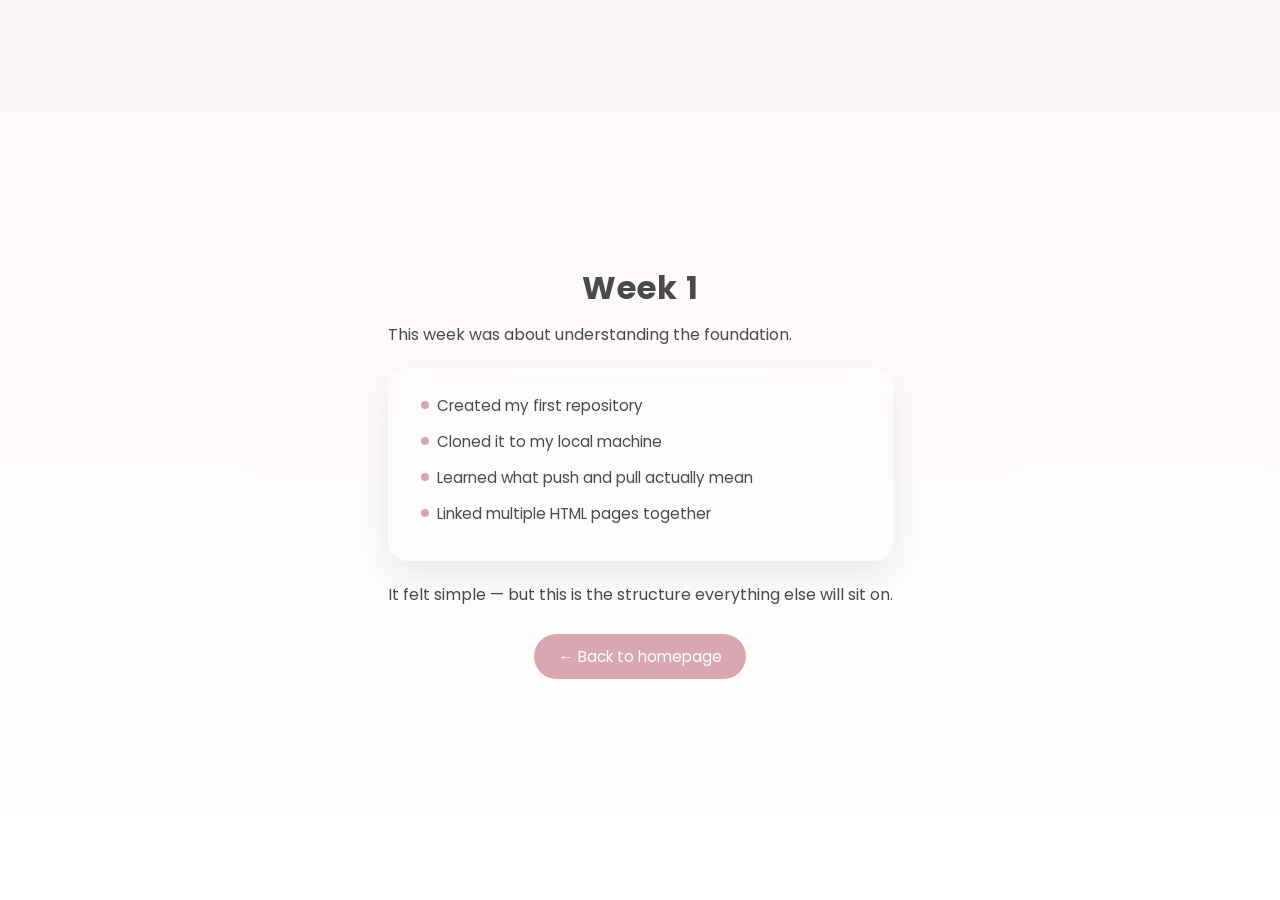
<file: Week1.html>
<!DOCTYPE html>
<html>
  <head>
    <meta charset="UTF-8">
    <title>Week 1 | Learning Summary</title>
    <link href="https://fonts.googleapis.com/css2?family=Poppins:wght@300;400;500&display=swap" rel="stylesheet">
    <link rel="stylesheet" href="styles.css">
  </head>

  <body>
    <main class="week-box">
  <h1>Week 1</h1>

  <p class="week-intro">
    This week was about understanding the foundation.
  </p>

  <div class="week-card">
    <ul>
      <li>Created my first repository</li>
      <li>Cloned it to my local machine</li>
      <li>Learned what push and pull actually mean</li>
      <li>Linked multiple HTML pages together</li>
    </ul>
  </div>

  <p class="reflection">
    It felt simple — but this is the structure everything else will sit on.
  </p>

  <a href="index.html" class="back-btn">← Back to homepage</a>
</main>
  </body>
</html>
</file>
<file: styles.css>
/* Reset a bit */
* {
  margin: 0;
  padding: 0;
  box-sizing: border-box;
}

/* Overall page */
body {
  font-family: 'Poppins', sans-serif;
  color: #4a4a4a;
  line-height: 1.7;
  background: linear-gradient(to bottom, #fdf6f9, #ffffff);
  min-height: 100vh;
}

/* Centered simple layout */
header,
main {
  max-width: 700px;
  margin: 0 auto;
  padding: 20px;
}

/* Heading */
h1 {
  font-size: 2rem;
  letter-spacing: 1px;
  text-align: center;
  margin-top: 40px;
  margin-bottom: 6px;
}

/* Small soft tagline */
.tagline {
  text-align: center;
  font-size: 0.9rem;
  color: #8b7681;
  margin-bottom: 24px;
}

/* Intro paragraph */
.intro {
  text-align: center;
  font-size: 0.95rem;
  margin-bottom: 24px;
}

/* Project list */
.project-list {
  list-style: none;
  max-width: 400px;
  margin: 0 auto;
}

.project-list li {
  margin-bottom: 10px;
}

/* Links */
.project-list a {
  text-decoration: none;
  color: #c87793;
  font-size: 0.95rem;
}

.project-list a:hover {
  text-decoration: underline;
}

/* Center everything on screen */
body {
  display: flex;
  justify-content: center;
  align-items: center;
  min-height: 100vh;
}

/* The glass box */
.glass-container {
  background: rgba(255, 255, 255, 0.25);
  backdrop-filter: blur(15px);
  -webkit-backdrop-filter: blur(15px);
  padding: 40px;
  border-radius: 25px;
  box-shadow: 0 20px 40px rgba(0,0,0,0.1);
  max-width: 600px;
  width: 90%;
  text-align: center;
}

.week-card {
  background: rgba(255, 255, 255, 0.25);   /* semi-transparent */
  backdrop-filter: blur(15px);
  -webkit-backdrop-filter: blur(15px);
  padding: 25px;
  border-radius: 20px;
  box-shadow: 0 15px 35px rgba(0, 0, 0, 0.08);
  margin: 20px 0;
}
/* Week 1 card list */
.week-card ul {
  list-style: none;        /* remove default bullets */
  padding: 0;
  margin: 0;
  text-align: left;        /* looks nicer inside the card */
}

.week-card li {
  position: relative;
  padding-left: 24px;      /* space for our custom dot */
  margin-bottom: 10px;
  font-size: 0.95rem;
}

/* soft custom bullet dot */
.week-card li::before {
  content: "";
  position: absolute;
  left: 8px;
  top: 0.8em;
  transform: translateY(-50%);
  width: 8px;
  height: 8px;
  border-radius: 50%;
  background: #d8a7b1;    /* soft rose */
}

.back-btn {
  display: block;              /* makes it behave like a box */
  width: fit-content;          /* shrink to content width */
  margin: 25px auto 0;         /* auto left & right centers it */
  padding: 10px 24px;
  border-radius: 999px;
  background-color: #d8a7b1;
  color: white;
  text-decoration: none;
  font-size: 0.95rem;
  transition: 0.25s ease;
}

.back-btn:hover {
  background-color: #c87793;
  transform: translateY(-2px);
  box-shadow: 0 8px 18px rgba(216, 167, 177, 0.4);
}
</file>
